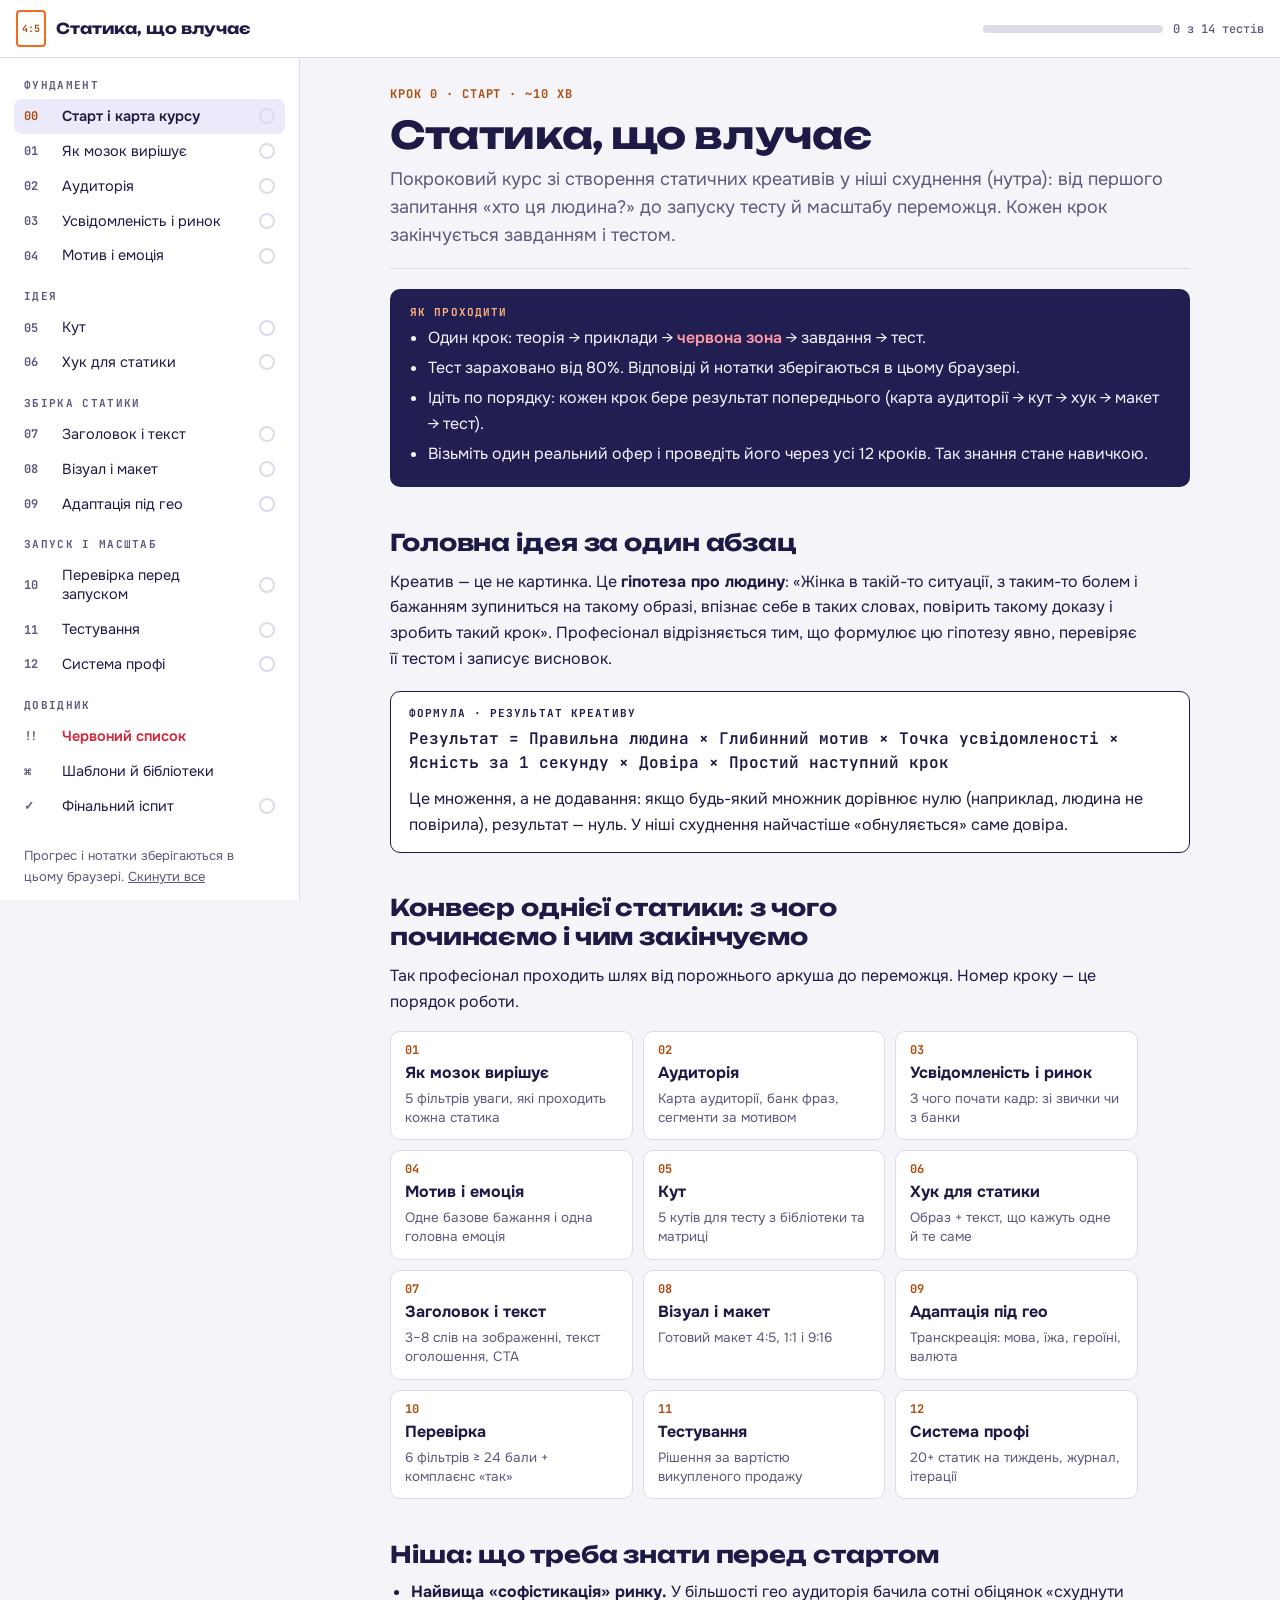
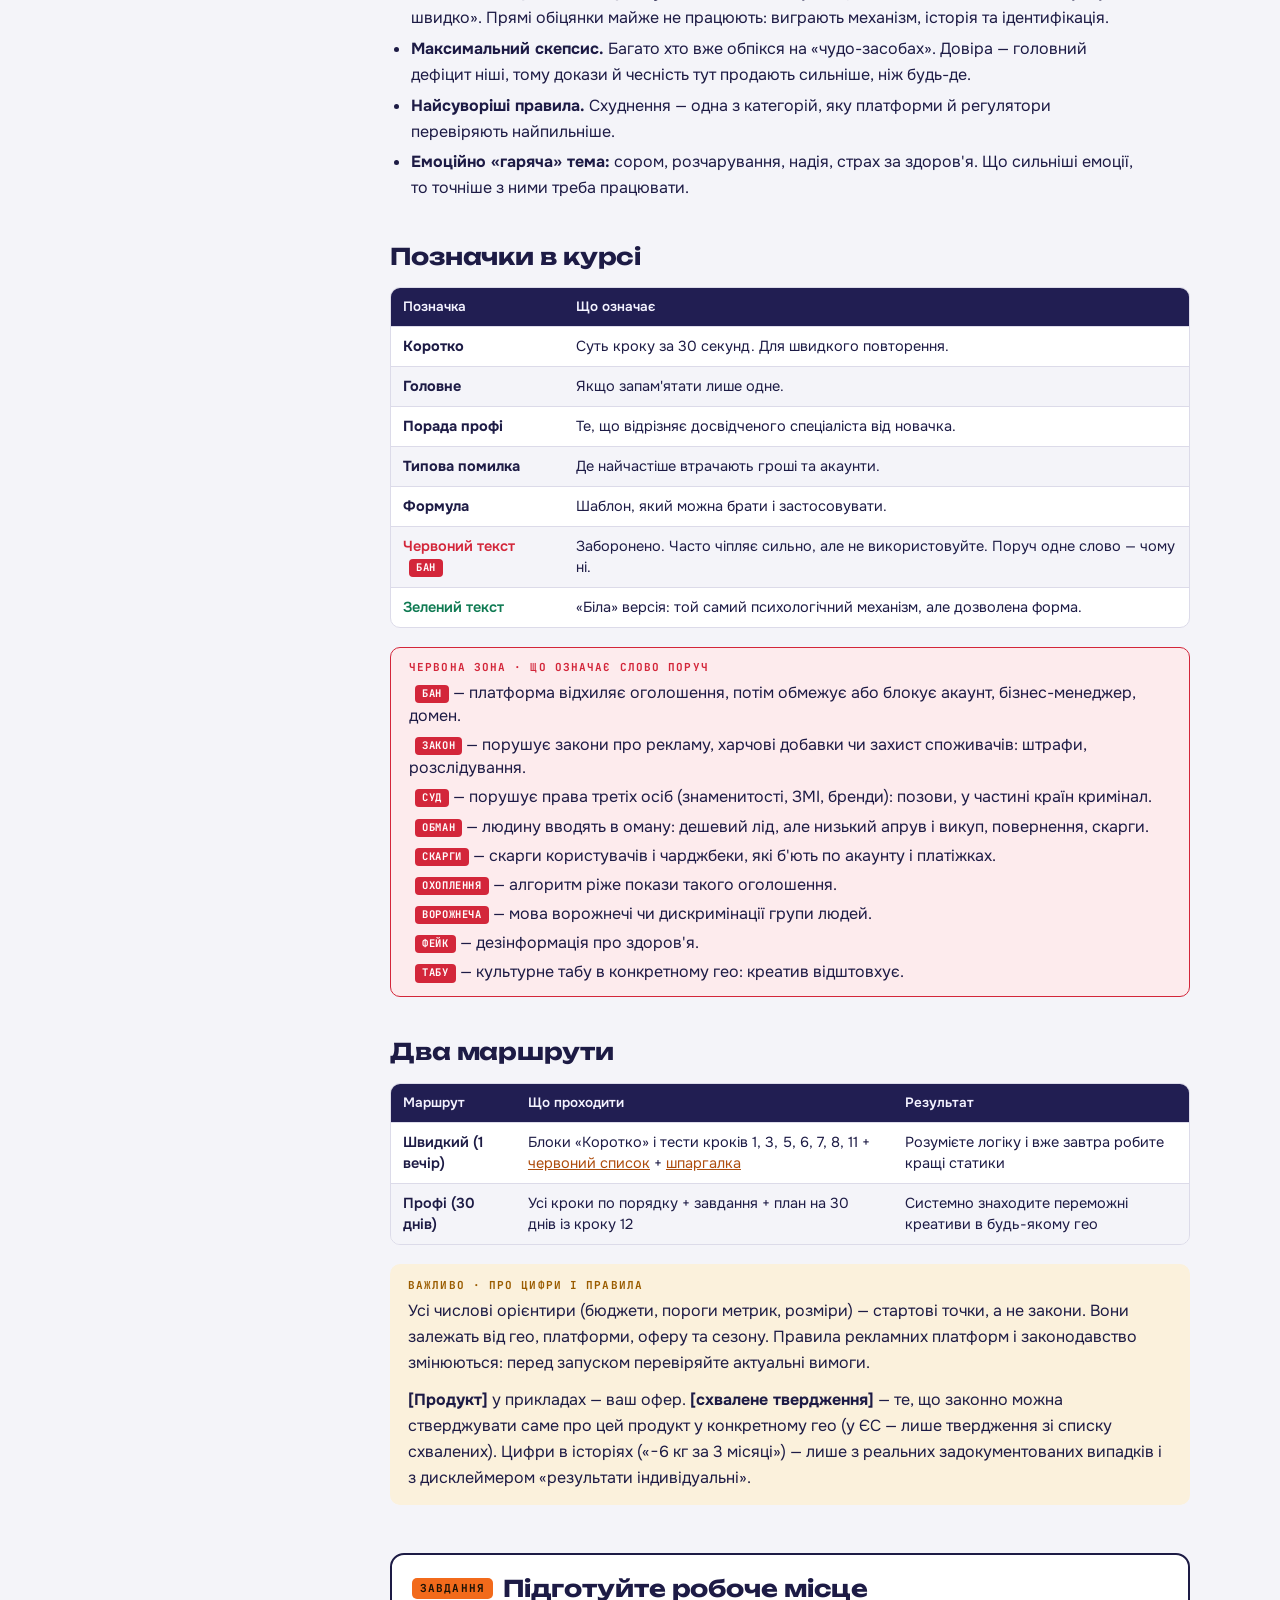
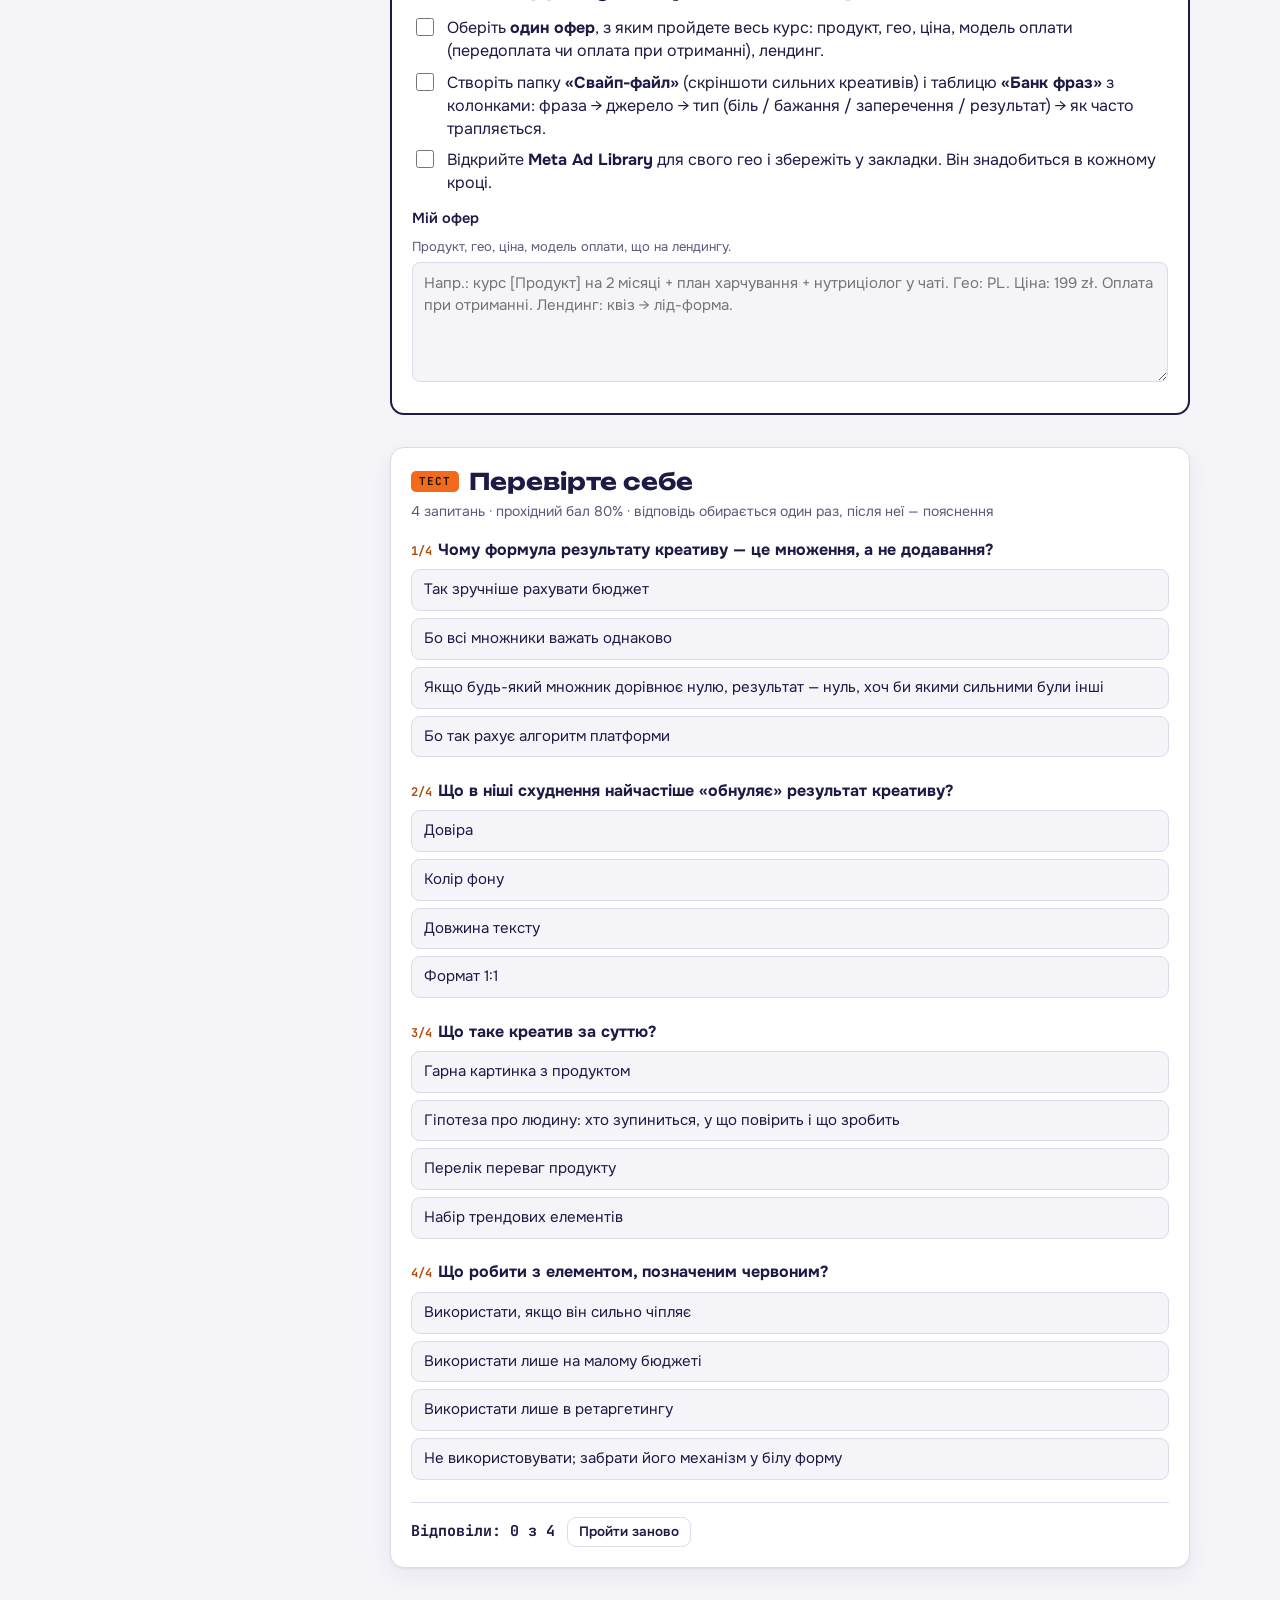
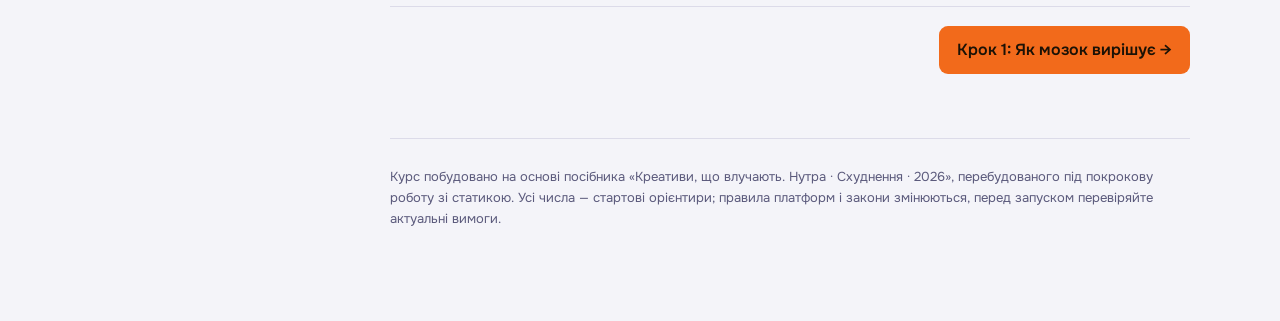
<file: statyka/index.html>
<!doctype html>
<html lang="uk">
<head>
<meta charset="utf-8">
<meta name="viewport" content="width=device-width, initial-scale=1, viewport-fit=cover">
<title>Статика, що влучає</title>
<meta name="claude:viewport-fit-sides" content="cover">
<link rel="preconnect" href="https://fonts.googleapis.com">
<link rel="preconnect" href="https://fonts.gstatic.com" crossorigin>
<link rel="stylesheet" href="https://fonts.googleapis.com/css2?family=Unbounded:wght@500;700&family=Onest:wght@400;500;600;700&family=JetBrains+Mono:wght@500;700&display=swap">
<style>
/* Layout: ліворуч маршрут курсу (конвеєр однієї статики), праворуч колонка уроку.
   Червоний зарезервовано лише для заборон, зелений — для «білих» версій. */
:root{
  --bg:#f4f4f9; --surface:#ffffff; --sunk:#ebebf4; --ink:#1d1b45; --muted:#5b5a7c; --line:#dcdbe9;
  --navy:#211e52; --navy-ink:#f4f3ff;
  --accent:#f26a1b; --accent-ink:#ad4c0c; --accent-soft:#fdeee3;
  --ban:#d3263a; --ban-soft:#fdebed; --ban-ink:#ffffff;
  --ok:#0f7a52; --ok-soft:#e3f4ec;
  --key-soft:#ebeafb; --warn:#9a5c00; --warn-soft:#fbf1dc;
  --shadow:0 1px 2px rgba(29,27,69,.06),0 8px 24px rgba(29,27,69,.06);
  --font-display:"Unbounded","Onest",system-ui,sans-serif;
  --font-body:"Onest",system-ui,-apple-system,"Segoe UI",Roboto,Arial,sans-serif;
  --font-mono:"JetBrains Mono",ui-monospace,SFMono-Regular,Menlo,Consolas,monospace;
  --r:10px;
}
@media (prefers-color-scheme: dark){
  :root:not([data-theme="light"]){
    --bg:#11102a; --surface:#1a1938; --sunk:#151431; --ink:#ebeaf8; --muted:#a6a4c8; --line:#2e2c57;
    --navy:#2b2868; --navy-ink:#f4f3ff;
    --accent:#ff8b42; --accent-ink:#ffa772; --accent-soft:#3a2315;
    --ban:#ff5c6d; --ban-soft:#3a1520; --ban-ink:#2a0008;
    --ok:#45d39b; --ok-soft:#0f2f24;
    --key-soft:#24225a; --warn:#f2b955; --warn-soft:#33270f;
    --shadow:0 1px 2px rgba(0,0,0,.3),0 8px 24px rgba(0,0,0,.25);
    color-scheme:dark;
  }
}
:root[data-theme="dark"]{
  --bg:#11102a; --surface:#1a1938; --sunk:#151431; --ink:#ebeaf8; --muted:#a6a4c8; --line:#2e2c57;
  --navy:#2b2868; --navy-ink:#f4f3ff;
  --accent:#ff8b42; --accent-ink:#ffa772; --accent-soft:#3a2315;
  --ban:#ff5c6d; --ban-soft:#3a1520; --ban-ink:#2a0008;
  --ok:#45d39b; --ok-soft:#0f2f24;
  --key-soft:#24225a; --warn:#f2b955; --warn-soft:#33270f;
  --shadow:0 1px 2px rgba(0,0,0,.3),0 8px 24px rgba(0,0,0,.25);
  color-scheme:dark;
}
[hidden]{display:none!important}
*{box-sizing:border-box}
html{scroll-padding-top:72px}
body{margin:0;background:var(--bg);color:var(--ink);font:400 16px/1.62 var(--font-body);-webkit-font-smoothing:antialiased}
a{color:var(--accent-ink)}
a:focus-visible,button:focus-visible,input:focus-visible,textarea:focus-visible,select:focus-visible,summary:focus-visible{outline:2px solid var(--accent);outline-offset:2px}
h1,h2,h3{text-wrap:balance;line-height:1.2;margin:0}
h1{font:700 clamp(26px,4.2vw,38px)/1.15 var(--font-display);letter-spacing:-.01em}
h2{font:700 clamp(19px,2.6vw,23px)/1.25 var(--font-display);margin-top:2.6rem;letter-spacing:-.005em}
h3{font:700 18px/1.3 var(--font-body);margin-top:1.8rem}
p{margin:.7rem 0}
ul,ol{padding-left:1.3rem;margin:.6rem 0}
li{margin:.3rem 0}
strong{font-weight:700}
code,.mono{font-family:var(--font-mono);font-size:.88em}

/* ---------- top bar ---------- */
.topbar{position:sticky;top:env(safe-area-inset-top,0px);z-index:30;display:flex;align-items:center;gap:14px;
  background:var(--surface);border-bottom:1px solid var(--line);
  padding-block:10px;padding-left:max(16px,env(safe-area-inset-left,0px));padding-right:max(16px,env(safe-area-inset-right,0px))}
.brand{display:flex;align-items:center;gap:10px;color:var(--ink);text-decoration:none;font:700 15px/1.2 var(--font-display);min-width:0;white-space:nowrap;overflow:hidden;text-overflow:ellipsis}
.brand-mark{flex:none;display:inline-grid;place-items:center;width:30px;height:37px;border:2px solid var(--accent);border-radius:4px;font:700 10px/1 var(--font-mono);color:var(--accent-ink)}
.prog{margin-left:auto;display:flex;align-items:center;gap:10px;flex:none}
.prog-track{width:clamp(70px,16vw,180px);height:8px;border-radius:99px;background:var(--line);overflow:hidden}
.prog-fill{height:100%;width:0;background:var(--accent);border-radius:99px;transition:width .4s ease}
.prog-txt{font:500 12px/1 var(--font-mono);color:var(--muted);font-variant-numeric:tabular-nums;white-space:nowrap}
.menu-btn{display:none;flex:none;border:1px solid var(--line);background:var(--sunk);color:var(--ink);border-radius:8px;padding:7px 12px;font:600 14px/1 var(--font-body);cursor:pointer}

/* ---------- layout ---------- */
.layout{display:grid;grid-template-columns:300px minmax(0,1fr);align-items:start}
.sidebar{position:sticky;top:calc(58px + env(safe-area-inset-top,0px));height:calc(100vh - 58px - env(safe-area-inset-top,0px));overflow-y:auto;
  border-right:1px solid var(--line);background:var(--surface);
  padding-block:18px 40px;padding-left:max(14px,env(safe-area-inset-left,0px));padding-right:14px}
.nav-h{font:700 11px/1 var(--font-mono);letter-spacing:.12em;text-transform:uppercase;color:var(--muted);margin:18px 10px 8px}
.nav-group:first-child .nav-h{margin-top:4px}
.sidebar a{display:grid;grid-template-columns:30px minmax(0,1fr) 18px;align-items:center;gap:8px;padding:8px 10px;border-radius:8px;color:var(--ink);text-decoration:none;font-size:14.5px;line-height:1.3}
.sidebar a:hover{background:var(--sunk)}
.sidebar a.active{background:var(--key-soft);font-weight:600}
.sidebar .n{font:700 12px/1 var(--font-mono);color:var(--muted);font-variant-numeric:tabular-nums}
.sidebar a.active .n{color:var(--accent-ink)}
.sidebar .st{width:16px;height:16px;border-radius:50%;border:2px solid var(--line);justify-self:end}
.sidebar a.part .st{border-color:var(--accent);background:linear-gradient(90deg,var(--accent) 50%,transparent 50%)}
.sidebar a.done .st{border-color:var(--ok);background:var(--ok);position:relative}
.sidebar a.done .st::after{content:"";position:absolute;left:4px;top:1px;width:4px;height:8px;border:solid var(--surface);border-width:0 2px 2px 0;transform:rotate(45deg)}
.sidebar a.red .t{color:var(--ban);font-weight:600}
.reset-all{margin:22px 10px 0;font-size:13px;color:var(--muted)}
.reset-all button{background:none;border:0;padding:0;color:var(--muted);text-decoration:underline;cursor:pointer;font:inherit}

.main{min-width:0;padding-block:28px 80px;padding-left:max(16px,env(safe-area-inset-left,0px));padding-right:max(16px,env(safe-area-inset-right,0px))}
.lesson{max-width:800px;margin:0 auto}
.l-head{display:grid;gap:10px;padding-bottom:18px;border-bottom:1px solid var(--line);margin-bottom:20px}
.eyebrow{margin:0;font:700 12px/1.4 var(--font-mono);letter-spacing:.08em;text-transform:uppercase;color:var(--accent-ink)}
.lead{font-size:18px;line-height:1.55;color:var(--muted);margin:0;max-width:65ch}
.passed-badge{justify-self:start;font:700 12px/1 var(--font-mono);padding:6px 10px;border-radius:99px;background:var(--ok-soft);color:var(--ok)}
.lesson > p,.lesson > ul,.lesson > ol{max-width:68ch}

/* ---------- boxes ---------- */
.lbl{margin:0 0 6px;font:700 11px/1.3 var(--font-mono);letter-spacing:.1em;text-transform:uppercase}
.box{border-radius:var(--r);padding:14px 18px;margin:1.2rem 0}
.box > :last-child{margin-bottom:0}
.box > p.lbl + p{margin-top:0}
.box.key{background:var(--key-soft)} .box.key .lbl{color:var(--ink)}
.box.pro{background:var(--ok-soft)} .box.pro .lbl{color:var(--ok)}
.box.err{background:var(--warn-soft)} .box.err .lbl{color:var(--warn)}
.box.ex{background:var(--surface);border:1px solid var(--line)} .box.ex .lbl{color:var(--muted)}
.box.f{background:var(--surface);border:1.5px solid var(--ink)} .box.f .lbl{color:var(--ink)}
.formula{font:600 16px/1.5 var(--font-mono);margin:.2rem 0 .5rem}
.tldr{background:var(--navy);color:var(--navy-ink);border-radius:var(--r);padding:16px 20px;margin:0 0 1.4rem}
.tldr .lbl{color:#ffb27f}
.tldr ul{margin:0;padding-left:1.1rem}
.tldr li{margin:.25rem 0}
.tldr .ban{color:#ff9aa5}

/* ---------- bans ---------- */
.ban{color:var(--ban);font-weight:600}
.why{display:inline-block;vertical-align:1px;margin-left:6px;padding:2px 7px 3px;border-radius:4px;background:var(--ban);color:var(--ban-ink);font:700 10.5px/1.25 var(--font-mono);letter-spacing:.06em;text-transform:uppercase;white-space:nowrap}
.white{color:var(--ok);font-weight:600}
.banbox{border:1.5px solid var(--ban);background:var(--ban-soft);border-radius:var(--r);padding:12px 18px;margin:1.2rem 0}
.banbox .lbl{color:var(--ban)}
.bans{list-style:none;padding:0;margin:0;display:grid;gap:6px}
.bans li{margin:0;line-height:1.45}
.bans .hint{display:block;color:var(--muted);font-size:13.5px;font-weight:400}

/* ---------- tables ---------- */
.tbl{overflow-x:auto;margin:1rem 0 1.2rem;border:1px solid var(--line);border-radius:var(--r);background:var(--surface)}
table{border-collapse:collapse;width:100%;font-size:14.5px;line-height:1.45}
th,td{padding:9px 12px;text-align:left;vertical-align:top;border-bottom:1px solid var(--line)}
th{background:var(--navy);color:var(--navy-ink);font-weight:600;font-size:13.5px}
tr:last-child td{border-bottom:0}
tbody tr:nth-child(even) td{background:color-mix(in srgb,var(--sunk) 55%,transparent)}
td:first-child{font-weight:600}
.tbl.wide table{min-width:640px}
.tbl.plain td:first-child{font-weight:400}
td.ban-cell{color:var(--ban);font-weight:600}
td.ok-cell{color:var(--ok);font-weight:600}
.num{font-variant-numeric:tabular-nums;font-family:var(--font-mono);font-size:13px}

/* ---------- pipeline ---------- */
.pipe{list-style:none;padding:0;margin:1rem 0;display:grid;grid-template-columns:repeat(auto-fill,minmax(220px,1fr));gap:10px;counter-reset:p}
.pipe li{margin:0;background:var(--surface);border:1px solid var(--line);border-radius:var(--r);padding:12px 14px;display:grid;gap:4px;align-content:start}
.pipe a{color:var(--ink);text-decoration:none;font-weight:700}
.pipe a:hover{color:var(--accent-ink)}
.pipe .pn{font:700 12px/1 var(--font-mono);color:var(--accent-ink)}
.pipe .po{font-size:13.5px;color:var(--muted);line-height:1.4}

/* ---------- hierarchy bars ---------- */
.bars{display:grid;gap:7px;margin:1rem 0}
.bar{display:flex;align-items:center;gap:12px;font-size:14px}
.bar span:first-child{flex:none;padding:7px 12px;border-radius:6px;background:var(--navy);color:var(--navy-ink);font:700 12px/1 var(--font-mono);letter-spacing:.06em}
.bar span:last-child{color:var(--muted)}

/* ---------- task ---------- */
.task{margin-top:3rem;border:2px solid var(--ink);border-radius:14px;padding:4px 20px 18px;background:var(--surface)}
.task h2{margin-top:1rem;display:flex;align-items:center;gap:10px;flex-wrap:wrap}
.task h2 .tag,.quiz-h .tag{font:700 11px/1 var(--font-mono);letter-spacing:.1em;text-transform:uppercase;padding:5px 8px;border-radius:5px;background:var(--accent);color:#1b1206}
.checks{list-style:none;padding:0;margin:.8rem 0;display:grid;gap:8px}
.checks li{margin:0}
.checks label{display:flex;gap:10px;align-items:flex-start;cursor:pointer;line-height:1.45}
.checks input{flex:none;width:18px;height:18px;margin-top:2px;accent-color:var(--ok)}
.checks input:checked + span{color:var(--muted);text-decoration:line-through;text-decoration-color:var(--ok)}
textarea,input[type=text],input[type=number],select{font:400 15px/1.5 var(--font-body);color:var(--ink);background:var(--bg);border:1px solid var(--line);border-radius:8px;padding:9px 11px;width:100%}
textarea{min-height:120px;resize:vertical}
.field{display:grid;gap:5px;margin:.8rem 0}
.field > span{font-weight:600;font-size:14.5px}
.field small{color:var(--muted);font-size:13px}
.saved-note{font:500 12px/1 var(--font-mono);color:var(--muted)}
details{border:1px solid var(--line);border-radius:var(--r);padding:10px 14px;margin:1rem 0;background:var(--bg)}
details > summary{cursor:pointer;font-weight:700;color:var(--accent-ink)}
details[open] > summary{margin-bottom:8px}
details > :last-child{margin-bottom:0}

/* ---------- quiz ---------- */
.quiz{margin-top:2rem;border-radius:14px;background:var(--surface);border:1px solid var(--line);padding:6px 20px 20px;box-shadow:var(--shadow)}
.quiz-h{display:flex;align-items:center;gap:10px;flex-wrap:wrap;margin:14px 0 4px}
.quiz-h h2{margin:0}
.quiz-sub{color:var(--muted);font-size:14px;margin:.2rem 0 1rem}
.q{border:0;padding:0;margin:0 0 1.4rem}
.q legend{font-weight:700;padding:0;margin-bottom:8px;line-height:1.4}
.q legend .qn{font:700 12px/1 var(--font-mono);color:var(--accent-ink);margin-right:6px}
.opts{display:grid;gap:7px}
.opt{display:block;width:100%;text-align:left;font:400 15px/1.45 var(--font-body);color:var(--ink);background:var(--bg);border:1.5px solid var(--line);border-radius:9px;padding:9px 12px;cursor:pointer}
.opt:hover:not([disabled]){border-color:var(--ink)}
.opt[disabled]{cursor:default}
.opt.right{border-color:var(--ok);background:var(--ok-soft);color:var(--ink);font-weight:600}
.opt.wrong{border-color:var(--ban);background:var(--ban-soft);color:var(--ink)}
.expl{margin:8px 0 0;font-size:14.5px;padding:9px 12px;border-radius:8px;background:var(--sunk)}
.expl b{font-weight:700}
.quiz-foot{display:flex;align-items:center;gap:12px;flex-wrap:wrap;border-top:1px solid var(--line);padding-top:14px}
.score{font:700 15px/1.3 var(--font-mono)}
.score.pass{color:var(--ok)} .score.fail{color:var(--ban)}
.btn{display:inline-flex;align-items:center;gap:6px;border:0;border-radius:9px;padding:10px 16px;font:600 15px/1 var(--font-body);cursor:pointer;text-decoration:none;background:var(--ink);color:var(--bg)}
.btn.ghost{background:transparent;color:var(--ink);border:1.5px solid var(--line)}
.btn.small{padding:7px 11px;font-size:13.5px}
.btn.acc{background:var(--accent);color:#1b1206}

/* ---------- pager ---------- */
.pager{display:flex;justify-content:space-between;gap:12px;flex-wrap:wrap;margin-top:2.4rem;padding-top:1.2rem;border-top:1px solid var(--line)}
.pager a{text-decoration:none;font-weight:600;color:var(--muted);padding:10px 0}
.pager a.next{margin-left:auto;background:var(--accent);color:#1b1206;padding:11px 18px;border-radius:9px}

/* ---------- tools (calculators) ---------- */
.tool{border:1px solid var(--line);background:var(--surface);border-radius:14px;padding:16px 18px;margin:1.4rem 0}
.tool h3{margin-top:0}
.tool .grid{display:grid;grid-template-columns:repeat(auto-fit,minmax(150px,1fr));gap:10px;align-items:end}
.tool label{display:grid;gap:4px;font-size:13.5px;font-weight:600;color:var(--muted)}
.out{margin-top:12px;padding:12px 14px;border-radius:9px;background:var(--sunk);font-size:15px}
.out .big{font:700 22px/1.2 var(--font-mono);font-variant-numeric:tabular-nums}
.verdict-ok{color:var(--ok);font-weight:700} .verdict-mid{color:var(--warn);font-weight:700} .verdict-bad{color:var(--ban);font-weight:700}
.scorer-row{display:grid;grid-template-columns:minmax(0,1fr) 150px;gap:10px;align-items:center;padding:7px 0;border-bottom:1px solid var(--line)}
.scorer-row:last-child{border-bottom:0}
.scorer-row b{display:block;font-size:14.5px}
.scorer-row small{color:var(--muted);font-size:13px}
.chips{display:flex;flex-wrap:wrap;gap:6px;margin:.6rem 0}
.chip{border:1.5px solid var(--line);background:var(--surface);color:var(--ink);border-radius:99px;padding:5px 11px;font:500 13.5px/1.2 var(--font-body);cursor:pointer}
.chip[aria-pressed="true"]{background:var(--ink);color:var(--bg);border-color:var(--ink)}
.search{max-width:360px}
.copy-fallback{margin-top:8px;font-family:var(--font-mono);font-size:12.5px;min-height:90px}
.jr td{padding:4px}
.jr input{padding:6px 7px;font-size:13.5px;min-width:90px}
.jr td:first-child{font-weight:400}
.jr .ex-row input{color:var(--muted);font-style:italic}

/* ---------- static mockups ---------- */
.gallery{display:grid;grid-template-columns:repeat(auto-fill,minmax(210px,1fr));gap:18px;margin:1.2rem 0}
.gallery figure{margin:0;display:grid;gap:8px;align-content:start}
.gallery figcaption{font-size:13.5px;line-height:1.45;color:var(--muted)}
.gallery figcaption b{color:var(--ink);display:block;font-size:14.5px}
.mock{position:relative;width:100%;max-width:100%;aspect-ratio:4/5;border-radius:8px;overflow:hidden;box-shadow:var(--shadow);font-family:var(--font-body);line-height:1.25;color:#1d1b45;background:#fff;isolation:isolate}
.mock .tag-ad{position:absolute;right:6px;bottom:6px;font:700 9px/1 var(--font-mono);letter-spacing:.06em;background:rgba(0,0,0,.55);color:#fff;padding:3px 5px;border-radius:3px}
.m-note{background:#fffbea;padding:12% 9% 0}
.m-note .bar1{position:absolute;left:0;right:0;top:0;height:9%;display:flex;align-items:center;padding:0 7%;font:600 11px/1 var(--font-body);color:#c58f00;background:#fff6d1}
.m-note h4{margin:6% 0 4%;font:700 clamp(18px,5.4vw,26px)/1.1 var(--font-body);color:#1f1d1a}
.m-note ul{list-style:none;padding:0;margin:0;display:grid;gap:7px;font-size:13px;color:#2b2925}
.m-note li{margin:0;display:flex;gap:7px}
.m-note li::before{content:"";flex:none;width:12px;height:12px;border:1.5px solid #c58f00;border-radius:3px;margin-top:1px}
.m-note .foot{position:absolute;left:9%;right:9%;bottom:8%;font:700 15px/1.2 var(--font-body);color:#1f1d1a;background:#ffd84d;padding:8px 10px;border-radius:4px}
.m-split{display:grid;grid-template-columns:1fr 1fr;background:#f3efe8}
.m-split .half{position:relative;display:grid;place-items:center;padding-top:22%}
.m-split .half:first-child{background:#e9e2d6}
.m-split .cap{position:absolute;top:8%;left:0;right:0;text-align:center;font:700 12px/1.2 var(--font-body);color:#3a3328}
.plate{width:78%;aspect-ratio:1;border-radius:50%;border:7px solid #fff;box-shadow:0 4px 10px rgba(0,0,0,.18)}
.plate.then{background:conic-gradient(#e7c27d 0 62%,#9c5a26 62% 88%,#7dbb5e 88%)}
.plate.now{background:conic-gradient(#6fb552 0 50%,#e9a14a 50% 75%,#d9c3a0 75%)}
.m-split .band{position:absolute;left:0;right:0;bottom:15%;margin:0 7%;background:#1d1b45;color:#fff;text-align:center;font:700 16px/1.2 var(--font-body);padding:9px 8px;border-radius:5px}
.m-split .proof{position:absolute;left:0;right:0;bottom:6%;text-align:center;font-size:10.5px;color:#3a3328}
.m-comment{background:linear-gradient(160deg,#f6d9b8,#e6b98f 55%,#cf9468)}
.m-comment .bubble{position:absolute;left:7%;right:12%;top:8%;background:#fff;border-radius:12px;padding:9px 11px;font-size:12.5px;box-shadow:0 3px 10px rgba(0,0,0,.15);display:flex;gap:8px;align-items:flex-start}
.m-comment .ava{flex:none;width:24px;height:24px;border-radius:50%;background:#b98a6e}
.m-comment .bubble b{display:block;font-size:11px;color:#6b6460}
.m-comment .say{position:absolute;left:7%;right:7%;top:28%;font:700 18px/1.15 var(--font-body);color:#2a1b10}
.m-comment .plate{position:absolute;width:44%;left:28%;bottom:8%}
.m-list{background:#1d1b45;color:#fff;padding:11% 9%}
.m-list h4{margin:0 0 9%;font:700 clamp(17px,5vw,23px)/1.15 var(--font-body)}
.m-list ol{list-style:none;padding:0;margin:0;display:grid;gap:10px;counter-reset:m}
.m-list li{margin:0;display:flex;gap:10px;align-items:center;font-size:14px;counter-increment:m}
.m-list li::before{content:counter(m);flex:none;width:26px;height:26px;border-radius:50%;background:#f26a1b;color:#1d1b45;display:grid;place-items:center;font:700 13px/1 var(--font-mono)}
.m-list .foot{position:absolute;left:9%;right:9%;bottom:7%;font-size:11px;color:#c9c7ef}
.m-quiz{background:#e5f3ec;padding:10% 8%}
.m-quiz h4{margin:0 0 7%;font:700 clamp(17px,5vw,22px)/1.15 var(--font-body);color:#123b2b}
.m-quiz .o{background:#fff;border:1.5px solid #9fd0b8;border-radius:7px;padding:7px 9px;font-size:12.5px;margin-bottom:6px;color:#123b2b}
.m-quiz .o b{color:#0f7a52;margin-right:5px}
.m-quiz .foot{position:absolute;left:8%;right:8%;bottom:6%;background:#0f7a52;color:#fff;text-align:center;font:700 13px/1.2 var(--font-body);padding:8px;border-radius:6px}
.m-quote{background:#fff;padding:11% 9%}
.m-quote .qm{font:700 64px/0.7 Georgia,serif;color:#f26a1b}
.m-quote p{margin:4% 0 0;font:600 clamp(16px,4.6vw,20px)/1.3 var(--font-body);color:#1d1b45}
.m-quote .who{position:absolute;left:9%;right:9%;bottom:8%;display:flex;gap:9px;align-items:center;font-size:11.5px;color:#4b4a6a}
.m-quote .who i{flex:none;width:34px;height:34px;border-radius:50%;background:#d7d4ee}
.m-bad{background:#fff200;outline:3px solid var(--ban);outline-offset:-3px}
.m-bad .shout{position:absolute;left:5%;right:5%;top:5%;font:800 clamp(18px,5.4vw,26px)/1 Impact,Arial Black,sans-serif;color:#e00000;text-align:center;text-transform:uppercase}
.m-bad .jar{position:absolute;left:8%;top:28%;width:28%;height:38%;border-radius:10px 10px 6px 6px;background:linear-gradient(#2a8c3a 0 22%,#f5f5f5 22%)}
.m-bad .doc{position:absolute;right:8%;top:28%;width:36%;height:38%;border-radius:50% 50% 8px 8px;background:#eaf2fb;border:2px solid #9ab}
.m-bad .doc::after{content:"«ЛІКАР»";position:absolute;left:0;right:0;bottom:8px;text-align:center;font:700 9px/1 var(--font-mono);color:#456}
.m-bad .play{position:absolute;left:50%;top:44%;width:44px;height:44px;margin-left:-22px;border-radius:50%;background:rgba(0,0,0,.6)}
.m-bad .play::after{content:"";position:absolute;left:17px;top:12px;border-left:14px solid #fff;border-top:10px solid transparent;border-bottom:10px solid transparent}
.m-bad .left{position:absolute;left:5%;right:5%;bottom:6%;background:#e00000;color:#fff;font:700 12px/1.2 var(--font-body);text-align:center;padding:6px;border-radius:4px}
.bad-cap b{color:var(--ban)!important}

/* anatomy */
.anat{display:grid;grid-template-columns:minmax(0,320px) minmax(0,1fr);gap:22px;align-items:start;margin:1.2rem 0}
.anat-ctrl{display:flex;flex-wrap:wrap;gap:6px;margin-bottom:10px}
.anat-stage{display:grid;place-items:center;background:var(--sunk);border-radius:12px;padding:16px;min-height:200px}
.am{position:relative;width:100%;max-width:260px;aspect-ratio:4/5;background:#f3efe8;border-radius:6px;overflow:hidden;box-shadow:var(--shadow);transition:transform .35s ease;transform-origin:center}
.am.r11{aspect-ratio:1/1}
.am.r916{aspect-ratio:9/16;max-width:200px}
.am.thumb{transform:scale(.2)}
.am .z-hook{position:absolute;left:7%;right:7%;top:8%;font:700 18px/1.15 var(--font-body);color:#1d1b45;background:#fff;padding:7px 9px;border-radius:5px;text-align:center}
.am .z-vis{position:absolute;left:50%;top:54%;width:56%;transform:translate(-50%,-50%)}
.am .z-vis .plate{width:100%}
.am .z-proof{position:absolute;left:7%;right:7%;bottom:7%;font-size:10.5px;line-height:1.25;color:#3a3328;text-align:center;background:rgba(255,255,255,.8);padding:4px;border-radius:4px}
.am .z-logo{position:absolute;right:5%;bottom:2.2%;font:700 9px/1 var(--font-mono);color:#1d1b45;background:#fff;border-radius:3px;padding:3px 5px}
.am.r11 .z-hook{top:6%;font-size:16px}
.am.r11 .z-vis{width:44%}
.am.r11 .z-proof{bottom:8%}
.am.r916 .z-hook{top:16.5%;font-size:13px;padding:5px 7px}
.am.r916 .z-vis{top:44%;width:40%}
.am.r916 .z-proof{bottom:34.5%;font-size:9.5px}
.am.r916 .z-logo{display:none}
.am .safe{position:absolute;left:0;right:0;background:repeating-linear-gradient(45deg,rgba(211,38,58,.28) 0 6px,rgba(211,38,58,.12) 6px 12px);display:none;align-items:center;justify-content:center;font:700 9px/1.2 var(--font-mono);color:#7a0010;text-align:center}
.am.r916 .safe{display:flex}
.am .safe.top{top:0;height:15%}
.am .safe.bot{bottom:0;height:33%}
.am.zones .z-hook,.am.zones .z-vis,.am.zones .z-proof,.am.zones .z-logo{outline:2px dashed #f26a1b;outline-offset:2px}
.zone-key{list-style:none;padding:0;margin:0;display:grid;gap:10px}
.zone-key li{margin:0;display:grid;grid-template-columns:auto 1fr;gap:10px;align-items:start}
.zone-key .k{font:700 11px/1 var(--font-mono);padding:5px 7px;border-radius:4px;background:var(--accent-soft);color:var(--accent-ink);white-space:nowrap}

.footer{max-width:800px;margin:4rem auto 0;color:var(--muted);font-size:13px;border-top:1px solid var(--line);padding-top:16px}

/* ---------- responsive ---------- */
@media (max-width: 960px){
  .layout{grid-template-columns:minmax(0,1fr)}
  .menu-btn{display:inline-block}
  .sidebar{position:fixed;z-index:40;left:0;top:calc(57px + env(safe-area-inset-top,0px));bottom:0;height:auto;width:min(340px,88vw);transform:translateX(-102%);transition:transform .25s ease;box-shadow:var(--shadow)}
  body.nav-open .sidebar{transform:none}
  body.nav-open .scrim{display:block}
  .anat{grid-template-columns:minmax(0,1fr)}
}
.scrim{display:none;position:fixed;inset:0;z-index:35;background:rgba(10,8,30,.45)}
@media (max-width: 520px){
  .brand{font-size:13px}
  .prog-track{display:none}
  .lead{font-size:16.5px}
  .task,.quiz{padding-left:14px;padding-right:14px}
  .scorer-row{grid-template-columns:minmax(0,1fr)}
}
@media (prefers-reduced-motion: reduce){
  *{transition:none!important;animation:none!important}
}
</style>
</head>
<body>

<header class="topbar">
  <button class="menu-btn" id="menuBtn" type="button" aria-controls="sidebar" aria-expanded="false">Зміст</button>
  <a class="brand" href="#start"><span class="brand-mark" aria-hidden="true">4:5</span><span>Статика, що влучає</span></a>
  <div class="prog" title="Пройдені тести">
    <div class="prog-track"><div class="prog-fill" id="progFill"></div></div>
    <span class="prog-txt" id="progTxt">0 з 14 тестів</span>
  </div>
</header>
<div class="scrim" id="scrim"></div>
<div class="layout">
<nav class="sidebar" id="sidebar" aria-label="Кроки курсу">
  <div class="nav-group">
    <p class="nav-h">Фундамент</p>
    <a href="#start" data-step="start"><span class="n">00</span><span class="t">Старт і карта курсу</span><span class="st"></span></a>
    <a href="#k1" data-step="k1"><span class="n">01</span><span class="t">Як мозок вирішує</span><span class="st"></span></a>
    <a href="#k2" data-step="k2"><span class="n">02</span><span class="t">Аудиторія</span><span class="st"></span></a>
    <a href="#k3" data-step="k3"><span class="n">03</span><span class="t">Усвідомленість і ринок</span><span class="st"></span></a>
    <a href="#k4" data-step="k4"><span class="n">04</span><span class="t">Мотив і емоція</span><span class="st"></span></a>
  </div>
  <div class="nav-group">
    <p class="nav-h">Ідея</p>
    <a href="#k5" data-step="k5"><span class="n">05</span><span class="t">Кут</span><span class="st"></span></a>
    <a href="#k6" data-step="k6"><span class="n">06</span><span class="t">Хук для статики</span><span class="st"></span></a>
  </div>
  <div class="nav-group">
    <p class="nav-h">Збірка статики</p>
    <a href="#k7" data-step="k7"><span class="n">07</span><span class="t">Заголовок і текст</span><span class="st"></span></a>
    <a href="#k8" data-step="k8"><span class="n">08</span><span class="t">Візуал і макет</span><span class="st"></span></a>
    <a href="#k9" data-step="k9"><span class="n">09</span><span class="t">Адаптація під гео</span><span class="st"></span></a>
  </div>
  <div class="nav-group">
    <p class="nav-h">Запуск і масштаб</p>
    <a href="#k10" data-step="k10"><span class="n">10</span><span class="t">Перевірка перед запуском</span><span class="st"></span></a>
    <a href="#k11" data-step="k11"><span class="n">11</span><span class="t">Тестування</span><span class="st"></span></a>
    <a href="#k12" data-step="k12"><span class="n">12</span><span class="t">Система профі</span><span class="st"></span></a>
  </div>
  <div class="nav-group">
    <p class="nav-h">Довідник</p>
    <a href="#red" data-step="red" class="red"><span class="n">!!</span><span class="t">Червоний список</span><span class="st" style="visibility:hidden"></span></a>
    <a href="#tools" data-step="tools"><span class="n">⌘</span><span class="t">Шаблони й бібліотеки</span><span class="st" style="visibility:hidden"></span></a>
    <a href="#exam" data-step="exam"><span class="n">✓</span><span class="t">Фінальний іспит</span><span class="st"></span></a>
  </div>
  <p class="reset-all">Прогрес і нотатки зберігаються в цьому браузері. <button type="button" id="resetAll">Скинути все</button></p>
  <p class="reset-all" id="resetConfirm" hidden>Точно стерти всі відповіді й нотатки? <button type="button" id="resetYes">Так, стерти</button> · <button type="button" id="resetNo">Ні</button></p>
</nav>
<main class="main" id="main">

<!-- ================= СТАРТ ================= -->
<section class="lesson" id="start">
  <header class="l-head">
    <p class="eyebrow">Крок 0 · Старт · ~10 хв</p>
    <h1>Статика, що влучає</h1>
    <p class="lead">Покроковий курс зі створення статичних креативів у ніші схуднення (нутра): від першого запитання «хто ця людина?» до запуску тесту й масштабу переможця. Кожен крок закінчується завданням і тестом.</p>
    <span class="passed-badge" data-badge="start" hidden>Тест пройдено</span>
  </header>

  <div class="tldr">
    <p class="lbl">Як проходити</p>
    <ul>
      <li>Один крок: теорія → приклади → <span class="ban">червона зона</span> → завдання → тест.</li>
      <li>Тест зараховано від 80%. Відповіді й нотатки зберігаються в цьому браузері.</li>
      <li>Ідіть по порядку: кожен крок бере результат попереднього (карта аудиторії → кут → хук → макет → тест).</li>
      <li>Візьміть один реальний офер і проведіть його через усі 12 кроків. Так знання стане навичкою.</li>
    </ul>
  </div>

  <h2>Головна ідея за один абзац</h2>
  <p>Креатив — це не картинка. Це <strong>гіпотеза про людину</strong>: «Жінка в такій-то ситуації, з таким-то болем і бажанням зупиниться на такому образі, впізнає себе в таких словах, повірить такому доказу і зробить такий крок». Професіонал відрізняється тим, що формулює цю гіпотезу явно, перевіряє її тестом і записує висновок.</p>

  <div class="box f">
    <p class="lbl">Формула · результат креативу</p>
    <p class="formula">Результат = Правильна людина × Глибинний мотив × Точка усвідомленості × Ясність за 1 секунду × Довіра × Простий наступний крок</p>
    <p>Це множення, а не додавання: якщо будь-який множник дорівнює нулю (наприклад, людина не повірила), результат — нуль. У ніші схуднення найчастіше «обнуляється» саме довіра.</p>
  </div>

  <h2>Конвеєр однієї статики: з чого починаємо і чим закінчуємо</h2>
  <p>Так професіонал проходить шлях від порожнього аркуша до переможця. Номер кроку — це порядок роботи.</p>
  <ol class="pipe">
    <li><span class="pn">01</span><a href="#k1">Як мозок вирішує</a><span class="po">5 фільтрів уваги, які проходить кожна статика</span></li>
    <li><span class="pn">02</span><a href="#k2">Аудиторія</a><span class="po">Карта аудиторії, банк фраз, сегменти за мотивом</span></li>
    <li><span class="pn">03</span><a href="#k3">Усвідомленість і ринок</a><span class="po">З чого почати кадр: зі звички чи з банки</span></li>
    <li><span class="pn">04</span><a href="#k4">Мотив і емоція</a><span class="po">Одне базове бажання і одна головна емоція</span></li>
    <li><span class="pn">05</span><a href="#k5">Кут</a><span class="po">5 кутів для тесту з бібліотеки та матриці</span></li>
    <li><span class="pn">06</span><a href="#k6">Хук для статики</a><span class="po">Образ + текст, що кажуть одне й те саме</span></li>
    <li><span class="pn">07</span><a href="#k7">Заголовок і текст</a><span class="po">3–8 слів на зображенні, текст оголошення, CTA</span></li>
    <li><span class="pn">08</span><a href="#k8">Візуал і макет</a><span class="po">Готовий макет 4:5, 1:1 і 9:16</span></li>
    <li><span class="pn">09</span><a href="#k9">Адаптація під гео</a><span class="po">Транскреація: мова, їжа, героїні, валюта</span></li>
    <li><span class="pn">10</span><a href="#k10">Перевірка</a><span class="po">6 фільтрів ≥ 24 бали + комплаєнс «так»</span></li>
    <li><span class="pn">11</span><a href="#k11">Тестування</a><span class="po">Рішення за вартістю викупленого продажу</span></li>
    <li><span class="pn">12</span><a href="#k12">Система профі</a><span class="po">20+ статик на тиждень, журнал, ітерації</span></li>
  </ol>

  <h2>Ніша: що треба знати перед стартом</h2>
  <ul>
    <li><strong>Найвища «софістикація» ринку.</strong> У більшості гео аудиторія бачила сотні обіцянок «схуднути швидко». Прямі обіцянки майже не працюють: виграють механізм, історія та ідентифікація.</li>
    <li><strong>Максимальний скепсис.</strong> Багато хто вже обпікся на «чудо-засобах». Довіра — головний дефіцит ніші, тому докази й чесність тут продають сильніше, ніж будь-де.</li>
    <li><strong>Найсуворіші правила.</strong> Схуднення — одна з категорій, яку платформи й регулятори перевіряють найпильніше.</li>
    <li><strong>Емоційно «гаряча» тема:</strong> сором, розчарування, надія, страх за здоров'я. Що сильніші емоції, то точніше з ними треба працювати.</li>
  </ul>

  <h2>Позначки в курсі</h2>
  <div class="tbl plain"><table>
    <thead><tr><th>Позначка</th><th>Що означає</th></tr></thead>
    <tbody>
      <tr><td><b>Коротко</b></td><td>Суть кроку за 30 секунд. Для швидкого повторення.</td></tr>
      <tr><td><b>Головне</b></td><td>Якщо запам'ятати лише одне.</td></tr>
      <tr><td><b>Порада профі</b></td><td>Те, що відрізняє досвідченого спеціаліста від новачка.</td></tr>
      <tr><td><b>Типова помилка</b></td><td>Де найчастіше втрачають гроші та акаунти.</td></tr>
      <tr><td><b>Формула</b></td><td>Шаблон, який можна брати і застосовувати.</td></tr>
      <tr><td><span class="ban">Червоний текст</span><b class="why">Бан</b></td><td>Заборонено. Часто чіпляє сильно, але не використовуйте. Поруч одне слово — чому ні.</td></tr>
      <tr><td><span class="white">Зелений текст</span></td><td>«Біла» версія: той самий психологічний механізм, але дозволена форма.</td></tr>
    </tbody>
  </table></div>

  <div class="banbox">
    <p class="lbl">Червона зона · що означає слово поруч</p>
    <ul class="bans">
      <li><b class="why">Бан</b> — платформа відхиляє оголошення, потім обмежує або блокує акаунт, бізнес-менеджер, домен.</li>
      <li><b class="why">Закон</b> — порушує закони про рекламу, харчові добавки чи захист споживачів: штрафи, розслідування.</li>
      <li><b class="why">Суд</b> — порушує права третіх осіб (знаменитості, ЗМІ, бренди): позови, у частині країн кримінал.</li>
      <li><b class="why">Обман</b> — людину вводять в оману: дешевий лід, але низький апрув і викуп, повернення, скарги.</li>
      <li><b class="why">Скарги</b> — скарги користувачів і чарджбеки, які б'ють по акаунту і платіжках.</li>
      <li><b class="why">Охоплення</b> — алгоритм ріже покази такого оголошення.</li>
      <li><b class="why">Ворожнеча</b> — мова ворожнечі чи дискримінації групи людей.</li>
      <li><b class="why">Фейк</b> — дезінформація про здоров'я.</li>
      <li><b class="why">Табу</b> — культурне табу в конкретному гео: креатив відштовхує.</li>
    </ul>
  </div>

  <h2>Два маршрути</h2>
  <div class="tbl"><table>
    <thead><tr><th>Маршрут</th><th>Що проходити</th><th>Результат</th></tr></thead>
    <tbody>
      <tr><td>Швидкий (1 вечір)</td><td>Блоки «Коротко» і тести кроків 1, 3, 5, 6, 7, 8, 11 + <a href="#red">червоний список</a> + <a href="#tools">шпаргалка</a></td><td>Розумієте логіку і вже завтра робите кращі статики</td></tr>
      <tr><td>Профі (30 днів)</td><td>Усі кроки по порядку + завдання + план на 30 днів із кроку 12</td><td>Системно знаходите переможні креативи в будь-якому гео</td></tr>
    </tbody>
  </table></div>

  <div class="box err">
    <p class="lbl">Важливо · про цифри і правила</p>
    <p>Усі числові орієнтири (бюджети, пороги метрик, розміри) — стартові точки, а не закони. Вони залежать від гео, платформи, оферу та сезону. Правила рекламних платформ і законодавство змінюються: перед запуском перевіряйте актуальні вимоги.</p>
    <p><strong>[Продукт]</strong> у прикладах — ваш офер. <strong>[схвалене твердження]</strong> — те, що законно можна стверджувати саме про цей продукт у конкретному гео (у ЄС — лише твердження зі списку схвалених). Цифри в історіях («−6 кг за 3 місяці») — лише з реальних задокументованих випадків і з дисклеймером «результати індивідуальні».</p>
  </div>

  <section class="task" aria-labelledby="t-start">
    <h2 id="t-start"><span class="tag">Завдання</span> Підготуйте робоче місце</h2>
    <ul class="checks">
      <li><label><input type="checkbox" data-chk="start-1"><span>Оберіть <strong>один офер</strong>, з яким пройдете весь курс: продукт, гео, ціна, модель оплати (передоплата чи оплата при отриманні), лендинг.</span></label></li>
      <li><label><input type="checkbox" data-chk="start-2"><span>Створіть папку <strong>«Свайп-файл»</strong> (скріншоти сильних креативів) і таблицю <strong>«Банк фраз»</strong> з колонками: фраза → джерело → тип (біль / бажання / заперечення / результат) → як часто трапляється.</span></label></li>
      <li><label><input type="checkbox" data-chk="start-3"><span>Відкрийте <strong>Meta Ad Library</strong> для свого гео і збережіть у закладки. Він знадобиться в кожному кроці.</span></label></li>
    </ul>
    <label class="field"><span>Мій офер</span><small>Продукт, гео, ціна, модель оплати, що на лендингу.</small>
      <textarea data-note="start-offer" placeholder="Напр.: курс [Продукт] на 2 місяці + план харчування + нутриціолог у чаті. Гео: PL. Ціна: 199 zł. Оплата при отриманні. Лендинг: квіз → лід-форма."></textarea></label>
  </section>

  <section class="quiz" data-quiz="start" aria-label="Тест до кроку 0"></section>

  <nav class="pager"><a href="#k1" class="next">Крок 1: Як мозок вирішує →</a></nav>
</section>

<!-- ================= КРОК 1 ================= -->
<section class="lesson" id="k1" hidden>
  <header class="l-head">
    <p class="eyebrow">Крок 1 з 12 · Фундамент · ~25 хв</p>
    <h1>Як мозок вирішує: дивитися чи гортати</h1>
    <p class="lead">Психологічний фундамент. Без нього всі шаблони — лотерея.</p>
    <span class="passed-badge" data-badge="k1" hidden>Тест пройдено</span>
  </header>

  <div class="tldr">
    <p class="lbl">Коротко</p>
    <ul>
      <li>Людина дивиться не на рекламу, а на себе. Статика — дзеркало її ситуації.</li>
      <li>Спершу відчуття «це про мене», потім аргументи «чому це працює». Ніколи навпаки.</li>
      <li>Статика проходить 5 фільтрів: зупинка → зачеплення → утримання → довіра → дія. Перші два — за одну секунду і в одному кадрі.</li>
    </ul>
  </div>

  <h2>1.1 Сім законів сильного креативу</h2>
  <ol>
    <li><strong>Людина дивиться не рекламу — вона дивиться на себе.</strong> Креатив має бути дзеркалом її ситуації, болю чи мрії. Продукт — лише міст.</li>
    <li><strong>Зупиняє не краса, а відповідність і контраст.</strong> «Це про мене» + «це не схоже на всі ці "мінус 10 кг"».</li>
    <li><strong>Одна ідея на креатив.</strong> Три вигоди в одному кадрі = нуль вигод у голові глядача.</li>
    <li><strong>Конкретика перемагає красномовність.</strong> «Перестала їсти після 20:00» сильніше за «змінила харчування».</li>
    <li><strong>Говоріть словами клієнтки, а не бренду.</strong> «Зриваюся ввечері» сильніше за «емоційне переїдання».</li>
    <li><strong>Обіцянка має бути сильною, правдоподібною і правдивою.</strong> У схудненні перебільшення вбиває довіру, конверсію, апрув і рекламні акаунти.</li>
    <li><strong>Переможця визначає тест, а не смак.</strong> Ваша думка — це гіпотеза; рішення ухвалює ринок.</li>
  </ol>

  <h2>1.2 Дві системи мислення</h2>
  <p>Деніел Канеман описав дві «системи» мислення. <strong>Система 1</strong> — швидка, автоматична, емоційна: працює на образах, асоціаціях і впізнаванні. <strong>Система 2</strong> — повільна, логічна, потребує зусиль. Коли людина гортає стрічку, вона майже завжди в Системі 1: мозок за частки секунди вирішує, чи варте щось уваги.</p>
  <p>Звідси три вимоги до статики:</p>
  <ul>
    <li><strong>Зчитуватися без зусиль.</strong> Ефект «легкості обробки»: те, що легко сприймається, здається приємнішим і навіть правдивішим. Великий шрифт, простий кадр, знайомі слова.</li>
    <li><strong>Запускати емоцію або впізнавання раніше, ніж логіку.</strong> Спершу «о, це ж я ввечері біля холодильника», потім «чому це працює».</li>
    <li><strong>Давати аргументи Системі 2 вже після того, як увага захоплена</strong> — у тексті оголошення і на лендингу: склад, механізм, гарантія. Скептична аудиторія схуднення обов'язково їх шукатиме.</li>
  </ul>
  <div class="box key"><p class="lbl">Головне</p><p>Спершу — відчуття «це про мене». Потім — аргументи «чому це працює». Ніколи навпаки.</p></div>

  <h2>1.3 Ланцюжок уваги: 5 фільтрів для статики</h2>
  <p>Кожен креатив проходить п'ять послідовних фільтрів у голові глядача. Якщо він провалює перший, решта не має значення. Модель також підказує, яку метрику дивитися, щоб зрозуміти, де саме креатив «ламається» (детально — у <a href="#k11">кроці 11</a>).</p>
  <div class="tbl wide"><table>
    <thead><tr><th>Фільтр</th><th>Час</th><th>Що робить статика</th><th>Метрика-індикатор</th></tr></thead>
    <tbody>
      <tr><td>1. Зупинка</td><td class="num">0–1 с</td><td>Контраст із фідом, обличчя з емоцією, незвичний предмет (тарілка, холодильник, джинси на вішалці), великий текст-хук</td><td>CTR, CPM (дешевий показ = алгоритм бачить реакцію)</td></tr>
      <tr><td>2. Зачеплення</td><td class="num">≈1 с</td><td>Заголовок на зображенні називає ситуацію, біль чи бажання точніше, ніж людина сама б сказала: «зриваюся ввечері»</td><td>CTR</td></tr>
      <tr><td>3. Утримання</td><td class="num">3–15 с</td><td>У статиці «утримання» — це прочитання тексту оголошення: перший рядок до «Ще…» відкриває інтригу, показує механізм, історію</td><td>CTR за посиланням, кліки на «Ще»</td></tr>
      <tr><td>4. Довіра</td><td class="num">весь час</td><td>Один рядок доказу, схожа героїня, реальний фахівець, гарантія, дисклеймер</td><td>Конверсія лендингу, апрув</td></tr>
      <tr><td>5. Дія</td><td class="num">фінал</td><td>Один зрозумілий крок (тест, план, курс), низький поріг, зняття ризику</td><td>CTR, CVR, CPA, викуп</td></tr>
    </tbody>
  </table></div>
  <div class="box key"><p class="lbl">Головне для статики</p><p>У відео є три секунди на хук. У статиці їх немає: <strong>зупинка і зачеплення відбуваються одночасно, в одному кадрі</strong>. Тому образ і текст на зображенні мусять говорити одне й те саме і бути зрозумілими за секунду.</p></div>

  <h2>1.4 Когнітивні упередження: 22 важелі</h2>
  <p>Упередження — передбачувані закономірності, за якими мозок спрощує рішення. Вони <strong>підсилюють правду</strong> і роблять її помітною. Використані для обману, вони руйнують довіру, апрув, викуп і акаунти.</p>
  <div class="tbl wide"><table>
    <thead><tr><th>Ефект</th><th>Суть</th><th>Як використати в статиці</th></tr></thead>
    <tbody>
      <tr><td>Неприйняття втрат</td><td>Втрата відчувається приблизно вдвічі сильніше за рівноцінну вигоду</td><td>«Ще одне літо "потім"?» — втрата часу і подій, а не «ваше тіло погане»</td></tr>
      <tr><td>Соціальний доказ</td><td>Коли не впевнені, копіюємо інших</td><td>Реальна кількість учасниць тесту, рейтинг, справжні відгуки, UGC</td></tr>
      <tr><td>Авторитет</td><td>Довіряємо експертам</td><td>Реальна нутриціологиня за договором пояснює механізм і обмеження</td></tr>
      <tr><td>Дефіцит</td><td>Рідкісне здається ціннішим</td><td>Знижка на курс до неділі — лише якщо це правда</td></tr>
      <tr><td>Прогалина в знаннях</td><td>Цікавість — бажання закрити розрив між «знаю» і «хочу знати»</td><td>«Третя звичка здивувала навіть мене…»</td></tr>
      <tr><td>Якір</td><td>Перше число задає шкалу</td><td>«Консультація дієтолога — 1 500 грн. План за тестом — безкоштовно» (якщо так)</td></tr>
      <tr><td>Фреймінг</td><td>Та сама інформація в іншій рамці сприймається інакше</td><td>«12 грн на день» замість «720 грн за курс»</td></tr>
      <tr><td>Ефект ізоляції</td><td>Виділений елемент запам'ятовується</td><td>Один контрастний об'єкт у кадрі: тарілка, джинси</td></tr>
      <tr><td>Перевага зображень</td><td>Образи запам'ятовуються краще за слова</td><td>Тарілка «до і після» звичок замість опису дієти</td></tr>
      <tr><td>Обличчя і напрям погляду</td><td>Мозок пріоритетно обробляє обличчя; дивимося туди, куди дивиться людина в кадрі</td><td>Обличчя з полегшенням чи радістю; погляд героїні на тарілку чи заголовок</td></tr>
      <tr><td>Ефект Зейгарнік</td><td>Незавершене тримає увагу</td><td>«День 12 з 60»: серія статик з тією самою героїнею</td></tr>
      <tr><td>Конкретність</td><td>Точні цифри й деталі здаються правдивішими</td><td>«−4,2 кг за 8 тижнів» (реальна історія) замість «швидко схудла»</td></tr>
      <tr><td>Ефект ореолу</td><td>Одна позитивна риса переноситься на все</td><td>Якісне світло, охайна упаковка, чистий макет</td></tr>
      <tr><td>Взаємність</td><td>Отримавши цінність, хочемо віддячити</td><td>Безкоштовний план харчування чи чекліст звичок</td></tr>
      <tr><td>Послідовність</td><td>Після маленького «так» легше сказати велике</td><td>Квіз «60 секунд: що заважає саме вам?»</td></tr>
      <tr><td>Симпатія і схожість</td><td>Віримо тим, хто схожий на нас</td><td>Героїні того ж віку, тіла, побуту — не фітнес-моделі</td></tr>
      <tr><td>Ефект знайомства</td><td>Знайоме подобається більше</td><td>Та сама героїня в ретаргетингу</td></tr>
      <tr><td>Ефект приманки</td><td>Третій, менш вигідний варіант робить цільовий привабливішим</td><td>1 / 2 / 3 упаковки: «оптимальний курс» посередині</td></tr>
      <tr><td>Правило піку і фіналу</td><td>Враження визначають найемоційніший момент і кінець</td><td>Карусель: момент «джинси застебнулися» + сильна остання картка з CTA</td></tr>
      <tr><td>Приналежність</td><td>«Люди, як ми, роблять так»</td><td>«Клуб жінок 40+, які обрали звички замість дієт»</td></tr>
      <tr><td>Розрив шаблону</td><td>Несподіване вмикає увагу</td><td>«Так, це мій десерт. І так, я тримаю вагу» (якщо правда)</td></tr>
      <tr><td>Самореференція</td><td>Найбільше цікавить те, що стосується «мене»</td><td>«Ваш тип харчових звичок: тест»</td></tr>
    </tbody>
  </table></div>

  <div class="banbox">
    <p class="lbl">Червона зона · фальшиві важелі</p>
    <ul class="bans">
      <li><span class="ban">Штучний дефіцит: «залишилося 3 упаковки», що ніколи не змінюється</span><b class="why">Обман</b></li>
      <li><span class="ban">Таймери, які перезапускаються при оновленні сторінки</span><b class="why">Закон</b></li>
      <li><span class="ban">Вигадані відгуки та «учасниці»</span><b class="why">Закон</b></li>
      <li><span class="ban">Неіснуючі «лікарі» в халатах</span><b class="why">Бан</b></li>
      <li><span class="ban">Фейкові фото «до / після»</span><b class="why">Бан</b></li>
    </ul>
  </div>

  <h2>1.5 Карта емоцій: одна головна емоція на креатив</h2>
  <p>Людина спершу відчуває, а вже потім пояснює собі, чому купила. Кожна статика має запускати <strong>одну головну емоцію</strong>. Ось 16 емоцій, що найчастіше рухають рекламою схуднення.</p>
  <div class="tbl wide"><table>
    <thead><tr><th>Емоція</th><th>Як запустити в статиці</th><th>Ризик</th></tr></thead>
    <tbody>
      <tr><td>Цікавість</td><td>Відкрита петля: «звичка, через яку…», «третя заміна здивувала», незвичний кадр</td><td>Клікбейт без відповіді → низька конверсія й апрув</td></tr>
      <tr><td>Страх</td><td>Наслідки для здоров'я + одразу просте рішення (модель Вітте, <a href="#k4">крок 4</a>)</td><td><span class="ban">Залякування</span><b class="why">Бан</b></td></tr>
      <tr><td>Страх утратити (FOMO)</td><td>«Ще одне літо "потім"?», реальний дедлайн акції</td><td><span class="ban">Фальшивий дефіцит</span><b class="why">Закон</b></td></tr>
      <tr><td>Гнів / несправедливість</td><td>Ворог — жорсткі дієти, «фітоняшки», маркетинг «чудо-засобів»</td><td><span class="ban">Ворог — група людей</span><b class="why">Ворожнеча</b></td></tr>
      <tr><td>Огида</td><td>«Корисний» батончик = цукерка; склад магазинних соусів</td><td><span class="ban">Шок і натуралізм</span><b class="why">Бан</b></td></tr>
      <tr><td>Сором / провина</td><td>Лише через історію від першої особи: «я ховалася на фото»</td><td><span class="ban">Сором за тіло глядача</span><b class="why">Бан</b></td></tr>
      <tr><td>Здивування</td><td>«Я їм хліб — і тримаю вагу», несподіваний факт про звичну їжу</td><td>Мусить бути правдою</td></tr>
      <tr><td>Радість / задоволення</td><td>Смачна «правильна» їжа, легкість, сміх, рух</td><td>Без прив'язки до оферу швидко забувається</td></tr>
      <tr><td>Надія</td><td>Реалістичний шлях жінки «як я»</td><td><span class="ban">Обіцянка-диво</span><b class="why">Закон</b></td></tr>
      <tr><td>Гордість</td><td>«Я змогла», «перший місяць без зривів»</td><td>Пиха відштовхує в Скандинавії та Нідерландах</td></tr>
      <tr><td>Заздрість</td><td>Подруга, схожа на глядачку, вже змінила звички</td><td>Не перетворювати на приниження глядачки</td></tr>
      <tr><td>Любов і турбота</td><td>Сили на дітей та онуків, приклад для доньки</td><td>Тиснути на дітей — відторгнення</td></tr>
      <tr><td>Ностальгія</td><td>«Пам'ятаєте, як у 25 могли з'їсти що завгодно?»</td><td>Перевірте, що це досвід вашої ЦА в гео</td></tr>
      <tr><td>Приналежність</td><td>«Клуб жінок 40+», «нас уже [N]» (реальне)</td><td><span class="ban">Фейкові спільноти</span><b class="why">Обман</b></td></tr>
      <tr><td>Полегшення</td><td>«Нарешті не треба голодувати», «не треба рахувати калорії»</td><td><span class="ban">Обіцяти лікування</span><b class="why">Закон</b></td></tr>
      <tr><td>Сміх</td><td>«Я в понеділок vs я в понеділок о 21:00 біля холодильника»</td><td>Гумор погано перекладається між культурами</td></tr>
    </tbody>
  </table></div>

  <section class="task" aria-labelledby="t-k1">
    <h2 id="t-k1"><span class="tag">Завдання</span> Розбір 10 оголошень ніші</h2>
    <p>Відкрийте Meta Ad Library у своєму гео, введіть ключові слова ніші (схуднення, вага, дієта, назви конкурентів). Оберіть 10 <strong>статичних</strong> оголошень, що крутяться найдовше.</p>
    <ul class="checks">
      <li><label><input type="checkbox" data-chk="k1-1"><span>Для кожного запишіть: на якому з 5 фільтрів він найсильніший і де «ламається».</span></label></li>
      <li><label><input type="checkbox" data-chk="k1-2"><span>Назвіть головну емоцію (одну) і 2 когнітивні упередження, які використано.</span></label></li>
      <li><label><input type="checkbox" data-chk="k1-3"><span>Позначте: упередження <strong>підсилює правду</strong> чи <strong>маскує її</strong> (червона зона)?</span></label></li>
      <li><label><input type="checkbox" data-chk="k1-4"><span>Бонус: знайдіть приклади всіх 22 ефектів (це завдання дня 5–7 з плану на 30 днів).</span></label></li>
    </ul>
    <label class="field"><span>Мої розбори</span><small>Формат: № · що в кадрі · фільтр · емоція · упередження · правда чи маска</small>
      <textarea data-note="k1-ads" placeholder="1. Тарілка зверху + «Не дієта. Тарілка» · сильна зупинка, слабка довіра (немає доказу) · здивування · ізоляція, перевага зображень · правда"></textarea></label>
    <details><summary>Приклад виконання</summary>
      <p><strong>Оголошення:</strong> нотатка в телефоні «День 1» зі списком 3 звичок, жовтий фон, підпис «Почала з 3 звичок. Не з дієти».</p>
      <p><strong>Фільтри:</strong> зупинка — сильна (нативний формат, не схожий на рекламу); зачеплення — сильне для рівня 1–2; довіра — середня (немає доказу, але немає й перебільшень).</p>
      <p><strong>Емоція:</strong> надія. <strong>Упередження:</strong> самореференція, ефект Зейгарнік («День 1» — хочеться знати, що далі). <strong>Висновок:</strong> підсилює правду.</p>
    </details>
  </section>

  <section class="quiz" data-quiz="k1" aria-label="Тест до кроку 1"></section>
  <nav class="pager"><a href="#start">← Старт</a><a href="#k2" class="next">Крок 2: Аудиторія →</a></nav>
</section>

<!-- ================= КРОК 2 ================= -->
<section class="lesson" id="k2" hidden>
  <header class="l-head">
    <p class="eyebrow">Крок 2 з 12 · Фундамент · ~40 хв + 60–90 хв практики</p>
    <h1>Аудиторія: як залізти в голову людині</h1>
    <p class="lead">Статика сильна рівно настільки, наскільки глибоко ви розумієте людину по той бік екрана.</p>
    <span class="passed-badge" data-badge="k2" hidden>Тест пройдено</span>
  </header>

  <div class="tldr">
    <p class="lbl">Коротко</p>
    <ul>
      <li>«Жінки 35–55» — це діапазон, а не портрет. Описуйте людину через ситуацію і стан.</li>
      <li>Креатив сам стає таргетингом: що точніше він говорить до стану людини, то точніше алгоритм знайде таких людей.</li>
      <li>Дослівні фрази клієнток — найцінніша сировина. Копірайтер вигадує, профі знаходить.</li>
      <li>Один сегмент = один кут = окремий креатив.</li>
    </ul>
  </div>

  <h2>2.1 Демографія — не портрет</h2>
  <p>«Жінки 35–55» — це не аудиторія, а діапазон. У ньому — мама після других пологів, жінка, якій лікар порадив схуднути, і та, що хоче влізти в сукню на весілля доньки. У них різні болі, різні слова і різні причини купити той самий курс.</p>
  <p>Сучасні алгоритми (Meta, Google) дедалі краще самі знаходять людей. Вони аналізують, хто реагує на креатив, і показують його схожим людям. Тобто <strong>креатив сам стає таргетингом</strong>. Тому портрет описуємо через <strong>ситуацію і стан</strong>, а не через вік.</p>

  <h2>2.2 Карта аудиторії: 10 запитань</h2>
  <div class="tbl wide"><table>
    <thead><tr><th>Запитання</th><th>Що шукаємо</th><th>Приклад</th></tr></thead>
    <tbody>
      <tr><td>1. Хто вона одним реченням?</td><td>Роль + ситуація</td><td>«Оксана, 47, бухгалтерка, двоє дорослих дітей; за 5 років +12 кг»</td></tr>
      <tr><td>2. Яка подія запускає потребу?</td><td>Тригер</td><td>«Весілля доньки через 3 місяці», «лікар сказав про тиск», «не застебнулася сукня»</td></tr>
      <tr><td>3. Що болить зовні?</td><td>Факти, проблема</td><td>«Задишка на сходах, одяг тисне, вага не рушить»</td></tr>
      <tr><td>4. Що болить усередині?</td><td>Почуття</td><td>«Сором на фото, "я вже не та", злість на себе»</td></tr>
      <tr><td>5. Чого хоче насправді?</td><td>Бажаний стан</td><td>«Знову подобатися собі, легкість, впевнено почуватися на весіллі»</td></tr>
      <tr><td>6. Що вже пробувала і чому не вийшло?</td><td>Розчарування</td><td>«Гречана дієта, голодування, "жироспалювачі" — вага поверталася»</td></tr>
      <tr><td>7. Які заперечення?</td><td>Бар'єри</td><td>«Нічого не допомагає», «це обман», «шкідливо для серця», «немає сили волі»</td></tr>
      <tr><td>8. Якими словами говорить?</td><td>Дослівні фрази</td><td>«Вага стоїть», «зриваюся ввечері», «їм як пташка, а толку нема»</td></tr>
      <tr><td>9. Кому довіряє?</td><td>Джерела довіри</td><td>Подругам, своїй лікарці, реальним історіям жінок свого віку</td></tr>
      <tr><td>10. Що дратує в рекламі ніші?</td><td>Антитригери</td><td>«Фітоняшки», «−10 кг за тиждень», «лікарі в шоці»</td></tr>
    </tbody>
  </table></div>
  <div class="box pro"><p class="lbl">Порада профі · найцінніший рядок — №8</p><p>Фраза клієнтки, вставлена в заголовок дослівно, часто перемагає будь-який «креативний» копірайтинг, бо людина впізнає власну думку. «Їм як пташка, а вага стоїть» — це готовий хук. Копірайтер вигадує — профі <strong>знаходить</strong>.</p></div>

  <h2>2.3 Jobs To Be Done: яку «роботу» наймає продукт</h2>
  <p>Люди не купують банку з капсулами — вони «наймають» продукт, щоб зробити певну роботу в житті.</p>
  <div class="box f">
    <p class="lbl">Формула · JTBD</p>
    <p class="formula">Коли [ситуація], я хочу [мотивація], щоб [очікуваний результат]</p>
    <ul>
      <li>«Коли я бачу себе на фото зі свята, я хочу нарешті щось змінити, щоб на наступному святі не ховатися за інших».</li>
      <li>«Коли лікар каже, що вага тисне на суглоби, я хочу безпечний план, щоб не боятися за своє здоров'я».</li>
      <li>«Коли я вкотре зриваюся ввечері, я хочу простий спосіб тримати режим, щоб перестати злитися на себе».</li>
      <li>«Коли до відпустки 2 місяці, я хочу реалістичний план, щоб почуватися впевнено на пляжі».</li>
    </ul>
    <p>Кожна «робота» — окремий кут для креативу. Один курс схуднення виконує щонайменше 4–6 різних робіт.</p>
  </div>

  <h2>2.4 Де видобувати інсайти (голос клієнта)</h2>
  <div class="tbl"><table>
    <thead><tr><th>Джерело</th><th>Що шукати</th></tr></thead>
    <tbody>
      <tr><td>Відгуки на добавки, курси й застосунки (маркетплейси, Trustpilot, App Store / Google Play)</td><td>Особливо відгуки на 3 зірки: у них одночасно бажання і розчарування. Що хвалять, на що скаржаться, якими словами</td></tr>
      <tr><td>Жіночі форуми, групи у Facebook, Telegram-чати, Reddit</td><td>Пости «допоможіть», «вага стоїть», «зірвалася» — чисті болі та заперечення</td></tr>
      <tr><td>Коментарі під рекламою конкурентів і під відео блогерок-нутриціологів</td><td>Скепсис, питання, жарти, заперечення — готові хуки та відповіді</td></tr>
      <tr><td>Meta Ad Library</td><td>Оголошення ніші, що крутяться місяцями (найімовірніше, прибуткові): кути, формати, хуки</td></tr>
      <tr><td>Пошукові підказки, «Люди також шукають», Google Trends</td><td>Як люди формулюють проблему; сезонність (пік перед літом і після свят)</td></tr>
      <tr><td>Кол-центр і служба підтримки</td><td>Топ-10 запитань = топ-10 заперечень; причини відмов на підтвердженні</td></tr>
      <tr><td>Інтерв'ю з 5–10 покупницями</td><td>«Що відбувалося у вашому житті, коли ви вирішили купити?»</td></tr>
      <tr><td>Опитування після покупки</td><td>«Що майже зупинило вас від покупки?» — найцінніше запитання</td></tr>
    </tbody>
  </table></div>
  <h3>Банк фраз</h3>
  <p>Записуйте фрази дослівно в таблицю: <strong>фраза → джерело → тип (біль / бажання / заперечення / результат) → як часто трапляється</strong>. 30–50 фраз на нішу — це сировина для понад 100 хуків і заголовків.</p>

  <h2>2.5 Сегментація за мотивом, а не за віком</h2>
  <p>Одна ніша — щонайменше шість різних мотивів. Кожен сегмент — окремий кут і окремий креатив.</p>
  <div class="tbl wide"><table>
    <thead><tr><th>Сегмент</th><th>Внутрішній біль</th><th>Глибинний мотив (LF8)</th><th>Що хоче почути</th></tr></thead>
    <tbody>
      <tr><td>Жінки 40–60 («вага стала йти важче»)</td><td>«Раніше працювало, тепер — ні»; втома, одяг тисне</td><td>Здоров'я, самоповага, привабливість (1, 4, 8)</td><td>Що це не її провина, а зміни в організмі; що є реальний шлях</td></tr>
      <tr><td>Мами після пологів</td><td>Не впізнає себе, немає часу на себе</td><td>Повернути себе, впевненість (4, 8)</td><td>Рішення, яке вписується в день із дитиною</td></tr>
      <tr><td>«Перепробувала все»</td><td>Розчарування, зневіра, самозвинувачення</td><td>Надія без чергового провалу</td><td>Чому раніше не вийшло і чим цей шлях інший</td></tr>
      <tr><td>Подія попереду (весілля, відпустка, літо)</td><td>Дедлайн і страх фото</td><td>Соціальне схвалення (8)</td><td>Реалістичний план до конкретної дати</td></tr>
      <tr><td>Чоловіки 35+</td><td>Задишка, ремінь, здоров'я</td><td>Здоров'я, сила, статус (1, 6)</td><td>Просто, без «дієт», прямо</td></tr>
      <tr><td>Здоров'я на першому місці</td><td>Тиск, суглоби, порада лікаря схуднути</td><td>Виживання, турбота про близьких (1, 7)</td><td>Безпечно, поступово, науково</td></tr>
    </tbody>
  </table></div>
  <div class="box key"><p class="lbl">Головне</p><p>Не намагайтеся зачепити всіх одним креативом — він не зачепить нікого. <strong>Один сегмент = один кут = окремий креатив зі своїм хуком.</strong></p></div>

  <h2>2.6 Заперечення ніші і як їх знімати чесно</h2>
  <div class="tbl"><table>
    <thead><tr><th>Заперечення</th><th>Як знімати чесно</th></tr></thead>
    <tbody>
      <tr><td>«Нічого не допомагає»</td><td>Пояснити, чому попередні спроби не спрацьовували (механізм), і показати реалістичний шлях</td></tr>
      <tr><td>«Це розлучення / шахрайство»</td><td>Прозорий склад, справжні відгуки, повернення коштів, юридична адреса, знайомі платіжні системи</td></tr>
      <tr><td>«Це шкідливо»</td><td>Склад, сертифікати якості (реальні), рекомендація проконсультуватися з лікарем</td></tr>
      <tr><td>«Вага повернеться»</td><td>Акцент на звичках і харчуванні, а не на «таблетці»; підтримка після покупки</td></tr>
      <tr><td>«Не вистачить сили волі»</td><td>«Справа не в силі волі»: прості кроки, план, підтримка, без голодування</td></tr>
      <tr><td>«Дорого»</td><td>Ціна за день, порівняння з альтернативами (спортзал, дієтолог), курсові пакети</td></tr>
    </tbody>
  </table></div>

  <div class="banbox">
    <p class="lbl">Червона зона · аудиторія</p>
    <ul class="bans">
      <li><span class="ban">Таргетинг молодше 18 років на схуднення</span><b class="why">Бан</b></li>
      <li><span class="ban">Цілити у вразливих: підлітків, людей з розладами харчової поведінки</span><b class="why">Закон</b></li>
      <li><span class="ban">Перетворювати портрет на звертання: «Ви маєте зайву вагу?», «Самотня після 40?»</span><b class="why">Бан</b><span class="hint">Портрет — для вас. У креатив іде ситуація від першої особи, а не діагноз глядачці.</span></li>
    </ul>
  </div>

  <section class="task" aria-labelledby="t-k2">
    <h2 id="t-k2"><span class="tag">Завдання</span> Карта аудиторії для вашого оферу</h2>
    <p>60–90 хвилин. Найкраща інвестиція часу в усьому курсі.</p>
    <ul class="checks">
      <li><label><input type="checkbox" data-chk="k2-1"><span>Заповніть карту аудиторії (10 запитань) нижче. Повна форма є і в <a href="#tools">шаблонах</a>.</span></label></li>
      <li><label><input type="checkbox" data-chk="k2-2"><span>Сформулюйте 3–5 JTBD за формулою «Коли…, я хочу…, щоб…».</span></label></li>
      <li><label><input type="checkbox" data-chk="k2-3"><span>Зберіть 30 дослівних фраз із форумів і відгуків у банк фраз.</span></label></li>
      <li><label><input type="checkbox" data-chk="k2-4"><span>Розбийте аудиторію на 3–4 сегменти за мотивом.</span></label></li>
    </ul>
    <label class="field"><span>Хто вона одним реченням + подія-тригер</span><textarea data-note="map-1" placeholder="Оксана, 47, бухгалтерка… Тригер: весілля доньки через 3 місяці"></textarea></label>
    <label class="field"><span>JTBD (3–5)</span><textarea data-note="k2-jtbd" placeholder="Коли я вкотре зриваюся ввечері, я хочу простий спосіб тримати режим, щоб перестати злитися на себе"></textarea></label>
    <label class="field"><span>Банк фраз (дослівно)</span><small>фраза · джерело · тип · частота</small><textarea data-note="k2-phrases" placeholder="«їм як пташка, а вага стоїть» · група FB · біль · часто"></textarea></label>
    <label class="field"><span>Мої сегменти (3–4)</span><textarea data-note="k2-segments" placeholder="1. «Перепробувала все» — розчарування — надія без провалу — хоче почути, чому цей шлях інший"></textarea></label>
    <details><summary>Приклад: як виглядає хороший банк фраз</summary>
      <ul>
        <li>«Вага стоїть уже третій тиждень» · коментар під рекламою · біль · дуже часто</li>
        <li>«Вдень тримаюся, ввечері з'їдаю все» · форум · біль · дуже часто</li>
        <li>«Хочу просто влізти у свої джинси» · відгук 3★ · бажання · часто</li>
        <li>«Знову якась таблетка-чудо?» · коментар · заперечення · часто</li>
        <li>«Нарешті не думаю про їжу цілий день» · відгук 5★ · результат · рідше</li>
      </ul>
      <p>Зверніть увагу: жодна з фраз не звучить як реклама. Саме тому вони й працюють.</p>
    </details>
  </section>

  <section class="quiz" data-quiz="k2" aria-label="Тест до кроку 2"></section>
  <nav class="pager"><a href="#k1">← Крок 1</a><a href="#k3" class="next">Крок 3: Усвідомленість і ринок →</a></nav>
</section>

<!-- ================= КРОК 3 ================= -->
<section class="lesson" id="k3" hidden>
  <header class="l-head">
    <p class="eyebrow">Крок 3 з 12 · Фундамент · ~25 хв</p>
    <h1>Усвідомленість і ринок: з чого почати кадр</h1>
    <p class="lead">Те, з чого починається статика, залежить від того, що людина вже знає. І від того, скільки схожих обіцянок вона вже чула.</p>
    <span class="passed-badge" data-badge="k3" hidden>Тест пройдено</span>
  </header>

  <div class="tldr">
    <p class="lbl">Коротко</p>
    <ul>
      <li>5 рівнів усвідомленості (Шварц): чим холодніша аудиторія, тим далі від продукту має починатися креатив.</li>
      <li>Холодний трафік — звички, ситуації, механізм. Ретаргетинг і теплі — склад, відгуки, офер, дедлайн.</li>
      <li>Схуднення майже всюди на 5-й стадії ринку: «більше і швидше» не працює і незаконне. Працюють механізм та ідентифікація.</li>
    </ul>
  </div>

  <h2>3.1 Рівні усвідомленості аудиторії</h2>
  <p>Юджин Шварц у книзі «Breakthrough Advertising» (1966) показав: <strong>те, з чого починається реклама, залежить від того, що людина вже знає</strong>. Більшість провальних креативів — це правильне повідомлення не тій стадії усвідомленості.</p>
  <div class="tbl wide"><table>
    <thead><tr><th>Рівень</th><th>Що людина знає</th><th>З чого почати</th><th>Що домінує в кадрі статики</th><th>Приклад хука</th></tr></thead>
    <tbody>
      <tr><td>1. Не знає про проблему</td><td>Не пов'язує звички (перекуси, сон) з вагою</td><td>Цікавість, впізнавана ситуація, звичка. Продукт — не на старті</td><td>Ситуація: холодильник о 21:00, «корисний» перекус, тарілка</td><td>«Звичка, через яку я з'їдала зайві 500 калорій щовечора і не помічала»</td></tr>
      <tr><td>2. Знає проблему</td><td>Хоче схуднути, не знає, як саме</td><td>Назвати біль точніше, ніж людина; показати, що вихід існує</td><td>Біль словами клієнтки + натяк на вихід</td><td>«Я "майже не їла", а вага стояла. Ось що було не так»</td></tr>
      <tr><td>3. Знає рішення</td><td>Пробувала дієти, добавки, спорт</td><td>Механізм: чому попереднє не спрацювало і чим цей шлях інший</td><td>Схема механізму: метод тарілки, «не дієта, а…»</td><td>«Чому дієти "на гречці" не працюють довго — і що я робила натомість»</td></tr>
      <tr><td>4. Знає продукт</td><td>Бачила ваш офер, вагається</td><td>Склад, відгуки, фахівець, гарантія, зняття заперечень</td><td>Упаковка, склад, відгук, гарантія</td><td>«Що всередині [Продукт] і чого від нього чекати чесно»</td></tr>
      <tr><td>5. Готова купити</td><td>Хоче, чекає на умови</td><td>Офер: курс, ціна, бонус, реальний дедлайн, доставка</td><td>Упаковка великим планом + ціна + дедлайн</td><td>«Курс на 2 місяці −40% до неділі + план харчування в подарунок»</td></tr>
    </tbody>
  </table></div>
  <div class="box err"><p class="lbl">Типова помилка · банка і ціна для холодної аудиторії</p><p>Новачки показують банку, «−50%» і «хіт продажів» людям рівня 1–2, які ще навіть не визнали проблему чи не вірять, що добавки працюють. Ці люди гортають далі. <strong>Чим холодніша аудиторія, тим далі від продукту має починатися креатив</strong>: зі звички, ситуації, історії.</p></div>
  <div class="box pro"><p class="lbl">Порада профі · один офер — п'ять креативів</p><p>Для кожного оферу майте статики під різні рівні усвідомленості. Холодний трафік — рівні 1–3 (звички, історії, механізм). Ретаргетинг і теплі аудиторії — рівні 4–5 (склад, відгуки, офер, дедлайн).</p></div>

  <h2>3.2 Насиченість ринку: «софістикація»</h2>
  <p>Друга ідея Шварца: <strong>скільки схожих обіцянок аудиторія вже чула</strong>. Що більше реклами бачив ринок, то менше працюють прямі обіцянки.</p>
  <div class="tbl wide"><table>
    <thead><tr><th>Стадія ринку</th><th>Що відбувається</th><th>Стратегія креативу</th><th>Приклад у схудненні</th></tr></thead>
    <tbody>
      <tr><td>1. Перші</td><td>Обіцянку ще ніхто не робив</td><td>Проста пряма обіцянка</td><td>«Схудніть з [Продукт]»</td></tr>
      <tr><td>2. Конкуренти копіюють</td><td>Усі обіцяють те саме</td><td>Збільшити обіцянку: швидше, більше</td><td><span class="ban">«Мінус 5 кг за місяць»</span><b class="why">Закон</b><span class="hint">у ніші це швидко стає незаконним</span></td></tr>
      <tr><td>3. Обіцянкам не вірять</td><td>Цифри вже не вражають</td><td>Новий <strong>механізм</strong>: «завдяки чому»</td><td>«Метод тарілки: схудла, не рахуючи калорій»</td></tr>
      <tr><td>4. Механізми копіюють</td><td>У всіх «унікальний метод»</td><td>Покращений механізм: простіший, персональний</td><td>«Персональний план за 60-секундним тестом»</td></tr>
      <tr><td>5. Втома і скепсис</td><td>Аудиторія не вірить рекламі взагалі</td><td><strong>Ідентифікація</strong>: історія, спільнота, цінності, «ми такі самі»</td><td>«Для жінок після 40, яким набридли дієти»</td></tr>
    </tbody>
  </table></div>
  <div class="box key"><p class="lbl">Головне · схуднення — стадія 5 майже всюди</p><p>Стадії 1–2 у ніші фактично закриті: «більше і швидше» стає незаконним твердженням. Ваші головні інструменти — <strong>механізм (стадії 3–4) та ідентифікація (стадія 5)</strong>: історія жінки, схожої на глядачку, зняття провини, спільнота, чесність.</p></div>
  <div class="box pro"><p class="lbl">Порада профі · як визначити стадію за 20 хвилин</p><p>Відкрийте Meta Ad Library у потрібній країні та введіть ключові слова ніші. Перегляньте 30–50 активних оголошень. Якщо 10+ конкурентів обіцяють той самий результат — переходьте на механізм або ідентифікацію.</p></div>

  <div class="banbox">
    <p class="lbl">Червона зона · «більше і швидше»</p>
    <ul class="bans">
      <li><span class="ban">«−10 кг за тиждень», «−5 кг за місяць» як обіцянка</span><b class="why">Закон</b></li>
      <li><span class="ban">«Найкращий засіб для схуднення» без доказу</span><b class="why">Обман</b></li>
      <li><span class="ban">«Схуднете гарантовано, 100% результат»</span><b class="why">Обман</b></li>
    </ul>
  </div>

  <section class="task" aria-labelledby="t-k3">
    <h2 id="t-k3"><span class="tag">Завдання</span> Діагностика ринку + 5 концептів</h2>
    <ul class="checks">
      <li><label><input type="checkbox" data-chk="k3-1"><span>Перегляньте 30–50 активних оголошень ніші у своєму гео. Визначте стадію ринку (1–5) і запишіть, яку обіцянку повторюють 10+ конкурентів.</span></label></li>
      <li><label><input type="checkbox" data-chk="k3-2"><span>Для свого оферу напишіть по одному концепту статики на <strong>кожен</strong> з 5 рівнів усвідомленості: що в кадрі + текст на зображенні.</span></label></li>
      <li><label><input type="checkbox" data-chk="k3-3"><span>Позначте, які 2 концепти підуть на холодний трафік, а які — на ретаргетинг.</span></label></li>
    </ul>
    <label class="field"><span>Стадія ринку в моєму гео і чому</span><textarea data-note="k3-stage"></textarea></label>
    <label class="field"><span>5 концептів (рівень → кадр → текст)</span><textarea data-note="k3-concepts" placeholder="Рівень 1 → рука відкриває холодильник о 21:00 → «Звичка, яка коштувала мені 500 калорій щовечора»"></textarea></label>
    <details><summary>Приклад виконання</summary>
      <ul>
        <li><strong>Рівень 1:</strong> «корисний» батончик на долоні → «Я не знала, що мій "корисний" перекус — майже цукерка»</li>
        <li><strong>Рівень 2:</strong> нотатка «вага: 78,4 / 78,4 / 78,5» → «Я "майже не їла", а вага стояла. Ось що було не так»</li>
        <li><strong>Рівень 3:</strong> дві тарілки «тоді / зараз» → «Не дієта. Тарілка»</li>
        <li><strong>Рівень 4:</strong> упаковка + склад макрозйомкою → «Що всередині [Продукт] — чесно»</li>
        <li><strong>Рівень 5:</strong> упаковка + план харчування → «Курс на 2 місяці −40% до неділі + план у подарунок»</li>
      </ul>
      <p>Холодний трафік: рівні 1–3. Ретаргетинг: рівні 4–5.</p>
    </details>
  </section>

  <section class="quiz" data-quiz="k3" aria-label="Тест до кроку 3"></section>
  <nav class="pager"><a href="#k2">← Крок 2</a><a href="#k4" class="next">Крок 4: Мотив і емоція →</a></nav>
</section>

<!-- ================= КРОК 4 ================= -->
<section class="lesson" id="k4" hidden>
  <header class="l-head">
    <p class="eyebrow">Крок 4 з 12 · Фундамент · ~25 хв</p>
    <h1>Мотив і емоція: що насправді змушує діяти</h1>
    <p class="lead">Сильна статика «заземлює» продукт до одного з базових бажань людини і запускає одну головну емоцію.</p>
    <span class="passed-badge" data-badge="k4" hidden>Тест пройдено</span>
  </header>

  <div class="tldr">
    <p class="lbl">Коротко</p>
    <ul>
      <li>8 базових бажань (LF8) сильніші за будь-які «набуті». Прив'язуйте вигоду до одного з них.</li>
      <li>Техніка «І що з того?» тричі: характеристика → вигода → емоційна вигода → глибинний мотив.</li>
      <li>«Від болю» запускає дію швидше, але його найчастіше банять. Біль — лише через історію від першої особи.</li>
      <li>Страх працює, тільки якщо поруч просте рішення і відчуття «я впораюся».</li>
    </ul>
  </div>

  <h2>4.1 Глибинні мотиви: Life Force 8</h2>
  <p>Дрю Ерік Вітмен у книзі «Cashvertising» описав 8 базових біологічних бажань — <strong>Life Force 8 (LF8)</strong>. Вони сильніші за будь-які «набуті» бажання. Ось як кожне звучить у схудненні:</p>
  <div class="tbl wide"><table>
    <thead><tr><th>#</th><th>Базове бажання</th><th>Як звучить у схудненні</th></tr></thead>
    <tbody>
      <tr><td class="num">1</td><td>Виживання, здоров'я, довше життя</td><td>Тиск, цукор, суглоби, порада лікаря; «хочу бачити, як ростуть онуки»</td></tr>
      <tr><td class="num">2</td><td>Задоволення від їжі та напоїв</td><td>«Худнути, не відмовляючись від улюбленої їжі» — головний бар'єр і головна мрія</td></tr>
      <tr><td class="num">3</td><td>Свобода від страху, болю й небезпеки</td><td>Задишка на сходах, біль у колінах, страх за серце</td></tr>
      <tr><td class="num">4</td><td>Романтика, привабливість</td><td>Впевненість поруч із партнером, бажання подобатися</td></tr>
      <tr><td class="num">5</td><td>Комфортні умови життя</td><td>Одяг сидить, легко рухатися, не задихатися в спеку</td></tr>
      <tr><td class="num">6</td><td>Перевага над іншими, «не відставати»</td><td>«У формі в 50, як подруги», зустріч випускників</td></tr>
      <tr><td class="num">7</td><td>Турбота про близьких</td><td>Сили гратися з дітьми чи онуками, приклад для дітей</td></tr>
      <tr><td class="num">8</td><td>Соціальне схвалення</td><td>Фото, весілля, відпустка, компліменти, «що ти змінила?»</td></tr>
    </tbody>
  </table></div>
  <p><strong>Набуті (вторинні) бажання</strong> — бути поінформованою, порядок, ефективність, зручність, економія, вигідні угоди — слабші. Сильна статика «заземлює» продукт до одного з LF8.</p>

  <h2>4.2 Драбина мотиву: техніка «І що з того?»</h2>
  <p>Візьміть характеристику оферу і тричі запитайте «і що з того?». Кожен щабель — сильніший кандидат для креативу, ніж попередній.</p>
  <div class="tbl wide"><table>
    <thead><tr><th>Характеристика</th><th>Вигода</th><th>Емоційна вигода</th><th>Глибинний мотив (LF8)</th></tr></thead>
    <tbody>
      <tr><td>Курс на 60 днів з планом харчування</td><td>Зрозуміло, що їсти щодня</td><td>Не треба думати й зриватися</td><td>Контроль і самоповага (8)</td></tr>
      <tr><td>1 капсула на день</td><td>Легко не забути</td><td>Одна проста дія замість складної дієти</td><td>Відчуття, що я дбаю про себе (1, 8)</td></tr>
      <tr><td>Склад без цукру й кофеїну (якщо це так)</td><td>Можна приймати ввечері</td><td>Не заважає сну</td><td>Здоров'я і безпека (1, 3)</td></tr>
      <tr><td>Нутриціолог у чаті</td><td>Є кого спитати</td><td>«Я не сама в цьому»</td><td>Безпека і приналежність (3, 8)</td></tr>
    </tbody>
  </table></div>

  <h2>4.3 Два полюси мотивації</h2>
  <div class="tbl"><table>
    <thead><tr><th>Полюс</th><th>Приклади</th><th>Сила і ризик</th></tr></thead>
    <tbody>
      <tr><td>«Від болю»</td><td>Задишка, одяг тисне, сором на фото</td><td>Запускає дію швидше (неприйняття втрат). Але саме цей полюс найчастіше банять. Подавайте біль <strong>лише через історію від першої особи</strong></td></tr>
      <tr><td>«До мрії»</td><td>Легкість, впевненість, сукня на весілля доньки</td><td>Безпечніший, довше утримує і краще будує довіру</td></tr>
    </tbody>
  </table></div>
  <p>Тестуйте обидва як окремі кути.</p>

  <h2>4.4 Страх, що продає: модель Вітте</h2>
  <p>Кім Вітте описала, коли страх у рекламі працює, а коли шкодить (Extended Parallel Process Model). Людина оцінює дві речі: <strong>наскільки серйозна загроза</strong> і <strong>чи можу я з нею впоратися</strong>.</p>
  <div class="tbl"><table>
    <thead><tr><th></th><th>Вірить, що впорається</th><th>Не вірить, що впорається</th></tr></thead>
    <tbody>
      <tr><td>Висока загроза</td><td><strong>Діє:</strong> купує рішення, виконує пораду</td><td><strong>Захищається:</strong> заперечує, ігнорує, злиться на рекламу</td></tr>
      <tr><td>Низька загроза</td><td>Нічого не робить: «мене це не стосується»</td><td>Нічого не робить</td></tr>
    </tbody>
  </table></div>
  <div class="box f"><p class="lbl">Формула · безпечний і дієвий страх</p><p class="formula">Конкретна правдива загроза + просте рішення + «ви точно впораєтеся»</p><p>(«за 10 хвилин», «без інструментів», «з гарантією»). Що сильніший страх, то простішим має бути рішення поруч із ним.</p></div>

  <h2>4.5 Одна емоція на статику</h2>
  <p>Оберіть головну емоцію з <a href="#k1">карти емоцій (крок 1.5)</a> до того, як шукати образ. У статиці немає часу на дві емоції: обличчя, колір, слова й предмет у кадрі мають працювати на одну.</p>
  <div class="tbl"><table>
    <thead><tr><th>Сегмент</th><th>LF8</th><th>Полюс</th><th>Головна емоція</th></tr></thead>
    <tbody>
      <tr><td>«Перепробувала все»</td><td>8 (самоповага)</td><td>до мрії</td><td>Надія + полегшення («справа не в силі волі»)</td></tr>
      <tr><td>Подія попереду</td><td>8 (схвалення)</td><td>до мрії</td><td>FOMO (реальний дедлайн) + радість</td></tr>
      <tr><td>Здоров'я на першому місці</td><td>1 (здоров'я)</td><td>від болю</td><td>Помірний страх + просте рішення</td></tr>
    </tbody>
  </table></div>

  <div class="banbox">
    <p class="lbl">Червона зона · мотиви</p>
    <ul class="bans">
      <li><span class="ban">Сором за тіло глядачки: «Соромно за свій живіт?»</span><b class="why">Бан</b></li>
      <li><span class="ban">Залякування смертю, хворобою, «інфаркт через рік»</span><b class="why">Бан</b></li>
      <li><span class="ban">Сексуалізація: фокус на частинах тіла, провокаційні пози</span><b class="why">Бан</b></li>
      <li><span class="ban">Обіцянка вилікувати діабет, тиск, ожиріння</span><b class="why">Закон</b></li>
    </ul>
  </div>

  <section class="task" aria-labelledby="t-k4">
    <h2 id="t-k4"><span class="tag">Завдання</span> Драбина мотиву і вибір емоції</h2>
    <ul class="checks">
      <li><label><input type="checkbox" data-chk="k4-1"><span>Випишіть 4 характеристики свого оферу і для кожної пройдіть драбину «І що з того?» до LF8.</span></label></li>
      <li><label><input type="checkbox" data-chk="k4-2"><span>Для кожного сегмента з кроку 2 оберіть: LF8, полюс (від болю / до мрії), одну головну емоцію.</span></label></li>
      <li><label><input type="checkbox" data-chk="k4-3"><span>Для одного «страхового» кута напишіть фразу за формулою Вітте: загроза + просте рішення + «ви впораєтеся».</span></label></li>
    </ul>
    <label class="field"><span>Драбина мотиву (4 характеристики)</span><textarea data-note="k4-ladder" placeholder="Нутриціолог у чаті → є кого спитати → «я не сама» → безпека і приналежність (3, 8)"></textarea></label>
    <label class="field"><span>Сегмент → LF8 → полюс → емоція</span><textarea data-note="k4-emo"></textarea></label>
    <details><summary>Приклад фрази за моделлю Вітте</summary>
      <p>«Лікарка сказала: ще 5 кг — і коліна почнуть боліти щодня. Я почала з 10 хвилин увечері на план харчування — і через 2 місяці сходи вже не проблема». <em>(Реальна історія, результати індивідуальні.)</em></p>
      <p>Загроза конкретна і правдива, рішення просте («10 хвилин»), є відчуття «я теж впораюся». Звертання до глядачки немає — лише історія від першої особи.</p>
    </details>
  </section>

  <section class="quiz" data-quiz="k4" aria-label="Тест до кроку 4"></section>
  <nav class="pager"><a href="#k3">← Крок 3</a><a href="#k5" class="next">Крок 5: Кут →</a></nav>
</section>

<!-- ================= КРОК 5 ================= -->
<section class="lesson" id="k5" hidden>
  <header class="l-head">
    <p class="eyebrow">Крок 5 з 12 · Ідея · ~30 хв</p>
    <h1>Кут: через який мотив заходимо до людини</h1>
    <p class="lead">Звідки беруться ідеї, які стабільно дають переможців. Кут впливає на результат сильніше, ніж колір кнопки чи шрифт.</p>
    <span class="passed-badge" data-badge="k5" hidden>Тест пройдено</span>
  </header>

  <div class="tldr">
    <p class="lbl">Коротко</p>
    <ul>
      <li>Ієрархія впливу: офер → кут → концепція → хук → виконання → варіації. Тестуйте згори вниз.</li>
      <li>25 перевірених кутів ніші — бібліотека нижче. Свої кути знаходите матрицею «сегмент × мотив × рівень».</li>
      <li>Кожен кут — щонайменше 2–3 різними креативами. Один слабкий креатив може «вбити» хорошу ідею.</li>
    </ul>
  </div>

  <h2>5.1 Ієрархія креативу: що тестувати першим</h2>
  <p><strong>Офер</strong> — що продаємо і на яких умовах (курс, ціна, гарантія). <strong>Кут</strong> — через який мотив заходимо до людини. <strong>Концепція</strong> — як подаємо ідею (сюжет, формат). <strong>Хук</strong> — головний образ і перший рядок. <strong>Виконання</strong> — героїня, кольори, шрифти. <strong>Варіації</strong> — дрібні зміни.</p>
  <p class="lbl" style="color:var(--muted);margin-top:1rem">Вплив на результат: від найбільшого до найменшого</p>
  <div class="bars">
    <div class="bar"><span style="width:100%;max-width:440px">ОФЕР</span><span>що і на яких умовах</span></div>
    <div class="bar"><span style="width:88%;max-width:390px">КУТ</span><span>через який мотив заходимо</span></div>
    <div class="bar"><span style="width:76%;max-width:340px">КОНЦЕПЦІЯ</span><span>сюжет / формат подачі</span></div>
    <div class="bar"><span style="width:64%;max-width:290px">ХУК</span><span>головний образ і текст</span></div>
    <div class="bar"><span style="width:52%;max-width:240px">ВИКОНАННЯ</span><span>героїня, кольори, шрифт</span></div>
    <div class="bar"><span style="width:40%;max-width:190px">ВАРІАЦІЇ</span><span>дрібні зміни</span></div>
  </div>
  <p>Що вищий рівень, то більший вплив. Зміна кута може змінити вартість конверсії в рази, зміна кольору кнопки — на кілька відсотків. Тому <strong>тестуйте згори вниз</strong>: спершу кути, потім хуки, потім формати і лише потім дрібниці.</p>

  <h2>5.2 Бібліотека кутів: 25 заходів у ніші схуднення</h2>
  <p>Усі приклади написані так, щоб не стверджувати нічого про тіло глядачки: історія від першої особи, ситуація, звичка, механізм. Цифри — лише з реальних історій.</p>
  <label class="field" style="max-width:360px"><span>Пошук по кутах</span><input type="text" id="angleSearch" placeholder="Напр.: квіз, холодний, механізм"></label>
  <div class="tbl wide"><table>
    <thead><tr><th>Кут</th><th>Психологія</th><th>Коли працює</th><th>Приклад хука</th></tr></thead>
    <tbody id="anglesBody"></tbody>
  </table></div>

  <h2>5.3 Як кут виглядає в статиці</h2>
  <div class="tbl wide"><table>
    <thead><tr><th>Кут</th><th>Що в кадрі</th><th>Текст на зображенні</th></tr></thead>
    <tbody>
      <tr><td>Проблема → рішення</td><td>Рука відкриває холодильник о 21:00 (фото від першої особи)</td><td>«Зривалася щовечора. Ось що допомогло»</td></tr>
      <tr><td>До / після без тіла</td><td>Розділений екран: дві тарілки або холодильник «тоді / зараз»</td><td>«Мій холодильник до і після 8 тижнів»</td></tr>
      <tr><td>Новий механізм</td><td>Тарілка зверху зі схемою «½ овочі, ¼ білок, ¼ гарнір»</td><td>«Не дієта, а метод тарілки»</td></tr>
      <tr><td>UGC-історія</td><td>Селфі-фото звичайної жінки на кухні, підпис як у сторіс</td><td>«Я перепробувала 6 дієт. Сьома спроба була іншою»</td></tr>
      <tr><td>Лайфхак / лістікл</td><td>Нотатка в телефоні або нумерований список на однотонному фоні</td><td>«3 прості заміни на кухні, які я зробила першими»</td></tr>
      <tr><td>Квіз</td><td>Запитання з варіантами A–D</td><td>«Тест на 60 секунд: що заважає саме вам?»</td></tr>
      <tr><td>Ціна / вигода</td><td>Чашка кави поруч з упаковкою</td><td>«12 грн на день — дешевше за каву»</td></tr>
      <tr><td>Ідентичність</td><td>Жінка 40+ у звичайному одязі, впевнений погляд</td><td>«Для жінок після 40, яким набридли дієти»</td></tr>
    </tbody>
  </table></div>

  <h2>5.4 Як знайти власні кути: матриця за 30 хвилин</h2>
  <p>Візьміть 3–4 сегменти з кроку 2 і перехрестіть їх із мотивами LF8 та рівнями усвідомленості. Кожна осмислена клітинка — кандидат у кути. Пропустіть кожного кандидата через бібліотеку з 25 кутів: «Як сегмент "мами після пологів" виглядав би в куті "Ворог"? У куті "Демонстрація"?». За пів години виходить 10–15 кутів.</p>
  <div class="box pro"><p class="lbl">Порада профі · правило трьох креативів</p><p>Тестуйте кожен кут <strong>щонайменше 2–3 різними креативами</strong>. Один слабкий креатив може «вбити» хороший кут, і ви назавжди викреслите ідею, яка могла стати переможцем.</p></div>

  <div class="banbox">
    <p class="lbl">Червона зона · кути</p>
    <ul class="bans">
      <li><span class="ban">Ворог — група людей: «товстуни», етнічна, релігійна, політична група</span><b class="why">Ворожнеча</b><span class="hint">Ворогом можна зробити проблему, жорсткі дієти, старий метод, переплату.</span></li>
      <li><span class="ban">Конспірологія: «лікарі приховують», «фарма не хоче, щоб ви знали»</span><b class="why">Фейк</b></li>
      <li><span class="ban">«Секрет зірки», «зірка схудла завдяки…» без договору</span><b class="why">Суд</b></li>
      <li><span class="ban">Фейкові новини, стилізація під ЗМІ, «лікарі в шоці»</span><b class="why">Закон</b></li>
    </ul>
  </div>

  <section class="task" aria-labelledby="t-k5">
    <h2 id="t-k5"><span class="tag">Завдання</span> Матриця кутів → 5 кутів на тест</h2>
    <ul class="checks">
      <li><label><input type="checkbox" data-chk="k5-1"><span>Складіть матрицю: 3–4 сегменти × мотиви LF8 × рівні усвідомленості. Отримайте 10–15 кандидатів.</span></label></li>
      <li><label><input type="checkbox" data-chk="k5-2"><span>Пропустіть кожного кандидата через бібліотеку 25 кутів: який кут найкраще передає цей мотив?</span></label></li>
      <li><label><input type="checkbox" data-chk="k5-3"><span>Оберіть 5 кутів для першого тесту. Для кожного — сегмент, LF8, рівень і чому ви вірите в нього.</span></label></li>
    </ul>
    <label class="field"><span>Мої 5 кутів для тесту</span><textarea data-note="k5-angles" placeholder="1. «Справа не в силі волі» (Спільний ворог) · «перепробувала все» · LF8: 8 · рівень 3 · бо в банку фраз 9 разів «немає сили волі»"></textarea></label>
    <details><summary>Приклад матриці для одного сегмента</summary>
      <p><strong>Сегмент:</strong> мами після пологів.</p>
      <ul>
        <li>LF8-4 (привабливість) × рівень 2 → кут <strong>Трансформація</strong>: «Від "ненавиджу свої фото" до першого фото з донькою на пляжі» (реальна)</li>
        <li>LF8-7 (турбота) × рівень 3 → кут <strong>Демонстрація</strong>: «Що я їм за день, коли немає й хвилини на себе»</li>
        <li>LF8-5 (комфорт) × рівень 1 → кут <strong>Лайфхак</strong>: «3 перекуси, які можна їсти однією рукою»</li>
        <li>LF8-8 (схвалення) × рівень 5 → кут <strong>Соціальний FOMO</strong>: «Мами з нашого чату вже місяць на цьому плані»</li>
      </ul>
    </details>
  </section>

  <section class="quiz" data-quiz="k5" aria-label="Тест до кроку 5"></section>
  <nav class="pager"><a href="#k4">← Крок 4</a><a href="#k6" class="next">Крок 6: Хук для статики →</a></nav>
</section>

<!-- ================= КРОК 6 ================= -->
<section class="lesson" id="k6" hidden>
  <header class="l-head">
    <p class="eyebrow">Крок 6 з 12 · Ідея · ~35 хв</p>
    <h1>Хук для статики: одна секунда вирішує все</h1>
    <p class="lead">Хук — те, що людина бачить першим. У статиці це головний образ і текст на зображенні, які мають сказати одне й те саме.</p>
    <span class="passed-badge" data-badge="k6" hidden>Тест пройдено</span>
  </header>

  <div class="tldr">
    <p class="lbl">Коротко</p>
    <ul>
      <li>Хук статики = візуальний фокус + текст на зображенні (3–8 слів) + перший рядок тексту оголошення.</li>
      <li>Найсильніший хук — коли образ і текст говорять одне й те саме і зрозумілі за секунду.</li>
      <li>Виграє не найгучніша обіцянка, а найточніше впізнавання: «це ж про мене».</li>
      <li>Фабрика: 10 хуків на кут → 3 найкращі → однакове «тіло» → переможець отримує нові варіації.</li>
    </ul>
  </div>

  <h2>6.1 Три частини хука в статиці</h2>
  <div class="tbl"><table>
    <thead><tr><th>Частина</th><th>Що це</th><th>Правило</th></tr></thead>
    <tbody>
      <tr><td>Візуальний фокус</td><td>Один об'єкт: тарілка, холодильник, джинси на вішалці, обличчя з емоцією, нотатка</td><td>40–60% площі, контраст із фідом, без колажу</td></tr>
      <tr><td>Текст на зображенні</td><td>Вербальний хук: запитання, твердження, цифра, заперечення</td><td>3–8 слів, великий кегль, підкладка під текстом</td></tr>
      <tr><td>Перший рядок тексту оголошення</td><td>Продовження хука до кнопки «Ще…»</td><td>Не привітання і не назва бренду; продовжує думку з картинки</td></tr>
    </tbody>
  </table></div>
  <div class="box key"><p class="lbl">Головне</p><p>Найсильніший хук — коли <strong>візуал і текст говорять одне й те саме</strong> в першу секунду. Ніколи не витрачайте головне місце на логотип, банку на білому фоні чи «Привіт, мене звати…».</p></div>

  <h2>6.2 12 візуальних хуків для статики</h2>
  <ul>
    <li><strong>Результат без тіла:</strong> тарілка, холодильник, джинси на вішалці, ремінь на іншій дірочці — і підпис «як я до цього дійшла».</li>
    <li><strong>Макрозйомка їжі:</strong> хрусткий салат, соковитий шматок, «шкідливий» соус крупно.</li>
    <li><strong>Несподівана дія в кадрі:</strong> «корисний» батончик розрізано навпіл; «дієтичний» продукт перевернуто складом догори.</li>
    <li><strong>Обличчя з сильною емоцією:</strong> полегшення, радість, сміх; погляд у камеру або на заголовок.</li>
    <li><strong>Рука відкриває холодильник</strong> о 21:00 — найвпізнаваніший кадр ніші (з годинником у кадрі).</li>
    <li><strong>Нотатка в телефоні</strong> «День 1» або список звичок.</li>
    <li><strong>Розділений екран тарілок:</strong> «мій обід тоді / мій обід зараз».</li>
    <li><strong>Скріншот коментаря + відповідь:</strong> «а що ти їси ввечері?» → «Відповідаю».</li>
    <li><strong>Переписка з подругою:</strong> «що ти змінила?» — нативний формат месенджера.</li>
    <li><strong>POV від першої особи:</strong> супермаркет, полиця з «корисними» продуктами.</li>
    <li><strong>Незвичний ракурс:</strong> тарілка суворо згори, кадр зсередини холодильника.</li>
    <li><strong>Квіз на картинці:</strong> запитання з варіантами A–D, на яке хочеться відповісти подумки.</li>
  </ul>
  <p>Як вони виглядають у макеті — дивіться <a href="#gallery">галерею форматів у кроці 8</a>.</p>

  <h2>6.3 30 шаблонів вербальних хуків</h2>
  <div class="tbl wide"><table>
    <thead><tr><th>Шаблон</th><th>Приклад у схудненні</th></tr></thead>
    <tbody>
      <tr><td>«Якщо ви теж [поведінка] — це для вас»</td><td>«Якщо ви теж починали дієту з понеділка 100 разів — це для вас»</td></tr>
      <tr><td>«Ніхто не каже вам, що…»</td><td>«Ніхто не каже, що "легкі" йогурти часто містять більше цукру, ніж здається»</td></tr>
      <tr><td>«Я [зробила Х] за [час] — ось як»</td><td>«Я змінила 3 звички за 8 тижнів — ось як»</td></tr>
      <tr><td>«Перестаньте [звична дія]»</td><td>«Перестаньте пропускати сніданок "заради фігури"»</td></tr>
      <tr><td>«3 ознаки, що…»</td><td>«3 ознаки, що ваша дієта закінчиться зривом»</td></tr>
      <tr><td>«Чому [неочевидне явище]?»</td><td>«Чому після дієти вага повертається з "бонусом"?»</td></tr>
      <tr><td>«POV: [ситуація аудиторії]»</td><td>«POV: ти купила джинси без примірки і вони сіли»</td></tr>
      <tr><td>«Не [очікуване], а [несподіване]»</td><td>«Не дієта. Не спортзал. Сон і тарілка»</td></tr>
      <tr><td>«Ось що сталося, коли я…»</td><td>«Ось що сталося, коли я 30 днів не їла після 20:00» (реальна історія)</td></tr>
      <tr><td>«Я тестую [Х], щоб вам не довелося»</td><td>«Я тестую популярні "фітнес-снеки", щоб ви не переплачували»</td></tr>
      <tr><td>«[Реальне число] людей уже…»</td><td>«[N] жінок уже пройшли цей тест»</td></tr>
      <tr><td>«Це швидше, ніж…»</td><td>«План на день складається швидше, ніж ви доп'єте каву»</td></tr>
      <tr><td>«Найбільша помилка [аудиторії]»</td><td>«Найбільша помилка тих, хто худне до літа»</td></tr>
      <tr><td>«Ви не повірите, але це…» + показ</td><td>«Ви не повірите, але це — мій вечірній десерт»</td></tr>
      <tr><td>«Мій [фахівець] показав…»</td><td>«Моя нутриціологиня показала, як скласти тарілку за 1 хвилину»</td></tr>
      <tr><td>«Скажіть "так", якщо…»</td><td>«Скажіть "так", якщо ви теж зривалися на третій день дієти»</td></tr>
      <tr><td>«[Результат] без [болю] — це можливо?»</td><td>«Худнути без голоду — це взагалі можливо?»</td></tr>
      <tr><td>«Ось чому [поширена порада] не працює»</td><td>«Ось чому "просто менше їж" не працює»</td></tr>
      <tr><td>«Якби я знала це раніше…»</td><td>«Якби я знала це до своєї першої дієти…»</td></tr>
      <tr><td>«[А] vs [В]: подивіться різницю»</td><td>«Звичайний сніданок vs сніданок, що тримає до обіду»</td></tr>
      <tr><td>«Ось як виглядає [Х] через [час]»</td><td>«Ось як виглядає мій холодильник через 2 місяці нових звичок»</td></tr>
      <tr><td>«Вгадайте, скільки…»</td><td>«Вгадайте, скільки калорій у цьому "корисному" салаті»</td></tr>
      <tr><td>«[Аудиторія], це для вас»</td><td>«Мами, у яких немає й хвилини на себе, — це для вас»</td></tr>
      <tr><td>«Зупиніть скрол, якщо…»</td><td>«Зупиніть скрол, якщо вдома лежить невикористаний абонемент у спортзал»</td></tr>
      <tr><td>«Що буде, якщо [незвична дія]?»</td><td>«Що буде, якщо 2 тижні пити воду замість соків?»</td></tr>
      <tr><td>«Я була скептиком, поки…»</td><td>«Я не вірила в добавки, поки нутриціологиня не пояснила, що це лише частина плану»</td></tr>
      <tr><td>«Чому [експерти] ніколи не…»</td><td>«Чому нутриціологи не радять клієнткам жорсткі дієти»</td></tr>
      <tr><td>«Ви робите [дію] неправильно»</td><td>«Ви неправильно рахуєте "корисні" перекуси»</td></tr>
      <tr><td>«Подивіться, що я…»</td><td>«Подивіться, що я їм увечері замість солодкого»</td></tr>
      <tr><td>«Моя чесна думка про…»</td><td>«Моя чесна думка про "жироспалювачі" з реклами»</td></tr>
    </tbody>
  </table></div>
  <p>Ще 60 формул заголовків з пошуком — у <a href="#headlines">бібліотеці</a>.</p>

  <h2>6.4 Фабрика хуків: процес</h2>
  <ol>
    <li>Для кожного кута напишіть <strong>10 хуків</strong> за шаблонами вище, використовуючи фрази з банку фраз.</li>
    <li>Відберіть <strong>3 найкращі</strong> за п'ятьма критеріями (нижче).</li>
    <li>Зробіть по одній статиці на хук з <strong>однаковим «тілом»</strong> (той самий текст оголошення, той самий лендинг, той самий стиль макета). Так ви тестуєте саме хук, а не все разом.</li>
    <li>Хук-переможець отримує нові візуали, формати й героїнь (ітерації, <a href="#k11">крок 11</a>).</li>
  </ol>
  <div class="tool">
    <h3>Перевірка хука: 5 критеріїв</h3>
    <p style="margin-top:0;color:var(--muted);font-size:14px">Проганяйте кожен хук. Пройшов усі 5 — у тест.</p>
    <ul class="checks" id="hookCheck">
      <li><label><input type="checkbox" data-hc><span>Зрозуміло за 1 секунду (перевірте на людині, яка не в темі)</span></label></li>
      <li><label><input type="checkbox" data-hc><span>Аудиторія впізнає себе: ситуацію, слова, біль чи бажання</span></label></li>
      <li><label><input type="checkbox" data-hc><span>Викликає емоцію або запитання «а як?»</span></label></li>
      <li><label><input type="checkbox" data-hc><span>Це правда (є реальна історія, факт, доказ)</span></label></li>
      <li><label><input type="checkbox" data-hc><span>Не стверджує нічого про тіло чи характеристики глядачки</span></label></li>
    </ul>
    <div class="out" id="hookOut">Позначте критерії, щоб побачити вердикт.</div>
  </div>
  <div class="box pro"><p class="lbl">Порада профі · де живе сила в цій ніші</p><p>У схудненні виграє не найгучніша обіцянка, а <strong>найточніше впізнавання</strong>: «це ж про мене» + «у неї вийшло, вона така сама, як я» + «це реалістично». Аудиторія сама дає вам найсильніші хуки — збирайте їх у банк фраз.</p></div>

  <div class="banbox">
    <p class="lbl">Червона зона · хуки</p>
    <ul class="bans">
      <li><span class="ban">«Ви маєте зайву вагу?», «Ти в боргах?» — звертання до особистих характеристик</span><b class="why">Бан</b></li>
      <li><span class="ban">Зум на живіт, стегна, складки «до»</span><b class="why">Бан</b></li>
      <li><span class="ban">Фальшива кнопка Play на статиці</span><b class="why">Бан</b></li>
      <li><span class="ban">Фальшивий інтерфейс: «1 нове повідомлення», хрестик «Закрити»</span><b class="why">Бан</b></li>
      <li><span class="ban">«Лайкни, якщо…», «Відміть подругу»</span><b class="why">Охоплення</b></li>
      <li><span class="ban">Клікбейт, на який ні креатив, ні лендинг не відповідають</span><b class="why">Обман</b></li>
    </ul>
    <p style="margin:.6rem 0 0;font-size:14px">Як забрати механізм цих хуків у білу форму — у <a href="#red">червоному списку</a>.</p>
  </div>

  <section class="task" aria-labelledby="t-k6">
    <h2 id="t-k6"><span class="tag">Завдання</span> Фабрика хуків для 2 кутів</h2>
    <ul class="checks">
      <li><label><input type="checkbox" data-chk="k6-1"><span>Для 2 кутів з кроку 5 напишіть по 10 вербальних хуків (разом 20), беручи слова з банку фраз.</span></label></li>
      <li><label><input type="checkbox" data-chk="k6-2"><span>Проженіть кожен через 5 критеріїв. Залиште по 3 найкращі на кут.</span></label></li>
      <li><label><input type="checkbox" data-chk="k6-3"><span>Для кожного з 6 фінальних хуків опишіть візуальний фокус (що на 40–60% площі).</span></label></li>
      <li><label><input type="checkbox" data-chk="k6-4"><span>Покажіть 6 хуків людині з ЦА на 1 секунду кожен. Запишіть, що вона зрозуміла.</span></label></li>
    </ul>
    <label class="field"><span>Кут 1: 10 хуків</span><textarea data-note="k6-a1"></textarea></label>
    <label class="field"><span>Кут 2: 10 хуків</span><textarea data-note="k6-a2"></textarea></label>
    <label class="field"><span>Фінальні 6: хук → візуальний фокус</span><textarea data-note="k6-final" placeholder="«Не дієта. Тарілка» → дві тарілки «тоді / зараз», розділений екран"></textarea></label>
    <details><summary>Приклад: кут «Справа не в силі волі», 10 хуків</summary>
      <ol>
        <li>«Справа не в силі волі. Винні дієти, які неможливо витримати»</li>
        <li>«Я думала, що в мене немає сили волі. Виявилося — немає сніданку»</li>
        <li>«Скажіть "так", якщо зривалися на третій день дієти»</li>
        <li>«Ось чому "просто тримайся" не працює»</li>
        <li>«Вдень тримаюся, ввечері з'їдаю все. Знайомо?»</li>
        <li>«Голод удень = зрив увечері. Мені це пояснили лише на 6-й дієті»</li>
        <li>«Перестаньте звинувачувати себе за вечірні зриви»</li>
        <li>«Якби я знала це до своєї першої дієти…»</li>
        <li>«Не сила волі. Тарілка»</li>
        <li>«3 ознаки, що ваша дієта закінчиться зривом»</li>
      </ol>
      <p>Відібрані: №6 (конкретика + механізм), №5 (дослівна фраза з форумів), №9 (коротко, ідеально для тексту на зображенні).</p>
    </details>
  </section>

  <section class="quiz" data-quiz="k6" aria-label="Тест до кроку 6"></section>
  <nav class="pager"><a href="#k5">← Крок 5</a><a href="#k7" class="next">Крок 7: Заголовок і текст →</a></nav>
</section>

<!-- ================= КРОК 7 ================= -->
<section class="lesson" id="k7" hidden>
  <header class="l-head">
    <p class="eyebrow">Крок 7 з 12 · Збірка статики · ~40 хв</p>
    <h1>Заголовок і текст, що продають</h1>
    <p class="lead">Формули, правила і перевірки, з якими кожен заголовок стає сильнішим. Окремо — як три тексти статики працюють разом.</p>
    <span class="passed-badge" data-badge="k7" hidden>Тест пройдено</span>
  </header>

  <div class="tldr">
    <p class="lbl">Коротко</p>
    <ul>
      <li>У статиці три тексти: на зображенні (3–8 слів), основний текст оголошення і заголовок під картинкою. Вони підсилюють, а не повторюють одне одного.</li>
      <li>Перевірка 4U: корисний, терміновий, унікальний, ультраконкретний. Сильний — 3–4 бали щонайменше за трьома.</li>
      <li>Найсильніша формула ніші — «Історія»: героїня → проблема → поворот → результат → запрошення.</li>
      <li>Обіцянка ≤ доказ. CTA — під рівень усвідомленості.</li>
    </ul>
  </div>

  <h2>7.1 Чому заголовок — це 80% успіху</h2>
  <div class="box ex"><p class="lbl">Цитата</p><p><em>«У середньому заголовок читають уп'ятеро більше людей, ніж основний текст. Написавши заголовок, ви витратили вісімдесят центів зі свого долара»</em> — Девід Огілві, «Сповідь рекламіста» (1963).</p></div>
  <p>У статичному оголошенні «заголовок» живе в кількох місцях одночасно. Вони мають працювати як одне ціле:</p>
  <div class="tbl wide"><table>
    <thead><tr><th>Місце</th><th>Роль</th><th>Орієнтир</th></tr></thead>
    <tbody>
      <tr><td>Текст на зображенні</td><td>Хук: зупинити і зачепити за секунду</td><td>3–8 слів, великим кеглем</td></tr>
      <tr><td>Основний текст (primary text)</td><td>Утримати: продовжити думку, дати механізм, доказ, CTA</td><td>Перший рядок — найважливіший: до кнопки «Ще…» видно лише близько 125 символів</td></tr>
      <tr><td>Заголовок під зображенням</td><td>Вигода або офер поруч із кнопкою</td><td>Коротко, близько 30–40 символів</td></tr>
      <tr><td>Кнопка CTA</td><td>Наступний крок</td><td>Обирається з варіантів платформи: «Докладніше», «Пройти тест»…</td></tr>
    </tbody>
  </table></div>
  <div class="box err"><p class="lbl">Типова помилка</p><p>Той самий текст на картинці, в першому рядку і в заголовку під зображенням. Людина читає одне й те саме тричі й гортає далі. Картинка — <em>хук</em>, перший рядок — <em>продовження</em>, заголовок під зображенням — <em>вигода чи офер</em>.</p></div>

  <h2>7.2 Перевірка 4U</h2>
  <p>Оцініть заголовок від 1 до 4 за кожним критерієм. Сильний заголовок має 3–4 бали щонайменше за трьома з чотирьох.</p>
  <div class="tool" id="fouru">
    <h3>Калькулятор 4U</h3>
    <label class="field" style="margin-top:0"><span>Ваш заголовок</span><input type="text" id="fuText" value="Для жінок після 40: план на 8 тижнів без голодування і підрахунку калорій"></label>
    <div class="scorer-row"><div><b>Useful — корисний</b><small>Чи зрозуміло, яку вигоду отримає людина?</small></div><select id="fu1"><option>1</option><option>2</option><option>3</option><option selected>4</option></select></div>
    <div class="scorer-row"><div><b>Urgent — терміновий</b><small>Чи є причина звернути увагу зараз, а не колись?</small></div><select id="fu2"><option>1</option><option selected>2</option><option>3</option><option>4</option></select></div>
    <div class="scorer-row"><div><b>Unique — унікальний</b><small>Чи відрізняється від того, що кажуть конкуренти?</small></div><select id="fu3"><option>1</option><option>2</option><option selected>3</option><option>4</option></select></div>
    <div class="scorer-row"><div><b>Ultra-specific — ультраконкретний</b><small>Чи є цифри, терміни, деталі, конкретна аудиторія?</small></div><select id="fu4"><option>1</option><option>2</option><option>3</option><option selected>4</option></select></div>
    <div class="out" id="fuOut"></div>
  </div>
  <div class="tbl"><table>
    <thead><tr><th>Слабкий</th><th>Сильний</th></tr></thead>
    <tbody>
      <tr><td>«Схудніть легко з [Продукт]»</td><td>«Для жінок після 40: план на 8 тижнів без голодування і підрахунку калорій»</td></tr>
      <tr><td>«Найкращий засіб для схуднення»</td><td>«Я перепробувала 6 дієт. Ось чому сьома спроба була іншою»</td></tr>
      <tr><td>«Знижки на курс»</td><td>«Курс на 2 місяці −40% до неділі + план харчування в подарунок»</td></tr>
      <tr><td>«Здорове харчування — це просто»</td><td>«3 заміни на кухні, які я зробила першими — і перестала зриватися ввечері»</td></tr>
    </tbody>
  </table></div>

  <h2>7.3 Сім інгредієнтів сильного заголовка</h2>
  <ol>
    <li><strong>Аудиторія</strong> — до кого звертаємося: «Для жінок після 40…», «Мамам…».</li>
    <li><strong>Результат</strong> — що отримає людина (реалістично).</li>
    <li><strong>Термін</strong> — коли: «за 8 тижнів», «до літа».</li>
    <li><strong>Без болю</strong> — без чого: «без голодування», «без підрахунку калорій» (лише якщо це правда).</li>
    <li><strong>Механізм</strong> — як або завдяки чому.</li>
    <li><strong>Конкретика</strong> — цифри, назви, деталі.</li>
    <li><strong>Емоція або інтрига</strong> — слово, що чіпляє.</li>
  </ol>
  <p>Не потрібні всі сім: 2–4 інгредієнти вже дають сильний заголовок.</p>
  <div class="box ex"><p class="lbl">Приклад · як заголовок «наростає»</p>
    <ol>
      <li>«Схуднення»</li>
      <li>«Схуднення для жінок після 40» (+ аудиторія)</li>
      <li>«План для жінок після 40 на 8 тижнів» (+ термін, конкретика)</li>
      <li>«План для жінок після 40 на 8 тижнів — без голодування» (+ без болю)</li>
      <li>«…— метод тарілки і 3 звички на день» (+ механізм)</li>
    </ol>
    <p>Для тексту на зображенні беріть найкоротшу сильну версію (3–8 слів), а повну — в перший рядок або заголовок під картинкою.</p>
  </div>

  <h2>7.4 Формули тексту оголошення</h2>
  <div class="box ex"><p class="lbl">PAS · Проблема → Підсилення → Рішення</p>
    <p><strong>Проблема:</strong> Весь день «тримаєтеся», а ввечері — холодильник?</p>
    <p><strong>Підсилення:</strong> Вранці — злість на себе і новий «понеділок». Сила волі тут ні до чого: жорсткі обмеження вдень майже гарантують зрив увечері.</p>
    <p><strong>Рішення:</strong> [Продукт] — план харчування на 8 тижнів під ваш графік і [схвалене твердження]. Без голодування і заборонених продуктів. Пройдіть тест за 60 секунд і отримайте свій план.</p>
  </div>
  <div class="box ex"><p class="lbl">BAB · До → Після → Міст</p>
    <p><strong>До:</strong> Щопонеділка нова дієта, щоп'ятниці — зрив.</p>
    <p><strong>Після:</strong> Уявіть: ви їсте звичну їжу, не рахуєте калорій, а улюблені джинси знову сідають.</p>
    <p><strong>Міст:</strong> [Продукт] — прості звички на кожен день і підтримка нутриціолога. Результати індивідуальні; найкраще працює разом зі збалансованим харчуванням і рухом.</p>
  </div>
  <div class="box ex"><p class="lbl">AIDA · Увага → Інтерес → Бажання → Дія · реальна історія</p>
    <p><strong>Увага:</strong> Мінус 6 кг за 3 місяці — і жодного дня голодування (історія Ірини, 44; результати індивідуальні).</p>
    <p><strong>Інтерес:</strong> Секрет не в «чарівній таблетці», а в трьох звичках, які вона виконувала щодня.</p>
    <p><strong>Бажання:</strong> План на 8 тижнів, нутриціолог у чаті і [Продукт] як частина раціону. Склад — без цукру.</p>
    <p><strong>Дія:</strong> Пройдіть тест і отримайте свій план безкоштовно.</p>
  </div>
  <div class="box ex"><p class="lbl">4P · Картина → Обіцянка → Доказ → Поштовх</p>
    <p><strong>Картина:</strong> Субота. Ви одягаєте сукню, яка рік висіла в шафі, — і вона сидить.</p>
    <p><strong>Обіцянка:</strong> Реалістичний план на 8 тижнів: звички, харчування і [Продукт].</p>
    <p><strong>Доказ:</strong> Справжні відгуки, прозорий склад, сертифікати якості (лише реальні).</p>
    <p><strong>Поштовх:</strong> Курс на 2 місяці зі знижкою до неділі. Не підійде — повернемо гроші.</p>
  </div>
  <div class="box ex"><p class="lbl">FAB · Характеристика → Перевага → Вигода</p>
    <p><strong>Характеристика:</strong> 1 капсула на день, без цукру і кофеїну (якщо це так).</p>
    <p><strong>Перевага:</strong> Легко не забути, можна приймати в будь-який час.</p>
    <p><strong>Вигода:</strong> Одна проста дія щодня замість чергової складної дієти.</p>
  </div>
  <div class="box key"><p class="lbl">«Історія» · Героїня → Проблема → Поворот → Результат → Запрошення</p><p>Найсильніша формула для ніші схуднення. Людина вірить історії «такої самої жінки», бо не вмикає захист від реклами. <strong>Поворот</strong> — момент, коли героїня зрозуміла, що справа не в силі волі; <strong>результат</strong> — конкретний і правдоподібний; <strong>запрошення</strong> — м'яке: «Залишу посилання на тест, раптом комусь допоможе».</p></div>

  <h2>7.5 Десять правил сильного тексту</h2>
  <ol>
    <li>Пишіть <strong>одній людині</strong>, але не стверджуйте нічого про її тіло: говоріть про ситуацію, звички, досвід.</li>
    <li>Перше речення — продовження хука, а не привітання.</li>
    <li>Вигоди важливіші за склад; склад — лише доказ вигоди.</li>
    <li>Конкретика: цифри, назви, деталі, образи їжі.</li>
    <li>Короткі речення. Один абзац — одна думка, 1–2 рядки для мобільного.</li>
    <li>Слова клієнток із банку фраз.</li>
    <li>Знімайте 1–3 головні заперечення прямо в тексті.</li>
    <li>Після кожної великої обіцянки — доказ і дисклеймер.</li>
    <li>Один CTA: конкретний, з низьким порогом входу (тест, план).</li>
    <li>Прочитайте вголос. Де спіткнулися — там переписуйте.</li>
  </ol>
  <h3>Довгий чи короткий текст?</h3>
  <div class="tbl"><table>
    <thead><tr><th>Короткий текст</th><th>Довгий текст</th></tr></thead>
    <tbody>
      <tr><td>Ретаргетинг, рівні усвідомленості 4–5</td><td>Холодний трафік, рівні 1–3</td></tr>
      <tr><td>Акція, дедлайн, нагадування</td><td>Треба пояснити механізм і зняти скепсис</td></tr>
      <tr><td>Впізнаваний офер</td><td>Скептичні гео (США, DACH, Скандинавія)</td></tr>
      <tr><td>Візуал усе пояснює сам</td><td>Історія героїні</td></tr>
    </tbody>
  </table></div>
  <p>Тестуйте обидва варіанти: у схудненні довгий текст часто відсіює нецільових людей і підвищує апрув.</p>

  <h2>7.6 CTA під рівень усвідомленості</h2>
  <div class="tbl"><table>
    <thead><tr><th>Аудиторія</th><th>Тип CTA</th><th>Приклади</th></tr></thead>
    <tbody>
      <tr><td>Холодна (рівні 1–2)</td><td>М'який, низький поріг</td><td>«Пройти тест за 60 секунд», «Дізнатися свій тип звичок», «Подивитися план»</td></tr>
      <tr><td>Тепла (рівні 3–4)</td><td>Спробувати</td><td>«Отримати план безкоштовно», «Подивитися склад і відгуки»</td></tr>
      <tr><td>Гаряча (рівень 5)</td><td>Купити з причиною</td><td>«Замовити курс −40% до неділі», «Оплата при отриманні»</td></tr>
    </tbody>
  </table></div>
  <p>Поруч із CTA знімайте ризик: гарантія повернення, оплата при отриманні, безкоштовна доставка — <strong>лише якщо це правда</strong>.</p>

  <h2>7.7 Розрив віри: сильна, але правдоподібна обіцянка</h2>
  <p>Обіцянка має бути сильною, але в межах того, у що аудиторія здатна повірити. «Мінус 10 кг за тиждень» — неправда, яка не продає скептикам, обвалює апрув і викуп та веде до бану. Сильніше працює конкретний реалістичний результат + механізм + доказ.</p>
  <div class="box f"><p class="lbl">Формула · правило довіри</p><p class="formula">Обіцянка ≤ Доказ</p><p>Що сильніша обіцянка, то сильнішим має бути доказ поруч із нею.</p></div>
  <h3>Емодзі та форматування</h3>
  <p>1–3 емодзі як маркери списку чи акценти — нормально. У DACH і Скандинавії краще менше, у Латинській Америці та Південно-Східній Азії — можна більше. Як завжди, тестуйте.</p>

  <div class="banbox">
    <p class="lbl">Червона зона · твердження в тексті</p>
    <ul class="bans">
      <li><span class="ban">«−10 кг за тиждень», «−1 кг на день»</span><b class="why">Закон</b></li>
      <li><span class="ban">«Спалює жир уві сні», «блокує калорії», «блокує засвоєння жирів»</span><b class="why">Закон</b></li>
      <li><span class="ban">«Схуднете без дієт і спорту», «без зміни способу життя»</span><b class="why">Закон</b></li>
      <li><span class="ban">«Лікує ожиріння», «вилікує діабет»</span><b class="why">Закон</b></li>
      <li><span class="ban">«100% результат», «гарантовано схуднете кожна»</span><b class="why">Обман</b></li>
      <li><span class="ban">«Ви маєте зайву вагу?», «Ваш живіт заважає вам жити?»</span><b class="why">Бан</b></li>
      <li><span class="ban">«Безкоштовно», яке непомітно стає платною підпискою</span><b class="why">Скарги</b></li>
      <li><span class="ban">«Залишилося 2 банки» (неправда)</span><b class="why">Обман</b></li>
    </ul>
    <p style="margin:.6rem 0 0;font-size:14px">Повний перелік тверджень, які регулятор США вважає майже напевно неправдивими («Gut Check» FTC), — у <a href="#red">червоному списку</a>.</p>
  </div>

  <section class="task" aria-labelledby="t-k7">
    <h2 id="t-k7"><span class="tag">Завдання</span> 20 заголовків і 3 тексти</h2>
    <ul class="checks">
      <li><label><input type="checkbox" data-chk="k7-1"><span>Напишіть 20 заголовків для свого оферу (беріть формули з <a href="#headlines">бібліотеки</a>). Проженіть кожен через калькулятор 4U.</span></label></li>
      <li><label><input type="checkbox" data-chk="k7-2"><span>Для 5 найкращих зробіть коротку версію на зображення (3–8 слів).</span></label></li>
      <li><label><input type="checkbox" data-chk="k7-3"><span>Напишіть основний текст для найкращого кута трьома формулами: PAS, BAB та «Історія».</span></label></li>
      <li><label><input type="checkbox" data-chk="k7-4"><span>Напишіть CTA для холодної і для гарячої аудиторії. Перевірте: обіцянка ≤ доказ, є дисклеймер.</span></label></li>
    </ul>
    <label class="field"><span>20 заголовків (з балами 4U)</span><textarea data-note="k7-heads" placeholder="«Не дієта. Тарілка» — 3/2/3/2"></textarea></label>
    <label class="field"><span>Тексти: PAS / BAB / Історія</span><textarea data-note="k7-texts" style="min-height:180px"></textarea></label>
    <details><summary>Приклад: як три тексти однієї статики доповнюють одне одного</summary>
      <p><strong>На зображенні:</strong> «Не дієта. Тарілка» + дві тарілки «тоді / зараз».</p>
      <p><strong>Перший рядок:</strong> «6 дієт за 3 роки, і щоразу зрив на третій день. Сьома спроба почалася не з заборон, а з тарілки 👇»</p>
      <p><strong>Далі:</strong> механізм (½ овочі, ¼ білок, ¼ гарнір), історія, доказ, дисклеймер, CTA «Пройдіть тест — отримайте свій план».</p>
      <p><strong>Заголовок під зображенням:</strong> «План харчування за 60-секундним тестом».</p>
    </details>
  </section>

  <section class="quiz" data-quiz="k7" aria-label="Тест до кроку 7"></section>
  <nav class="pager"><a href="#k6">← Крок 6</a><a href="#k8" class="next">Крок 8: Візуал і макет →</a></nav>
</section>

<!-- ================= КРОК 8 ================= -->
<section class="lesson" id="k8" hidden>
  <header class="l-head">
    <p class="eyebrow">Крок 8 з 12 · Збірка статики · ~50 хв</p>
    <h1>Візуал і макет: анатомія статики, що зупиняє скрол</h1>
    <p class="lead">Як побудувати кадр, який мозок помічає за пів секунди, розуміє за одну — і який пропускає модерація.</p>
    <span class="passed-badge" data-badge="k8" hidden>Тест пройдено</span>
  </header>

  <div class="tldr">
    <p class="lbl">Коротко</p>
    <ul>
      <li>Один фокус на 40–60% площі. 3–8 слів великим кеглем на підкладці. Один рядок доказу. Лого дрібно в кутку.</li>
      <li>Дві перевірки перед експортом: тест однієї секунди (на людині) і тест мініатюри (20% розміру).</li>
      <li>Нативність перемагає «глянець»: нотатки, переписки, UGC-фото, тарілки.</li>
      <li>Тіло — головна червона зона. Контраст «до / після» переносьте на предмети: тарілку, холодильник, джинси.</li>
    </ul>
  </div>

  <h2>8.1 Шість принципів візуалу</h2>
  <ol>
    <li><strong>Тест однієї секунди.</strong> Покажіть креатив людині на 1 секунду. Якщо вона не може сказати, про що він, — переробляйте.</li>
    <li><strong>Одна думка — один кадр.</strong> Статика відповідає на одне запитання.</li>
    <li><strong>Тест мініатюри.</strong> Зменште креатив до 20%. Головний об'єкт і хук мають читатися.</li>
    <li><strong>Контраст із фідом, а не «гарні кольори».</strong> Погортайте стрічку в гео: якщо всі конкуренти — яскраві банки на білому, живе фото кухні виділиться.</li>
    <li><strong>Нативність.</strong> Креативи, схожі на звичайний контент (UGC, сторіс, нотатки), у схудненні майже завжди виграють у «глянцю»: аудиторія втомилася від реклами «чудо-засобів».</li>
    <li><strong>Ієрархія уваги:</strong> фокус (що бачимо першим) → хук-текст → доказ → CTA або бренд.</li>
  </ol>

  <h2>8.2 Анатомія статичного креативу</h2>
  <div class="anat">
    <div>
      <div class="anat-ctrl" role="group" aria-label="Формат">
        <button type="button" class="chip" data-ratio="r45" aria-pressed="true">4:5</button>
        <button type="button" class="chip" data-ratio="r11" aria-pressed="false">1:1</button>
        <button type="button" class="chip" data-ratio="r916" aria-pressed="false">9:16</button>
        <button type="button" class="chip" id="zonesBtn" aria-pressed="true">Зони</button>
        <button type="button" class="chip" id="thumbBtn" aria-pressed="false">Мініатюра 20%</button>
      </div>
      <div class="anat-stage">
        <div class="am zones" id="am">
          <div class="safe top">інтерфейс · без тексту</div>
          <div class="z-hook">Не дієта. Не спортзал. Сон і тарілка</div>
          <div class="z-vis"><div class="plate now"></div></div>
          <div class="z-proof">Історія Ірини, 44 · результати індивідуальні</div>
          <div class="z-logo">[Продукт]</div>
          <div class="safe bot">інтерфейс · кнопки, підпис</div>
        </div>
      </div>
    </div>
    <ul class="zone-key">
      <li><span class="k">ФОКУС</span><span><strong>Головний візуал — 40–60% площі.</strong> Один об'єкт: обличчя, тарілка, холодильник, одяг. Помилка: колаж із банкою, тілом і лікарем.</span></li>
      <li><span class="k">ХУК</span><span><strong>Заголовок на зображенні — 3–8 слів.</strong> Великий кегль, висока контрастність, підкладка під текстом. Помилка: абзац дрібним шрифтом.</span></li>
      <li><span class="k">ДОКАЗ</span><span><strong>Один рядок:</strong> рейтинг, кількість учасниць, «склад без цукру», дисклеймер. Помилка: список із семи «переваг».</span></li>
      <li><span class="k">ЛОГО</span><span><strong>Упаковка / логотип — дрібно в кутку</strong> або взагалі лише на лендингу. Помилка: банка на пів кадру для холодної аудиторії.</span></li>
      <li><span class="k">CTA</span><span><strong>Опційно:</strong> кнопка платформи вже є. <span class="ban">Фальшиві кнопки «Play» чи «Закрити»</span><b class="why">Бан</b></span></li>
      <li><span class="k">9:16</span><span>Увімкніть 9:16: заштриховані зони (≈15% зверху і ≈25–35% знизу) перекриває інтерфейс. Текст і доказ — лише в чистій зоні; не ставте важливе біля правого краю (кнопки реакцій). Лого у 9:16 часто прибирають: назва акаунта вже є в інтерфейсі.</span></li>
    </ul>
  </div>
  <p>Колись Meta мала правило «не більше 20% тексту на зображенні». Його скасували, але логіка лишилася: що менше тексту, то легше зчитувати креатив і тим частіше він дешевше показується.</p>

  <h2>8.3 Формати й розміри статики</h2>
  <div class="tbl wide"><table>
    <thead><tr><th>Формат</th><th>Розмір, px</th><th>Де</th><th>Порада</th></tr></thead>
    <tbody>
      <tr><td>4:5 вертикальний</td><td class="num">1080 × 1350</td><td>Стрічка Facebook / Instagram (мобільна)</td><td>Займає найбільше місця у стрічці. Базовий формат для тесту</td></tr>
      <tr><td>1:1 квадрат</td><td class="num">1080 × 1080</td><td>Стрічки, праві колонки, частина мереж</td><td>Універсальний; адаптуйте переможця з 4:5</td></tr>
      <tr><td>9:16 вертикальний</td><td class="num">1080 × 1920</td><td>Stories, Reels</td><td>Безпечні зони: ≈15% (≈290 px) зверху і ≈25–35% (≈480–670 px) знизу без тексту</td></tr>
      <tr><td>Карусель</td><td class="num">1080 × 1080 або 1080 × 1350</td><td>Стрічка</td><td>Перша картка — хук; історія «тиждень 1 → 8»; остання — CTA (правило піку і фіналу)</td></tr>
    </tbody>
  </table></div>
  <p>Експорт: JPG або PNG, колірний простір sRGB. Перевіряйте актуальні шаблони й вимоги платформи — розміри інтерфейсу змінюються.</p>

  <h2>8.4 Обличчя, колір, шрифт, героїні</h2>
  <ul>
    <li><strong>Обличчя:</strong> емоція має відповідати повідомленню. Погляд у камеру — контакт; погляд на тарілку чи заголовок — спрямовує увагу глядачки.</li>
    <li><strong>Колір:</strong> обирайте за контрастом із фідом і за культурними асоціаціями гео (<a href="#k9">крок 9</a>). «Зелений = здоров'я» працює, але всі конкуренти теж зелені: шукайте контраст.</li>
    <li><strong>Шрифт:</strong> жирний гротеск, 1–2 шрифти на креатив, контрастна підкладка під текстом.</li>
    <li><strong>Героїні:</strong> мають бути схожі на аудиторію віком, тілом, одягом, кухнею. Фітнес-модель у ніші схуднення майже завжди програє «звичайній» жінці.</li>
  </ul>

  <h2 id="gallery">8.5 Формати статики, що найчастіше дають переможців</h2>
  <p>Нижче — схематичні макети 4:5. Це шаблони композиції, а не готова реклама: підставте свій офер, реальну героїню і реальні цифри.</p>
  <div class="gallery">
    <figure>
      <div class="mock m-note" role="img" aria-label="Макет: нотатка в телефоні">
        <div class="bar1">‹ Нотатки</div>
        <h4>День 1</h4>
        <ul><li>Сніданок з білком до 9:00</li><li>Тарілка: ½ — овочі</li><li>Після 20:00 — чай, не холодильник</li></ul>
        <div class="foot">Почала з 3 звичок. Не з дієти.</div>
        <span class="tag-ad">AD</span>
      </div>
      <figcaption><b>Нотатка в телефоні</b>Нативність, легкість, ефект Зейгарнік («День 1»). Кути: лайфхак, UGC. Рівні 1–2.</figcaption>
    </figure>
    <figure>
      <div class="mock m-split" role="img" aria-label="Макет: розділений екран тарілок">
        <div class="half"><span class="cap">Мій обід тоді</span><div class="plate then"></div></div>
        <div class="half"><span class="cap">Мій обід зараз</span><div class="plate now"></div></div>
        <div class="band">Не дієта. Тарілка.</div>
        <div class="proof">Історія Ірини, 44 · результати індивідуальні</div>
        <span class="tag-ad">AD</span>
      </div>
      <figcaption><b>Розділений екран «тоді / зараз»</b>Контраст «до / після» без тіла. Кути: механізм, до / після. Рівні 2–3.</figcaption>
    </figure>
    <figure>
      <div class="mock m-comment" role="img" aria-label="Макет: відповідь на коментар">
        <div class="bubble"><span class="ava"></span><span><b>olena.k</b>а що ти їси ввечері??</span></div>
        <div class="say">Відповідаю: ось моя вечеря о 19:00 ↓</div>
        <div class="plate now"></div>
        <span class="tag-ad">AD</span>
      </div>
      <figcaption><b>Відповідь на коментар</b>Соціальний доказ і цікавість у нативній формі. Кути: демонстрація, «що я їм за день». Рівні 2–3.</figcaption>
    </figure>
    <figure>
      <div class="mock m-list" role="img" aria-label="Макет: лістікл">
        <h4>3 помилки, через які дієта закінчується зривом</h4>
        <ol><li>Пропускати сніданок</li><li>«Корисні» перекуси</li><li>Голод удень</li></ol>
        <div class="foot">[Продукт] · план харчування за тестом</div>
        <span class="tag-ad">AD</span>
      </div>
      <figcaption><b>Лістікл «3 помилки / 3 звички»</b>Структура і цікавість. Кути: «це роблять неправильно», лайфхак. Рівні 1–3.</figcaption>
    </figure>
    <figure>
      <div class="mock m-quiz" role="img" aria-label="Макет: квіз-креатив">
        <h4>Що заважає саме вам?</h4>
        <div class="o"><b>A</b>Зриви ввечері</div>
        <div class="o"><b>B</b>Немає часу готувати</div>
        <div class="o"><b>C</b>Вага стоїть</div>
        <div class="o"><b>D</b>Не знаю, з чого почати</div>
        <div class="foot">Тест 60 секунд → ваш план</div>
        <span class="tag-ad">AD</span>
      </div>
      <figcaption><b>Квіз-креатив</b>Самореференція і послідовність. Веде в квіз-воронку. Холодний трафік.</figcaption>
    </figure>
    <figure>
      <div class="mock m-quote" role="img" aria-label="Макет: цитата фахівця">
        <div class="qm">“</div>
        <p>Голод удень — головна причина зривів увечері. Почніть зі сніданку, а не з заборон.</p>
        <div class="who"><i></i><span>[Ім'я], нутриціологиня<br>реальна, за договором</span></div>
        <span class="tag-ad">AD</span>
      </div>
      <figcaption><b>Цитата реального фахівця</b>Авторитет. Кути: експерт, механізм. Скептичні гео (DACH, США).</figcaption>
    </figure>
    <figure>
      <div class="mock m-bad" role="img" aria-label="Приклад, як не треба">
        <div class="shout">−10 кг за тиждень!</div>
        <div class="jar"></div><div class="doc"></div><div class="play"></div>
        <div class="left">Залишилось 3 упаковки!</div>
      </div>
      <figcaption class="bad-cap"><b>Як НЕ треба</b><span class="ban">«−10 кг за тиждень»</span><b class="why">Закон</b> <span class="ban">фейковий «лікар»</span><b class="why">Бан</b> <span class="ban">кнопка Play</span><b class="why">Бан</b> <span class="ban">фальшивий дефіцит</span><b class="why">Обман</b> + колаж без фокусу, банка для холодної аудиторії.</figcaption>
    </figure>
  </div>
  <p>Інші сильні формати: <strong>UGC-фото з підписом</strong> як у сторіс (звичайна жінка на кухні), <strong>переписка з подругою</strong> («що ти змінила?»), <strong>розпакування / склад</strong> пласкою викладкою (рівень 4), <strong>мем</strong> («я в понеділок vs я в понеділок о 21:00»), <strong>карусель-історія</strong> «тиждень 1 → 8: звички, а не тіло», <strong>стоп-кадр із відео-відгуку</strong> з найсильнішою фразою.</p>

  <h2>8.6 Візуал у ніші схуднення: що можна, а що ні</h2>
  <p>Найпоширеніша причина відхилених креативів у ніші — візуал, а не текст. Тіло — головна червона зона.</p>
  <div class="tbl wide"><table>
    <thead><tr><th>Зазвичай можна</th><th>Заборонено на Meta (і ризиковано всюди)</th></tr></thead>
    <tbody>
      <tr><td class="ok-cell">Їжа, тарілки, холодильник, кухня, процес приготування</td><td><span class="ban">Тіло «до / після», навіть «чесне»</span><b class="why">Бан</b></td></tr>
      <tr><td class="ok-cell">Обличчя з емоцією: полегшення, радість, впевненість</td><td><span class="ban">Зум на живіт, стегна, складки; людина щипає жир</span><b class="why">Бан</b></td></tr>
      <tr><td class="ok-cell">Одяг на вішалці, ремінь, розмір на бирці (без тіла)</td><td><span class="ban">Сантиметр на талії, ваги з цифрою як «вирок»</span><b class="why">Бан</b></td></tr>
      <tr><td class="ok-cell">Прогулянка, сходи, ігри з дітьми, активний день</td><td><span class="ban">Тіла в білизні, «ідеальні» фітнес-фігури як еталон</span><b class="why">Бан</b></td></tr>
      <tr><td class="ok-cell">Упаковка, капсули, інгредієнти макрозйомкою</td><td><span class="ban">«Лікарі» в халатах без реального фахівця за договором</span><b class="why">Обман</b></td></tr>
      <tr><td class="ok-cell">Нотатки, план харчування, щоденник звичок</td><td><span class="ban">Логотипи ЗМІ, стилізація під новини</span><b class="why">Закон</b></td></tr>
      <tr><td class="ok-cell">Реальна людина, схожа на аудиторію, розповідає свою історію</td><td><span class="ban">Знаменитості без договору, дипфейки, «зірка схудла завдяки…»</span><b class="why">Суд</b></td></tr>
      <tr><td class="ok-cell">Метафори: «брудний / чистий» фільтр, губка, контраст предметів</td><td><span class="ban">Шок і натуралізм: паразити, жир крупним планом, рани</span><b class="why">Бан</b></td></tr>
    </tbody>
  </table></div>
  <div class="box pro"><p class="lbl">Порада профі · контраст без тіла</p><p>Механізм «до / після» (контраст + доказ) можна зберегти без тіла: <strong>тарілка до і після</strong> нових звичок, <strong>холодильник</strong>, <strong>джинси на вішалці</strong>, <strong>сходи без задишки</strong>, <strong>обличчя</strong> до і після прогулянки. Мозок зчитує той самий контраст.</p></div>

  <h2>8.7 Покроково: збираємо макет у Figma або Canva</h2>
  <ol>
    <li><strong>Полотно 1080 × 1350</strong> (4:5). Додайте напрямні: поля 60 px з усіх боків.</li>
    <li><strong>Фон</strong> — контрастний до фіду гео (подивіться 20 оголошень конкурентів, оберіть те, чого там немає).</li>
    <li><strong>Головний візуал</strong> на 40–60% площі: тарілка, холодильник, обличчя. Один об'єкт, ніякого колажу.</li>
    <li><strong>Хук-текст</strong> 3–8 слів: жирний гротеск, великий кегль (орієнтовно 70–110 px на полотні 1080), контрастна підкладка.</li>
    <li><strong>Рядок доказу</strong> дрібніше (орієнтовно 30–40 px): «Історія Ірини, 44 · результати індивідуальні».</li>
    <li><strong>Лого / упаковка</strong> дрібно в кутку або взагалі без них (для холодної аудиторії).</li>
    <li><strong>Тест мініатюри:</strong> зменште до 20%. Читаються фокус і хук? Ні — збільшуйте, прибирайте зайве.</li>
    <li><strong>Тест однієї секунди</strong> на людині, яка не в темі: «Про що це?»</li>
    <li><strong>Адаптація:</strong> 1:1 (1080 × 1080) і 9:16 (1080 × 1920) з безпечними зонами. Не розтягуйте — перескладайте.</li>
    <li><strong>Експорт</strong> JPG/PNG, sRGB; назва за системою: <code>гео_кут_хук_формат_v1</code> (напр. <code>PL_vorog_hook03_4x5_v1</code>).</li>
  </ol>

  <h2>8.8 Чекліст візуалу</h2>
  <ul class="checks">
    <li><label><input type="checkbox" data-chk="vis-1"><span>Зрозуміло, про що креатив, за 1 секунду.</span></label></li>
    <li><label><input type="checkbox" data-chk="vis-2"><span>Читається в мініатюрі (20% розміру).</span></label></li>
    <li><label><input type="checkbox" data-chk="vis-3"><span>Один фокус, а не кілька рівнозначних об'єктів.</span></label></li>
    <li><label><input type="checkbox" data-chk="vis-4"><span>Хук-текст великий, контрастний, 3–8 слів.</span></label></li>
    <li><label><input type="checkbox" data-chk="vis-5"><span>Героїня схожа на аудиторію, емоція відповідає повідомленню.</span></label></li>
    <li><label><input type="checkbox" data-chk="vis-6"><span>Їжа, побут і деталі відповідають гео.</span></label></li>
    <li><label><input type="checkbox" data-chk="vis-7"><span>Немає тіла «до / після», зуму на частини тіла, сантиметра, ваг-«вироку».</span></label></li>
    <li><label><input type="checkbox" data-chk="vis-8"><span>Доказ і дисклеймер присутні та зрозумілі.</span></label></li>
    <li><label><input type="checkbox" data-chk="vis-9"><span>Текст поза зонами інтерфейсу (особливо в 9:16).</span></label></li>
    <li><label><input type="checkbox" data-chk="vis-10"><span>Немає фальшивих кнопок, «лікарів», логотипів ЗМІ, знаменитостей.</span></label></li>
  </ul>

  <section class="task" aria-labelledby="t-k8">
    <h2 id="t-k8"><span class="tag">Завдання</span> 6 статик + адаптація переможця</h2>
    <ul class="checks">
      <li><label><input type="checkbox" data-chk="k8-1"><span>Візьміть 2 кути і по 1 найкращому хуку з кроку 6. Для кожного зберіть 3 статики 4:5 у різних форматах (напр. розділений екран, нотатка, цитата фахівця). Разом 6.</span></label></li>
      <li><label><input type="checkbox" data-chk="k8-2"><span>Проженіть усі 6 через тест мініатюри і чекліст візуалу.</span></label></li>
      <li><label><input type="checkbox" data-chk="k8-3"><span>Покажіть кожну 2 людям з ЦА на 1 секунду. Запишіть, що вони зрозуміли.</span></label></li>
      <li><label><input type="checkbox" data-chk="k8-4"><span>Найкращу адаптуйте в 1:1 і 9:16 з безпечними зонами.</span></label></li>
    </ul>
    <label class="field"><span>Мої 6 статик: назва файлу → формат → що зрозуміли люди за 1 секунду</span><textarea data-note="k8-statics" placeholder="PL_vorog_hook03_4x5_v1 → розділений екран → «щось про тарілку і дієту» ✓"></textarea></label>
  </section>

  <section class="quiz" data-quiz="k8" aria-label="Тест до кроку 8"></section>
  <nav class="pager"><a href="#k7">← Крок 7</a><a href="#k9" class="next">Крок 9: Адаптація під гео →</a></nav>
</section>

<!-- ================= КРОК 9 ================= -->
<section class="lesson" id="k9" hidden>
  <header class="l-head">
    <p class="eyebrow">Крок 9 з 12 · Збірка статики · ~35 хв</p>
    <h1>Адаптація під будь-яке гео</h1>
    <p class="lead">Чому переклад не працює і як перетворити статику-переможця на переможця в іншій культурі.</p>
    <span class="passed-badge" data-badge="k9" hidden>Тест пройдено</span>
  </header>

  <div class="tldr">
    <p class="lbl">Коротко</p>
    <ul>
      <li>Три рівні: переклад (найгірше) → локалізація → транскреація (найкраще).</li>
      <li>Переносьте кути, переписуйте хуки, міняйте їжу і героїнь у кадрі.</li>
      <li>Вимірювання Гофстеде й контекст культури дають стартові гіпотези; остаточну відповідь дає тест.</li>
      <li>Найсильніше «впізнавання» в схудненні дає місцева їжа.</li>
    </ul>
  </div>

  <h2>9.1 Локалізація ≠ переклад</h2>
  <div class="tbl"><table>
    <thead><tr><th>Рівень</th><th>Що змінюється</th><th>Ефективність</th></tr></thead>
    <tbody>
      <tr><td>1. Переклад</td><td>Лише слова</td><td>Найнижча: хуки, гумор та ідіоми «помирають»</td></tr>
      <tr><td>2. Локалізація</td><td>Слова + валюта, одиниці, формати, імена, реалії</td><td>Середня: працює для простих оферів</td></tr>
      <tr><td>3. Транскреація</td><td>Ідея перестворюється під культуру: інші хуки, герої, мотиви, гумор, докази</td><td>Найвища: так роблять сильні міжнародні бренди</td></tr>
    </tbody>
  </table></div>
  <div class="box key"><p class="lbl">Головне</p><p>Кути (мотиви) часто <strong>переносяться</strong> між країнами. Хуки, гумор і гра слів — майже ніколи. <strong>Переносьте кути, переписуйте хуки.</strong></p></div>

  <h2>9.2 Культурні виміри Гофстеде → правила креативу</h2>
  <p>Нідерландський дослідник Герт Гофстеде описав шість вимірів, якими культури відрізняються одна від одної (порівняти країни можна безкоштовно в Country Comparison Tool від The Culture Factor). Це узагальнення, але воно дає сильні стартові гіпотези.</p>
  <div class="tbl wide"><table>
    <thead><tr><th>Вимір</th><th>Високий → що робити</th><th>Низький → що робити</th></tr></thead>
    <tbody>
      <tr><td>Індивідуалізм</td><td><em>США, Австралія, Велика Британія, Нідерланди.</em> «Ти», особистий результат, самовираження, «будь собою»</td><td><em>Латинська Америка, Китай, Індонезія, Корея, багато країн Африки та Близького Сходу.</em> Сім'я, спільнота, «разом», схвалення оточення</td></tr>
      <tr><td>Дистанція влади</td><td><em>Малайзія, Філіппіни, Мексика, Китай, Індія, арабські країни.</em> Експерти, статус, лідери ринку, преміальність</td><td><em>Данія, Австрія, Ізраїль, Скандинавія, Велика Британія.</em> Рівність, звичайні люди, іронія над «босами», без пафосу</td></tr>
      <tr><td>Уникнення невизначеності</td><td><em>Греція, Португалія, Японія, Бельгія, Франція, Польща, Німеччина.</em> Гарантії, сертифікати, деталі, інструкції, безпека, відомі бренди</td><td><em>Сінгапур, Данія, Швеція, Велика Британія, Ірландія.</em> Новизна, експерименти, «спробуй», легкість</td></tr>
      <tr><td>Орієнтація на досягнення</td><td><em>Японія, Угорщина, Австрія, Італія, Мексика.</em> Успіх, перемога, конкуренція, результат</td><td><em>Швеція, Норвегія, Нідерланди, Данія, Фінляндія.</em> Турбота, баланс, якість життя, скромність, екологія</td></tr>
      <tr><td>Довгострокова орієнтація</td><td><em>Корея, Японія, Китай, Німеччина.</em> Інвестиція в майбутнє, навчання, надійність, «на роки»</td><td><em>США, Австралія, багато країн Латинської Америки та Африки.</em> Швидкий результат, «тут і зараз», традиції</td></tr>
      <tr><td>Індульгенція</td><td><em>Мексика, Колумбія, Швеція, Австралія, Велика Британія, США.</em> Задоволення, веселощі, «ти на це заслуговуєш»</td><td><em>Східна Європа, Єгипет, Пакистан, Китай, Індія.</em> Практичність, раціональна користь, обґрунтування витрати</td></tr>
    </tbody>
  </table></div>

  <h2>9.3 Високо- і низькоконтекстні культури</h2>
  <div class="tbl"><table>
    <thead><tr><th>Низькоконтекстні</th><th>Висококонтекстні</th></tr></thead>
    <tbody>
      <tr><td>Німеччина, Скандинавія, Нідерланди, США, Австралія</td><td>Японія, Китай, Корея, арабські країни; частково Латинська Америка та Індія</td></tr>
      <tr><td>Прямота, факти, характеристики, чіткі обіцянки</td><td>Образи, атмосфера, символи, стосунки, гармонія</td></tr>
      <tr><td>CTA прямо: «Купіть зараз»</td><td>Репутація бренду і спільноти; надмірний тиск відштовхує</td></tr>
      <tr><td>Аргументи в тексті</td><td>Сенс у контексті, візуалі, деталях</td></tr>
    </tbody>
  </table></div>

  <h2>9.4 Чекліст локалізації</h2>
  <h3>Мова</h3>
  <ul class="checks">
    <li><label><input type="checkbox" data-chk="loc-1"><span>Правильний варіант мови: es-ES / es-MX / es-AR; pt-BR / pt-PT; fr-FR / fr-CA; en-US / en-GB / en-AU; для арабської — літературна (MSA) чи діалект.</span></label></li>
    <li><label><input type="checkbox" data-chk="loc-2"><span>Форма звертання: Sie / du (DE), vous / tu (FR), usted / tú (ES), vos (Аргентина).</span></label></li>
    <li><label><input type="checkbox" data-chk="loc-3"><span>Сленг і розмовні слова — від носія, а не з перекладача.</span></label></li>
    <li><label><input type="checkbox" data-chk="loc-4"><span>Місце в макеті: німецькі та фінські тексти часто довші, японські й китайські — коротші.</span></label></li>
    <li><label><input type="checkbox" data-chk="loc-5"><span>Фінальна перевірка носієм мови з вашої цільової аудиторії.</span></label></li>
  </ul>
  <h3>Цифри та формати</h3>
  <ul class="checks">
    <li><label><input type="checkbox" data-chk="loc-6"><span>Валюта і запис: 1.299,00 € (DE) / $1,299.00 (US) / R$ 1.299,00 (BR).</span></label></li>
    <li><label><input type="checkbox" data-chk="loc-7"><span>Психологічні ціни, звичні для країни (.99, .90 або круглі).</span></label></li>
    <li><label><input type="checkbox" data-chk="loc-8"><span>Одиниці: фунти, дюйми, °F у США; майже всюди деінде — метрична система.</span></label></li>
    <li><label><input type="checkbox" data-chk="loc-9"><span>Формат дати, розміри одягу і взуття, формат телефонних номерів.</span></label></li>
  </ul>
  <h3>Візуал</h3>
  <ul class="checks">
    <li><label><input type="checkbox" data-chk="loc-10"><span>Типажі героїнь, одяг, інтер'єри, машини, розетки, гроші в кадрі.</span></label></li>
    <li><label><input type="checkbox" data-chk="loc-11"><span>Лівосторонній рух (Велика Британія, Ірландія, Австралія, Японія, Індія, ПАР та ін.) — кермо праворуч.</span></label></li>
    <li><label><input type="checkbox" data-chk="loc-12"><span>Клімат і сезон: у Південній півкулі (Австралія, Бразилія, ПАР, Аргентина) грудень — це літо.</span></label></li>
    <li><label><input type="checkbox" data-chk="loc-13"><span><strong>Напрям читання:</strong> арабська, іврит, перська, урду читаються справа наліво. Дзеркальте композицію: «до» ставте праворуч, «після» — ліворуч. Інакше креатив читається як погіршення.</span></label></li>
  </ul>
  <h3>Довіра та офер</h3>
  <ul class="checks">
    <li><label><input type="checkbox" data-chk="loc-14"><span>Локальні соціальні докази: відгуки місцевих людей, міста, медіа.</span></label></li>
    <li><label><input type="checkbox" data-chk="loc-15"><span>Звичні платіжні методи: Pix (Бразилія), iDEAL (Нідерланди), BLIK (Польща), UPI (Індія), M-Pesa (Кенія), оплата за рахунком і PayPal (Німеччина), «купи зараз — плати потім» (Північна Європа), оплата при отриманні.</span></label></li>
    <li><label><input type="checkbox" data-chk="loc-16"><span>Розстрочка там, де вона — норма: «em até 12x» (Бразилія), «meses sin intereses» (Мексика).</span></label></li>
    <li><label><input type="checkbox" data-chk="loc-17"><span>Локальна доставка, номер телефону, домен, мова підтримки.</span></label></li>
  </ul>
  <h3>Контекст і право</h3>
  <ul class="checks">
    <li><label><input type="checkbox" data-chk="loc-18"><span>Свята і сезони: Рамадан, Дівалі, 11.11 і 12.12 (Китай і Південно-Східна Азія), Китайський Новий рік, Чорна п'ятниця, Карнавал (Бразилія), День мертвих (Мексика).</span></label></li>
    <li><label><input type="checkbox" data-chk="loc-19"><span>Дні зарплати: у багатьох країнах Латинської Америки — двічі на місяць (quincena).</span></label></li>
    <li><label><input type="checkbox" data-chk="loc-20"><span>Законодавчі обмеження ніші: здоров'я, харчові добавки, порівняльна реклама.</span></label></li>
    <li><label><input type="checkbox" data-chk="loc-21"><span>Мовні закони: у Франції реклама має бути французькою (закон Тубона); у Квебеку — пріоритет французької.</span></label></li>
  </ul>

  <div class="banbox">
    <p class="lbl">Червона зона · символи і табу</p>
    <ul class="bans">
      <li><span class="ban">Алкоголь, свинина, відвертий одяг у кадрі для мусульманських країн</span><b class="why">Табу</b></li>
      <li><span class="ban">Ліва рука, якою їдять, дають або беруть (MENA, Індія)</span><b class="why">Табу</b></li>
      <li><span class="ban">Жест «великий палець» (частина Близького Сходу і Західної Африки); «OK» (Бразилія, Туреччина); «V» долонею до себе (Велика Британія, Австралія)</span><b class="why">Табу</b></li>
      <li><span class="ban">Числа: 4 (Китай, Японія, Корея), 13 (Захід), 17 (Італія) у цінах і назвах</span><b class="why">Табу</b></li>
      <li><span class="ban">Білий як «святковий» колір у частині Азії (колір жалоби)</span><b class="why">Табу</b></li>
      <li><span class="ban">Реклама не французькою у Франції</span><b class="why">Закон</b></li>
      <li><span class="ban">Релігійні символи та свята без розуміння контексту</span><b class="why">Табу</b></li>
    </ul>
  </div>

  <h2>9.5 Профілі регіонів</h2>
  <div class="box err"><p class="lbl">Важливо · це гіпотези, а не закони</p><p>Нижче — узагальнення для старту. Усередині будь-якої країни є субкультури, різниця між містом і селом, між поколіннями. Остаточну відповідь дає тільки тест.</p></div>
  <div class="tbl wide"><table>
    <thead><tr><th>Регіон</th><th>Що часто працює</th><th>Чого уникати</th><th>Нюанси</th></tr></thead>
    <tbody>
      <tr><td>США, Канада</td><td>Пряма вигода, UGC, швидкість, гумор, «ти можеш»; багато доказів</td><td>Загальних обіцянок без доказів</td><td>Висока конкуренція і CPM; ринок на стадіях 4–5</td></tr>
      <tr><td>Велика Британія, Ірландія, Австралія</td><td>Іронія, самоіронія, стриманість, чесність</td><td>Американського пафосу і хайпу</td><td>Британська англійська (colour, £); лівосторонній рух</td></tr>
      <tr><td>DACH (DE, AT, CH)</td><td>Факти, якість, реальні тести і сертифікати, гарантії, захист даних, деталі</td><td>Перебільшень, агресивного дефіциту, «занадто добре, щоб бути правдою»</td><td>Sie чи du залежно від ніші та віку; довгі слова; PayPal, оплата за рахунком</td></tr>
      <tr><td>Скандинавія, Нідерланди</td><td>Прямота без пафосу, рівність, простота, екологія, гумор</td><td>Хвастощів і статусу «я кращий за інших» (у Скандинавії — «закон Янте»)</td><td>Висока англомовність, але рідна мова підвищує довіру</td></tr>
      <tr><td>Франція, Бельгія</td><td>Естетика, стиль, дотепність, якість, аргументи</td><td>Американського «продажу в лоб»</td><td>Французька мова обов'язкова</td></tr>
      <tr><td>Південна Європа (IT, ES, PT, GR)</td><td>Емоції, сім'я, їжа, естетика, тепло, спільнота</td><td>Холодного техностилю</td><td>es-ES ≠ es-LatAm, pt-PT ≠ pt-BR</td></tr>
      <tr><td>Польща та Центрально-Східна Європа</td><td>Практичність, ціна/цінність, порівняння, «розумна покупка»</td><td>Дорогих необґрунтованих обіцянок, «чудес»</td><td>BLIK у Польщі; популярна оплата при отриманні</td></tr>
      <tr><td>Латинська Америка (BR, MX, CO, AR, CL, PE)</td><td>Емоції, сім'я, гумор, музика, WhatsApp, розстрочка</td><td>Холодної формальності</td><td>Pix у Бразилії; mobile-first</td></tr>
      <tr><td>Близький Схід і Перська затока</td><td>Сім'я, гостинність, повага, престиж і розкіш (затока), традиційні цінності; Рамадан — пік сезону</td><td>Відвертого одягу, алкоголю, свинини, лівої руки, неповаги до традицій</td><td>RTL; діалекти; у затоці часто англійська + арабська; оплата при отриманні</td></tr>
      <tr><td>Індія</td><td>Цінність за гроші, сім'я, кар'єра, освіта, місцеві мови та гінгліш</td><td>Одного «загальноіндійського» підходу</td><td>UPI, оплата при отриманні; міста другого-третього рівня мають свої інсайти</td></tr>
      <tr><td>Південно-Східна Азія (ID, PH, VN, TH, MY)</td><td>Яскравість, гумор, маскоти, розважальний контент, промодати 11.11 і 12.12</td><td>Складних довгих текстів</td><td>Оплата при отриманні; маркетплейси; в Індонезії та Малайзії більшість — мусульмани</td></tr>
      <tr><td>Японія</td><td>Деталі, якість, ввічливість, рейтинги й нагороди (лише підтверджені), персонажі; багато тексту — норма</td><td>Агресивного тиску, неякісної локалізації</td><td>Дуже високі вимоги до перекладу; оплата в мінімаркетах (конбіні)</td></tr>
      <tr><td>Південна Корея</td><td>Тренди, естетика, краса і догляд, технологічність, швидкість</td><td>Застарілого дизайну</td><td>Власні платформи: Naver, Kakao</td></tr>
      <tr><td>Африка (NG, KE, ZA, GH)</td><td>Амбіції та успіх, спільнота, гумор, місцеві слова (піджин у Нігерії)</td><td>«Важких» креативів (дорогий мобільний інтернет)</td><td>Мобільні гроші (M-Pesa); великі відмінності між країнами</td></tr>
    </tbody>
  </table></div>

  <h2>9.6 Схуднення в різних гео</h2>
  <div class="tbl wide"><table>
    <thead><tr><th>Гео</th><th>Акценти в ніші</th></tr></thead>
    <tbody>
      <tr><td>США, Велика Британія, Австралія</td><td>Максимальний скепсис і регулювання: прозорість, наука, UGC-шлях, звички. Квізи працюють особливо добре</td></tr>
      <tr><td>DACH, Скандинавія</td><td>Склад, якість, сертифікати, «без хайпу»; спокійна подача; жодних «чудес»</td></tr>
      <tr><td>Італія, Іспанія, Португалія</td><td>Їжа і задоволення: «худнути, не відмовляючись від улюбленої їжі»; сім'я, літо, пляж</td></tr>
      <tr><td>Польща, Чехія, Румунія та ін.</td><td>Практичність, ціна, курсові пакети, оплата при отриманні, відгуки «як у сусідки»</td></tr>
      <tr><td>Латинська Америка</td><td>Емоційні історії, сім'я, музика, впевненість; розстрочка; WhatsApp як канал підтримки</td></tr>
      <tr><td>Південно-Східна Азія, Індія</td><td>Енергія, здоров'я, «легкість»; місцеві типажі та їжа; оплата при отриманні</td></tr>
      <tr><td>Країни Перської затоки</td><td>Здоров'я і сім'я, скромний одяг, жінки-експерти для жіночої аудиторії; Рамадан змінює режим харчування</td></tr>
    </tbody>
  </table></div>
  <div class="box pro"><p class="lbl">Порада профі · їжа — головна локалізація</p><p>У схудненні найсильніше «впізнавання» дає <strong>місцева їжа</strong>: вареники, паста, тортильї, рис, хліб на сніданок. Статика, де героїня відмовляється від чужої для глядачки їжі, не зачіпає. Покажіть звичну тарілку цього гео — і як її змінити.</p></div>

  <h2>9.7 Процес адаптації: 8 кроків</h2>
  <ol>
    <li><strong>Дослідження (30–60 хв):</strong> бібліотеки реклами гео — які кути, формати, обличчя, тексти крутяться довго.</li>
    <li><strong>Діагностика:</strong> стадія насиченості ринку і переважний рівень усвідомленості в гео.</li>
    <li><strong>Перенесення кута:</strong> чи актуальний мотив у цій культурі (Гофстеде, контекст)?</li>
    <li><strong>Транскреація хуків</strong> рідною мовою разом із носієм, а не дослівний переклад.</li>
    <li><strong>Заміна візуалу:</strong> типажі, побут, гроші, сезон, напрям читання, їжа.</li>
    <li><strong>Локалізація доказів і оферу:</strong> місцеві відгуки, валюта, платіжні методи, доставка.</li>
    <li><strong>Перевірка:</strong> носій мови + юридичні обмеження ніші в країні + правила платформи.</li>
    <li><strong>Тест:</strong> «переклад переможця» vs «транскреація» vs «локальний кут». Хай вирішить ринок.</li>
  </ol>
  <h3>Контроль якості перекладу</h3>
  <ul>
    <li><strong>Зворотний переклад:</strong> інший перекладач перекладає текст назад. Розбіжності вказують на ризики.</li>
    <li><strong>ШІ-переклад</strong> — для чернеток і варіацій. Фінальну версію хуків, сленгу й гумору перевіряє носій.</li>
    <li><strong>Назва продукту</strong> не повинна мати небажаних значень мовою гео.</li>
  </ul>

  <section class="task" aria-labelledby="t-k9">
    <h2 id="t-k9"><span class="tag">Завдання</span> Транскреація для 2 гео</h2>
    <ul class="checks">
      <li><label><input type="checkbox" data-chk="k9-1"><span>Оберіть 2 гео. Для кожного: бібліотека реклами, виміри Гофстеде, місцева їжа, правила ніші.</span></label></li>
      <li><label><input type="checkbox" data-chk="k9-2"><span>Транскреюйте 10 хуків для кожного гео (з носієм або хоча б із перевіркою носієм).</span></label></li>
      <li><label><input type="checkbox" data-chk="k9-3"><span>Пройдіть чекліст локалізації для своєї найкращої статики. Опишіть, що змінюється в кадрі.</span></label></li>
    </ul>
    <label class="field"><span>Гео 1: що змінюється (кут, хуки, кадр, доказ, офер)</span><textarea data-note="k9-geo1"></textarea></label>
    <label class="field"><span>Гео 2</span><textarea data-note="k9-geo2"></textarea></label>
    <details><summary>Приклад: один кут — шість гео</summary>
      <p><strong>Кут:</strong> «не ще одна дієта — прості звички». Мотив і механізм лишаються, змінюється все інше.</p>
      <div class="tbl wide"><table>
        <thead><tr><th>Гео</th><th>Як змінюється подача</th><th>Хук / акцент</th></tr></thead>
        <tbody>
          <tr><td>США</td><td>Пряма вигода, енергійна UGC-героїня, квіз</td><td>«Not another diet. Small habits that finally stick.»</td></tr>
          <tr><td>Велика Британія</td><td>Іронія, стриманість</td><td>«No faddy diets. Just small habits that actually stick.»</td></tr>
          <tr><td>Німеччина</td><td>Структура, склад, план, конфіденційність</td><td>«Keine Crash-Diät: kleine Gewohnheiten, die bleiben.»</td></tr>
          <tr><td>Бразилія</td><td>Музика, енергія, сім'я, улюблена їжа</td><td>«Sem dieta maluca: pequenos hábitos que fazem diferença.»</td></tr>
          <tr><td>Країни Перської затоки</td><td>Здоров'я і сім'я, скромний одяг, жінка-експертка, композиція справа наліво, режим Рамадану</td><td>Акцент на здоров'ї, зручності вдома і приватності</td></tr>
          <tr><td>Японія</td><td>Деталі, ввічливий тон, персонаж-помічник, багато пояснень</td><td>«無理な食事制限なしで、毎日の習慣から» (без надмірних обмежень у їжі — з щоденних звичок)</td></tr>
        </tbody>
      </table></div>
    </details>
  </section>

  <section class="quiz" data-quiz="k9" aria-label="Тест до кроку 9"></section>
  <nav class="pager"><a href="#k8">← Крок 8</a><a href="#k10" class="next">Крок 10: Перевірка перед запуском →</a></nav>
</section>

<!-- ================= КРОК 10 ================= -->
<section class="lesson" id="k10" hidden>
  <header class="l-head">
    <p class="eyebrow">Крок 10 з 12 · Запуск · ~20 хв</p>
    <h1>Перевірка перед запуском</h1>
    <p class="lead">Шість фільтрів якості, комплаєнс і вся воронка. Тут слабка статика зупиняється до того, як з'їсть бюджет.</p>
    <span class="passed-badge" data-badge="k10" hidden>Тест пройдено</span>
  </header>

  <div class="tldr">
    <p class="lbl">Коротко</p>
    <ul>
      <li>6 фільтрів по 1–5 балів: 24–30 — запускаємо, 18–23 — допрацювати найслабший, менше 18 — переробити.</li>
      <li>Комплаєнс «ні» = не запускаємо за будь-якого балу.</li>
      <li>Модерація оцінює воронку цілком: м'який креатив + агресивний прелендинг = бан акаунта.</li>
    </ul>
  </div>

  <h2>10.1 Оцінка креативу: 6 фільтрів</h2>
  <div class="tool" id="six">
    <h3>Калькулятор 6 фільтрів</h3>
    <div class="scorer-row"><div><b>1. Стоп</b><small>Чи зупинить скрол у стрічці цього гео?</small></div><select id="sf1"><option>1</option><option>2</option><option>3</option><option selected>4</option><option>5</option></select></div>
    <div class="scorer-row"><div><b>2. Ясність</b><small>Чи зрозуміло за 1 секунду, про що це?</small></div><select id="sf2"><option>1</option><option>2</option><option>3</option><option>4</option><option selected>5</option></select></div>
    <div class="scorer-row"><div><b>3. Релевантність</b><small>Чи впізнає аудиторія себе чи свою проблему?</small></div><select id="sf3"><option>1</option><option>2</option><option>3</option><option selected>4</option><option>5</option></select></div>
    <div class="scorer-row"><div><b>4. Бажання</b><small>Чи викликає емоцію і бажання результату?</small></div><select id="sf4"><option>1</option><option>2</option><option selected>3</option><option>4</option><option>5</option></select></div>
    <div class="scorer-row"><div><b>5. Віра</b><small>Чи є доказ і чи правдоподібна обіцянка?</small></div><select id="sf5"><option>1</option><option>2</option><option selected>3</option><option>4</option><option>5</option></select></div>
    <div class="scorer-row"><div><b>6. Дія</b><small>Чи зрозуміло, що робити і чому саме зараз?</small></div><select id="sf6"><option>1</option><option>2</option><option>3</option><option selected>4</option><option>5</option></select></div>
    <div class="scorer-row"><div><b>Комплаєнс</b><small>Чи відповідає правилам платформи і законам гео?</small></div><select id="sfc"><option value="1" selected>Так</option><option value="0">Ні</option></select></div>
    <div class="out" id="sixOut"></div>
  </div>

  <h2>10.2 Воронки в нутрі</h2>
  <div class="tbl wide"><table>
    <thead><tr><th>Воронка</th><th>Як працює</th><th>Сильна сторона</th></tr></thead>
    <tbody>
      <tr><td>Креатив → квіз → персональний результат → офер</td><td>Людина відповідає на 5–15 запитань і отримує «свій» план</td><td>Послідовність, самореференція, ефект IKEA; висока конверсія на холодному трафіку</td></tr>
      <tr><td>Креатив-історія → лендинг-історія → офер</td><td>UGC-статика продовжується текстовою історією тієї самої героїні</td><td>Симпатія і схожість; відповідність меседжу «креатив = лендинг»</td></tr>
      <tr><td>Креатив → адверторіал з позначкою «Реклама» → офер</td><td>Освітня стаття про механізм і звички, продукт — частина рішення</td><td>Пояснює механізм для скептичних ринків</td></tr>
      <tr><td>Креатив → лід-форма → дзвінок (оплата при отриманні)</td><td>Типова модель для багатьох гео Східної Європи, Азії, Латинської Америки</td><td>Низький поріг входу; якість ліда критично важлива</td></tr>
    </tbody>
  </table></div>
  <div class="box err"><p class="lbl">Типова помилка · креатив обіцяє одне — лендинг інше</p><p>Якщо креатив «м'який», а прелендинг агресивний і з неправдивими твердженнями, платформа перевіряє і лендинг: бан отримує весь акаунт. <strong>Модерація оцінює воронку цілком.</strong> Перший екран лендингу має продовжувати хук статики.</p></div>

  <h2>10.3 Чекліст перед запуском</h2>
  <ul class="checks">
    <li><label><input type="checkbox" data-chk="pre-1"><span>Записано гіпотезу: що саме перевіряє цей креатив.</span></label></li>
    <li><label><input type="checkbox" data-chk="pre-2"><span>Визначено сегмент і рівень усвідомленості.</span></label></li>
    <li><label><input type="checkbox" data-chk="pre-3"><span>Хук зрозумілий за 1 секунду (перевірено на іншій людині).</span></label></li>
    <li><label><input type="checkbox" data-chk="pre-4"><span>Є доказ поруч із головною обіцянкою.</span></label></li>
    <li><label><input type="checkbox" data-chk="pre-5"><span>Перший екран лендингу (квізу, історії) продовжує хук креативу; лендинг теж відповідає правилам.</span></label></li>
    <li><label><input type="checkbox" data-chk="pre-6"><span>CTA відповідає рівню усвідомленості.</span></label></li>
    <li><label><input type="checkbox" data-chk="pre-7"><span>Мова, типажі, валюта, символи відповідають гео; текст перевірив носій мови.</span></label></li>
    <li><label><input type="checkbox" data-chk="pre-8"><span>Немає заборонених елементів: тіла «до / після», тверджень про тіло глядачки, «лікарів», знаменитостей.</span></label></li>
    <li><label><input type="checkbox" data-chk="pre-9"><span>Твердження про продукт відповідають законам гео (ЄС — лише схвалені твердження; США — FTC); є дисклеймер.</span></label></li>
    <li><label><input type="checkbox" data-chk="pre-10"><span>Таргетинг 18+.</span></label></li>
    <li><label><input type="checkbox" data-chk="pre-11"><span>Формати та безпечні зони перевірено для кожного плейсменту.</span></label></li>
    <li><label><input type="checkbox" data-chk="pre-12"><span>UTM-мітки й назви оголошень відповідають системі найменування.</span></label></li>
    <li><label><input type="checkbox" data-chk="pre-13"><span>Правила відключення та бюджет тесту записано заздалегідь.</span></label></li>
    <li><label><input type="checkbox" data-chk="pre-14"><span>Рядок у журналі тестів створено; ID креативу передається в ліди для відстеження апруву й викупу.</span></label></li>
  </ul>

  <h2>10.4 Правила платформ і закони (коротко)</h2>
  <div class="box err"><p class="lbl">Важливо · перевіряйте актуальні правила</p><p>Нижче — основні обмеження, відомі на момент написання. Правила змінюються; для кожного гео і кожної платформи звіряйтеся з поточними версіями політик і законів.</p></div>
  <div class="tbl wide"><table>
    <thead><tr><th>Хто</th><th>Що обмежує</th></tr></thead>
    <tbody>
      <tr><td>Meta</td><td>Таргетинг лише 18+; без зображень «до / після»; без контенту, що викликає негативне ставлення до власного тіла; без фокусу на частинах тіла; без нереалістичних результатів; без тверджень про особисті характеристики глядача («Ви маєте зайву вагу?»)</td></tr>
      <tr><td>TikTok</td><td>З 2020 р. забороняє рекламу добавок для схуднення та застосунків для голодування; перевіряйте актуальні правила щодо суміжних продуктів</td></tr>
      <tr><td>Google</td><td>Заборона неперевірених речовин і оманливих тверджень; суворі вимоги до тверджень про здоров'я і до лендингів</td></tr>
      <tr><td>США (FTC)</td><td>Твердження про схуднення мають бути підтверджені надійними науковими доказами. FTC видала довідник «Gut Check» із прикладами тверджень, які майже напевно неправдиві</td></tr>
      <tr><td>ЄС</td><td>Регламент 1924/2006: для харчових добавок дозволені лише схвалені твердження про здоров'я з точними умовами вживання; заборонено приписувати продуктам властивості лікування чи профілактики хвороб</td></tr>
      <tr><td>Велика Британія (ASA / CAP)</td><td>Суворі обмеження на твердження про схуднення та темп; заборона реклами, що грає на невпевненості в тілі</td></tr>
    </tbody>
  </table></div>

  <div class="banbox">
    <p class="lbl">Червона зона · запуск</p>
    <ul class="bans">
      <li><span class="ban">Клоакінг: модерація бачить одне, людина — інше</span><b class="why">Бан</b><span class="hint">Це не тригер, а пряме порушення правил: блокування бізнес-менеджерів, доменів, платіжних даних; разом з оманливим офером — юридичні наслідки.</span></li>
      <li><span class="ban">М'який креатив + прелендинг з неправдивими твердженнями</span><b class="why">Бан</b></li>
      <li><span class="ban">Реклама добавок для схуднення в TikTok</span><b class="why">Бан</b></li>
      <li><span class="ban">Неперевірений склад офера (у частині «натуральних» засобів знаходили незадекларовані ліки, напр. сибутрамін)</span><b class="why">Закон</b></li>
    </ul>
  </div>

  <section class="task" aria-labelledby="t-k10">
    <h2 id="t-k10"><span class="tag">Завдання</span> Оцініть 5 своїх статик</h2>
    <ul class="checks">
      <li><label><input type="checkbox" data-chk="k10-1"><span>Проженіть 5 статик з кроку 8 через калькулятор 6 фільтрів. Запишіть бали.</span></label></li>
      <li><label><input type="checkbox" data-chk="k10-2"><span>Для кожної статики з балом 18–23 допрацюйте найслабший фільтр і оцініть знову.</span></label></li>
      <li><label><input type="checkbox" data-chk="k10-3"><span>Перевірте перший екран лендингу: чи продовжує він хук кожної статики?</span></label></li>
      <li><label><input type="checkbox" data-chk="k10-4"><span>Пройдіть чекліст перед запуском для статик, що набрали 24+.</span></label></li>
    </ul>
    <label class="field"><span>Бали: статика → 6 фільтрів → комплаєнс → рішення</span><textarea data-note="k10-scores" placeholder="PL_vorog_hook03_4x5_v1 → 4/5/4/3/3/4 = 23 → так → допрацювати «Віру»: додати рядок доказу"></textarea></label>
  </section>

  <section class="quiz" data-quiz="k10" aria-label="Тест до кроку 10"></section>
  <nav class="pager"><a href="#k9">← Крок 9</a><a href="#k11" class="next">Крок 11: Тестування →</a></nav>
</section>

<!-- ================= КРОК 11 ================= -->
<section class="lesson" id="k11" hidden>
  <header class="l-head">
    <p class="eyebrow">Крок 11 з 12 · Запуск · ~50 хв</p>
    <h1>Тестування: як знайти переможця швидко і без зливу</h1>
    <p class="lead">Принципи, метрики статики, структура кампанії, бюджети, статистика й ітерації. З калькуляторами.</p>
    <span class="passed-badge" data-badge="k11" hidden>Тест пройдено</span>
  </header>

  <div class="tldr">
    <p class="lbl">Коротко</p>
    <ul>
      <li>Тестуємо гіпотези, а не картинки. Одна змінна в порівнянні. Згори вниз: кут → хук → формат → деталі.</li>
      <li>Для статики головний ранній сигнал — CTR за посиланням; hook rate і hold rate — метрики відео.</li>
      <li>У нутрі рішення — за <strong>вартістю викупленого продажу</strong> = CPL / (апрув × викуп), а не за CPL.</li>
      <li>Правила відключення записуємо до запуску. Висновки на 1–5 конверсіях — це гадання.</li>
    </ul>
  </div>

  <h2>11.1 Шість принципів тестування</h2>
  <ol>
    <li><strong>Тестуємо гіпотези, а не картинки.</strong> Кожна статика відповідає на запитання «що ми перевіряємо?».</li>
    <li><strong>Одна змінна в порівнянні.</strong> Інакше не дізнаєтеся, що саме спрацювало.</li>
    <li><strong>Згори вниз:</strong> кут → хук і концепція → формат → деталі.</li>
    <li><strong>Різноманітність концептів важливіша за кількість мікроваріацій.</strong> Сучасні алгоритми (наприклад, Meta після оновлення системи підбору оголошень Andromeda у 2024–2025 рр.) групують дуже схожі креативи і по суті показують їх як один. Різні концепції відкривають різні частини аудиторії.</li>
    <li><strong>Рішення — за правилами, визначеними заздалегідь</strong>, і на достатніх даних, а не на емоціях.</li>
    <li><strong>Записуйте все.</strong> Журнал тестів — ваша найцінніша база знань.</li>
  </ol>

  <h2>11.2 Метрики: що кожна з них показує</h2>
  <div class="tbl wide"><table>
    <thead><tr><th>Метрика</th><th>Формула</th><th>Що оцінює</th><th>Для статики</th></tr></thead>
    <tbody>
      <tr><td>CPM</td><td>Витрати / покази × 1000</td><td>Вартість уваги: конкуренція в гео, якість і реакція на креатив</td><td>Так</td></tr>
      <tr><td>CTR (за посиланням)</td><td>Кліки за посиланням / покази</td><td>Чи хочуть дізнатися більше: хук + обіцянка + CTA</td><td><strong>Головний ранній сигнал</strong></td></tr>
      <tr><td>CPC</td><td>Витрати / кліки</td><td>Ціна відвідувача (залежить від CTR і CPM)</td><td>Так</td></tr>
      <tr><td>CVR</td><td>Конверсії / кліки</td><td>Чи виконує лендинг обіцянку креативу</td><td>Так</td></tr>
      <tr><td>CPA / CPL</td><td>Витрати / конверсії</td><td>Головна бізнес-метрика</td><td>Так</td></tr>
      <tr><td>ROAS / ROI</td><td>Дохід / витрати; (дохід − витрати) / витрати</td><td>Окупність</td><td>Так</td></tr>
      <tr><td>Частота</td><td>Покази / охоплення</td><td>Скільки разів людина бачила рекламу (вигорання)</td><td>Так</td></tr>
      <tr><td>Hook rate, hold rate, ThruPlay</td><td>3-с перегляди / покази; 15-с перегляди / 3-с</td><td>Чи зупиняє і чи утримує відео</td><td>Ні — це метрики відео</td></tr>
    </tbody>
  </table></div>

  <div class="tool" id="calc-cpa">
    <h3>Калькулятор: як креатив впливає на CPA</h3>
    <p class="formula" style="margin-top:0">CPA = CPM / (1000 × CTR × CVR)</p>
    <div class="grid">
      <label>CPM, $<input type="number" id="cCpm" value="10" min="0" step="0.1"></label>
      <label>CTR, %<input type="number" id="cCtr" value="1" min="0" step="0.1"></label>
      <label>CVR, %<input type="number" id="cCvr" value="5" min="0" step="0.1"></label>
    </div>
    <div class="out" id="cpaOut"></div>
    <p style="font-size:14px;color:var(--muted);margin-bottom:0">Приклад з посібника: CPM $10, CTR 1%, CVR 5% → CPA $20. Новий хук підняв CTR до 1,5% → CPA $13,33. Мінус третина вартості конверсії лише за рахунок креативу. Спробуйте змінити CTR.</p>
  </div>

  <h2>11.3 Метрики нутри: апрув і викуп</h2>
  <p>У моделі, де лід підтверджує кол-центр, а гроші надходять лише після отримання посилки (оплата при отриманні), CPL і CTR недостатньо. Креатив, що дає дешеві ліди з поганим апрувом, програє дорожчому, але якіснішому.</p>
  <div class="box f"><p class="lbl">Формула · справжня вартість продажу</p>
    <p><strong>Апрув</strong> = підтверджені замовлення / ліди. <strong>Викуп</strong> = отримані посилки / підтверджені замовлення.</p>
    <p class="formula">Вартість викупленого продажу = CPL / (апрув × викуп)</p>
  </div>
  <div class="tool" id="calc-sale">
    <h3>Калькулятор: який креатив насправді дешевший</h3>
    <div class="grid">
      <label>A: CPL, $<input type="number" id="aCpl" value="3" min="0" step="0.1"></label>
      <label>A: апрув, %<input type="number" id="aApr" value="50" min="0" max="100"></label>
      <label>A: викуп, %<input type="number" id="aBuy" value="80" min="0" max="100"></label>
    </div>
    <div class="grid" style="margin-top:10px">
      <label>B: CPL, $<input type="number" id="bCpl" value="2" min="0" step="0.1"></label>
      <label>B: апрув, %<input type="number" id="bApr" value="30" min="0" max="100"></label>
      <label>B: викуп, %<input type="number" id="bBuy" value="70" min="0" max="100"></label>
    </div>
    <div class="out" id="saleOut"></div>
  </div>
  <ul>
    <li><strong>Позначайте кожен лід ID креативу</strong> (UTM-мітки чи субайді), щоб бачити апрув і викуп за кожною статикою окремо.</li>
    <li><strong>Агресивні та оманливі креативи</strong> часто дають дешеві ліди, але низький апрув і викуп: люди відмовляються, коли розуміють, що обіцянка нереальна. Чесний креатив відсіює нецільових ще до кліку.</li>
    <li><strong>Приймайте рішення за вартістю викупленого продажу</strong> (або за ROI), а не за CPL.</li>
  </ul>

  <h2>11.4 Діагностика статики: що лагодити</h2>
  <div class="tbl wide"><table>
    <thead><tr><th>Симптом</th><th>Ймовірна причина</th><th>Що робити</th></tr></thead>
    <tbody>
      <tr><td>Низький CTR, високий CPM</td><td>Статика не зупиняє: слабкий фокус, зливається з фідом, дрібний текст</td><td>Новий візуальний хук: крупніший об'єкт, обличчя, контраст, нативний формат; тест мініатюри</td></tr>
      <tr><td>Нормальна зупинка (дешевий CPM), низький CTR</td><td>Немає бажання: слабка обіцянка, неясний наступний крок, перший рядок тексту не продовжує хук</td><td>Посилити вигоду, офер, доказ і CTA; переписати перший рядок</td></tr>
      <tr><td>Високий CTR, низький CVR</td><td>Креатив обіцяє не те, що на лендингу, або це клікбейт</td><td>Узгодити меседж: перший екран лендингу = хук креативу</td></tr>
      <tr><td>Низький CTR, високий CVR</td><td>Статика добре відбирає, але цікавить мало людей</td><td>Ширші хуки в межах того самого кута</td></tr>
      <tr><td>Високий CPM</td><td>Вузька чи конкурентна аудиторія, негатив, сезон</td><td>Ширший таргетинг, нативніший креатив; перевірити відгуки та коментарі</td></tr>
      <tr><td>Дешеві ліди, низький апрув чи викуп</td><td>Креатив обіцяє більше, ніж дає офер; клікбейт; не та аудиторія</td><td>Чесніший хук, більше деталей оферу (ціна, формат курсу) в креативі, відповідність лендингу</td></tr>
      <tr><td>CPA повільно росте</td><td>Вигорання: частота ↑, CTR ↓</td><td>Ітерації переможця, нові хуки й концепції</td></tr>
    </tbody>
  </table></div>

  <h2>11.5 Структура тестової кампанії</h2>
  <p>Нижче — логіка на прикладі Meta; у Google та інших платформах вона схожа. (TikTok рекламу добавок для схуднення не пропускає.)</p>
  <div class="tbl wide"><table>
    <thead><tr><th>Варіант</th><th>Як влаштований</th><th>Плюси</th><th>Мінуси</th></tr></thead>
    <tbody>
      <tr><td>А. «Чистий тест» (бюджет на рівні груп)</td><td>Одна група оголошень на один кут чи концепцію, однакові бюджети, 2–4 варіації в групі, однаковий (краще широкий) таргетинг</td><td>Рівномірні витрати, чисте порівняння</td><td>Дорожче і повільніше</td></tr>
      <tr><td>B. «Пісочниця» (бюджет на рівні кампанії / Advantage+)</td><td>Багато креативів в одній кампанії, бюджет розподіляє алгоритм</td><td>Швидко знаходить те, що «подобається» алгоритму</td><td>Частина креативів майже не отримає показів — це не означає, що вони погані</td></tr>
      <tr><td>C. Вбудований A/B-тест платформи</td><td>Аудиторію ділять на рівні частини без перетину</td><td>Статистично чисте порівняння</td><td>Потребує більше бюджету і часу</td></tr>
    </tbody>
  </table></div>
  <div class="box pro"><p class="lbl">Порада профі · як поєднувати</p><p>Кути тестуйте у варіанті А, важливі стратегічні рішення («кут 1 чи кут 2?») — у варіанті C, а переможців переносьте в робочу кампанію. Оптимізуйте на подію, якої достатньо: Meta орієнтує приблизно на 50 оптимізаційних подій на тиждень на групу оголошень, щоб вийти з фази навчання.</p></div>

  <h2>11.6 Бюджети та правила відключення</h2>
  <p>Стартові правила — адаптуйте під свою нішу і записуйте до запуску:</p>
  <ul>
    <li><strong>Бюджет на тест однієї статики:</strong> орієнтовно 1–3 цільові CPA. Якщо цільовий CPA — $20, закладайте $20–60 на креатив.</li>
    <li><strong>Правило «2× CPA»:</strong> витратили два цільові CPA без жодної конверсії — вимикаємо.</li>
    <li><strong>Рання відсічка за верхом воронки:</strong> після ~1 000–2 000 показів CTR помітно нижчий за ваше середнє — статика навряд чи стане переможцем. Але CTR — це не CPA: дорогу, якісну аудиторію перевіряйте глибше.</li>
    <li><strong>Кандидат:</strong> CPA не вищий за цільовий після 3+ конверсій → докрутіть до 10+ і перевірте стабільність.</li>
    <li><strong>Не вимикайте в перші години</strong> через «погану ранкову статистику»: алгоритми проходять фазу навчання.</li>
    <li><strong>Не редагуйте креатив, що працює,</strong> «на льоту» — це скидає навчання. Робіть копію чи нову варіацію.</li>
  </ul>

  <h2>11.7 Статистика без болю: коли різниця справжня</h2>
  <p>На малих числах результати «брешуть». Щоб перевірити, чи справді CTR статики B кращий за A, використовуйте простий z-тест для двох часток.</p>
  <div class="box f"><p class="lbl">Формула · z-тест для CTR</p>
    <p class="formula">p = (кліки A + кліки B) / (покази A + покази B)<br>SE = √( p × (1 − p) × (1/покази A + 1/покази B) )<br>z = |CTR A − CTR B| / SE</p>
    <p>Якщо <strong>z ≥ 1,96</strong> — різниця статистично значуща приблизно з 95% упевненістю.</p>
  </div>
  <div class="tool" id="calc-z">
    <h3>Калькулятор значущості CTR</h3>
    <div class="grid">
      <label>A: покази<input type="number" id="zIa" value="10000" min="0"></label>
      <label>A: кліки<input type="number" id="zCa" value="150" min="0"></label>
      <label>B: покази<input type="number" id="zIb" value="10000" min="0"></label>
      <label>B: кліки<input type="number" id="zCb" value="200" min="0"></label>
    </div>
    <div class="chips" style="margin-top:10px">
      <button type="button" class="chip" data-zex="1">Приклад 1: даних достатньо</button>
      <button type="button" class="chip" data-zex="2">Приклад 2: даних замало</button>
    </div>
    <div class="out" id="zOut"></div>
  </div>
  <p>Ті самі CTR (1,5% vs 2,0%), але висновок протилежний: на 10 000 показів z ≈ 2,70 (різниця реальна), на 2 000 показів z ≈ 1,21 (може бути випадковістю). Практичні орієнтири:</p>
  <ul>
    <li>Для порівняння CTR — кілька тисяч показів і бажано <strong>50–100+ кліків</strong> на варіант.</li>
    <li>Для порівняння CPA висновки на 1–5 конверсіях — це гадання. <strong>20–30+ конверсій</strong> на варіант уже дають надійнішу картину.</li>
    <li>Якщо даних мало, дивіться на тенденції у верху воронки (CTR, CPM) і підтверджуйте переможця повторним тестом.</li>
  </ul>

  <h2>11.8 Покроковий план тестування статики</h2>
  <div class="tbl wide"><table>
    <thead><tr><th>Етап</th><th>Що робимо</th><th>Мета</th></tr></thead>
    <tbody>
      <tr><td>1. Тест кутів</td><td>3–5 кутів × 2–3 статики кожен (різні концепції й формати)</td><td>Знайти 1–2 кути з найкращим CPA</td></tr>
      <tr><td>2. Тест хуків</td><td>5–10 нових хуків на кут-переможець з тим самим «тілом»</td><td>Знизити CPA</td></tr>
      <tr><td>3. Формати та виконання</td><td>Кут + хук-переможець у різних форматах (розділений екран, нотатка, UGC-фото, карусель), інші героїні, 4:5 / 1:1 / 9:16</td><td>Масштаб на різні плейсменти й сегменти</td></tr>
      <tr><td>4. Масштаб і оновлення</td><td>Переможці — в робочу кампанію; щотижня нові ітерації; орієнтовно 20–30% бюджету на тести</td><td>Мати заміну до того, як переможець вигорить</td></tr>
    </tbody>
  </table></div>
  <p>На кожному етапі в нутрі фінальне рішення ухвалюйте за <strong>вартістю викупленого продажу</strong>, а CTR і CPM використовуйте для ранньої відсічки.</p>

  <h2>11.9 Ітерації статики-переможця</h2>
  <div class="tbl wide"><table>
    <thead><tr><th>Що змінити</th><th>Як</th></tr></thead>
    <tbody>
      <tr><td>Текст-хук</td><td>Новий текст на зображенні при тому самому візуалі</td></tr>
      <tr><td>Головний візуал</td><td>Інший фокус: результат, крупний план, обличчя</td></tr>
      <tr><td>Героїня / типаж</td><td>Інший вік, зовнішність під сегмент чи гео</td></tr>
      <tr><td>Фон / локація</td><td>Кухня → вулиця → офіс → супермаркет</td></tr>
      <tr><td>Формат кадру</td><td>4:5 → 1:1 → 9:16; одиночна статика → карусель</td></tr>
      <tr><td>Стиль макета</td><td>Фото → нотатка → переписка → лістікл з тим самим меседжем</td></tr>
      <tr><td>Підкладка й колір</td><td>Інший контраст тексту, інший колір фону</td></tr>
      <tr><td>Порядок блоків</td><td>Доказ у заголовку замість рядка внизу</td></tr>
      <tr><td>CTA / офер</td><td>Інше формулювання, бонус, гарантія</td></tr>
      <tr><td>Ціна</td><td>Додати чи прибрати ціну з креативу</td></tr>
      <tr><td>Реакція</td><td>Скріншот коментаря + «відповідаю» до переможного меседжу</td></tr>
      <tr><td>Гео</td><td>Транскреація для нової країни</td></tr>
      <tr><td>Комбінація</td><td>Злиття з іншим кутом-переможцем</td></tr>
      <tr><td>Цитата</td><td>Статика з найсильнішою фразою з відео-відгуку</td></tr>
    </tbody>
  </table></div>
  <div class="box err"><p class="lbl">Типова помилка · ітерації без концепцій</p><p>Ітерації дають швидкі перемоги, але без нових концепцій ви «вичерпуєте» ту саму частину аудиторії. Тримайте баланс: приблизно <strong>половина нових креативів — ітерації переможців, половина — нові кути та концепції</strong>.</p></div>

  <h2>11.10 Вигорання і ротація</h2>
  <p><strong>Ознаки:</strong> частота росте, CTR падає кілька днів поспіль, CPM і CPA повзуть угору, з'являються коментарі на кшталт «знову ця реклама». <strong>Що робити:</strong> не вимикайте переможця різко — додайте нові ітерації поруч і тримайте «лаву запасних». <strong>Ритм:</strong> на великих бюджетах — нові креативи щотижня; на малих — кожні 2–4 тижні.</p>

  <h2>11.11 Журнал тестів</h2>
  <div class="tbl wide"><table>
    <thead><tr><th>ID</th><th>Гео</th><th>Кут</th><th>Хук</th><th>Гіпотеза</th><th>CTR</th><th>Ціна продажу</th><th>Рішення та висновок</th></tr></thead>
    <tbody>
      <tr><td>T-014</td><td>PL</td><td>Ворог</td><td>«To nie brak silnej woli»</td><td>Зняття провини дасть вищий CTR і апрув</td><td class="num">1,6%</td><td class="num">$9,1</td><td>Масштаб. Апрув 52% — вище середнього</td></tr>
      <tr><td>T-015</td><td>PL</td><td>Ціна</td><td>«12 zł dziennie»</td><td>Ціновий кут знизить CPL</td><td class="num">2,3%</td><td class="num">$12,4</td><td>Стоп: CPL низький, але апрув 28%</td></tr>
      <tr><td>T-016</td><td>DE</td><td>UGC-історія</td><td>«6 Diäten. Die siebte war anders»</td><td>Історія виграє у скептичному гео</td><td class="num">1,2%</td><td class="num">€27</td><td>Масштаб + 5 нових хуків</td></tr>
    </tbody>
  </table></div>
  <p style="font-size:14px;color:var(--muted)">Цифри в таблиці — ілюстративні. Робочий журнал, який зберігається в браузері й копіюється в Google Таблиці, — у <a href="#journal">шаблонах</a>.</p>

  <h2>11.12 Десять помилок тестування</h2>
  <ol>
    <li>Тестувати колір кнопки, поки не знайдено кут.</li>
    <li>Робити висновки на 2–3 конверсіях.</li>
    <li>Змінювати кілька змінних одночасно.</li>
    <li>Вимикати креатив у перший же день.</li>
    <li>Тестувати кут лише одним креативом.</li>
    <li>Порівнювати креативи з різних аудиторій, періодів чи гео як рівні.</li>
    <li>Дивитися лише на CTR чи CPL: клікбейт і дешеві ліди ≠ викуплені продажі.</li>
    <li>Не записувати результати.</li>
    <li>Копіювати чужий креатив один в один: губиться контекст, а ще можна отримати скаргу за авторські права.</li>
    <li>Зупиняти тести, коли знайшли переможця: вигорання прийде неодмінно.</li>
  </ol>

  <div class="banbox">
    <p class="lbl">Червона зона · тестування</p>
    <ul class="bans">
      <li><span class="ban">Копіювати чужу статику 1:1 (фото, макет, текст)</span><b class="why">Суд</b></li>
      <li><span class="ban">Агресивний «сірий» креатив заради дешевого CPL</span><b class="why">Обман</b><span class="hint">Дешевий лід → низький апрув і викуп → дорожчий продаж, а потім бан.</span></li>
    </ul>
  </div>

  <section class="task" aria-labelledby="t-k11">
    <h2 id="t-k11"><span class="tag">Завдання</span> План тесту для ваших 5 кутів</h2>
    <ul class="checks">
      <li><label><input type="checkbox" data-chk="k11-1"><span>Для кожного кута запишіть гіпотезу: «Ми віримо, що [кут] для [сегмент] дасть [метрика], бо [інсайт]».</span></label></li>
      <li><label><input type="checkbox" data-chk="k11-2"><span>Оберіть структуру (А, B чи C) і поясніть чому.</span></label></li>
      <li><label><input type="checkbox" data-chk="k11-3"><span>Порахуйте бюджет: 5 кутів × 2–3 статики × (1–3 цільові CPA).</span></label></li>
      <li><label><input type="checkbox" data-chk="k11-4"><span>Запишіть правила відключення і критерій переможця до запуску.</span></label></li>
      <li><label><input type="checkbox" data-chk="k11-5"><span>Порахуйте в калькуляторі вартість викупленого продажу для свого цільового CPL, апруву й викупу.</span></label></li>
    </ul>
    <label class="field"><span>Мій план тесту</span><textarea data-note="k11-plan" style="min-height:180px" placeholder="Гіпотези… Структура: А… Бюджет: 5 × 3 × $40 = $600… Відключення: 2× CPA без конверсії… Переможець: ціна продажу ≤ $12 після 20+ лідів"></textarea></label>
  </section>

  <section class="quiz" data-quiz="k11" aria-label="Тест до кроку 11"></section>
  <nav class="pager"><a href="#k10">← Крок 10</a><a href="#k12" class="next">Крок 12: Система профі →</a></nav>
</section>

<!-- ================= КРОК 12 ================= -->
<section class="lesson" id="k12" hidden>
  <header class="l-head">
    <p class="eyebrow">Крок 12 з 12 · Масштаб · ~35 хв + план на 30 днів</p>
    <h1>Система профі: процес, брифи, швидкість</h1>
    <p class="lead">Талант дає одного переможця. Система дає переможців щотижня. Тут курс закінчується і починається ваша робота.</p>
    <span class="passed-badge" data-badge="k12" hidden>Тест пройдено</span>
  </header>

  <div class="tldr">
    <p class="lbl">Коротко</p>
    <ul>
      <li>Тижневий цикл: аналіз → дослідження → ідеї → продакшн → запуск → ітерації. Висновки журналу стають новими гіпотезами.</li>
      <li>Свайп-файл і банк хуків за пів року стають найціннішим активом.</li>
      <li>20+ статик на тиждень — це модульність: один візуал × 5 хуків = 5 креативів.</li>
      <li>Поганий бриф — найчастіша причина слабких креативів.</li>
    </ul>
  </div>

  <h2>12.1 Тижневий креативний цикл</h2>
  <div class="tbl wide"><table>
    <thead><tr><th>День</th><th>Фокус</th><th>Результат</th></tr></thead>
    <tbody>
      <tr><td>Понеділок</td><td>Аналіз результатів минулого тижня, оновлення журналу тестів</td><td>3–5 висновків і нові гіпотези</td></tr>
      <tr><td>Вівторок</td><td>Дослідження: конкуренти, бібліотеки реклами, коментарі, нові фрази</td><td>Поповнений свайп-файл і банк фраз</td></tr>
      <tr><td>Середа</td><td>Ідеї: 3–5 нових кутів чи концепцій, 20–30 хуків → відбір</td><td>Брифи на 10–20 креативів</td></tr>
      <tr><td>Четвер</td><td>Продакшн: дизайн, фото, перевірка якості</td><td>Готові статики в усіх форматах</td></tr>
      <tr><td>П'ятниця</td><td>Запуск тестів та ітерацій переможців</td><td>Нові тести в роботі</td></tr>
      <tr><td>Щодня</td><td>15 хвилин моніторингу за правилами відключення</td><td>Жодних емоційних рішень</td></tr>
    </tbody>
  </table></div>

  <h2>12.2 Свайп-файл і банк хуків</h2>
  <p><strong>Свайп-файл</strong> — ваша колекція сильних креативів: скріншоти, особливо тих оголошень, що крутяться місяцями. Під кожним — короткий розбір: кут, хук, формат, тригери. Структура папок: <strong>ніша → кут → формат</strong>.</p>
  <p><strong>Банк хуків</strong> — таблиця всіх ваших хуків із позначками «кут», «гео», «результат тесту». Через пів року це найцінніший актив команди: ви знаєте, що працює саме у вашій ніші.</p>
  <h3>Розбір чужого креативу: 10 запитань</h3>
  <ol>
    <li>Для кого цей креатив (сегмент, ситуація)?</li>
    <li>На який рівень усвідомленості він розрахований?</li>
    <li>Який кут і глибинний мотив (LF8)?</li>
    <li>Який хук: візуальний, текстовий?</li>
    <li>Які когнітивні упередження і яка головна емоція використані?</li>
    <li>Яка структура тексту (PAS, BAB, історія…)?</li>
    <li>Який доказ?</li>
    <li>Який офер і CTA?</li>
    <li>Чому він, імовірно, крутиться довго?</li>
    <li>Що я змінив би для свого продукту та гео?</li>
  </ol>

  <h2>12.3 Як робити 20+ статик на тиждень</h2>
  <ul>
    <li><strong>Модульність:</strong> один візуал + 5 хуків = 5 креативів. Одна тарілка «тоді / зараз» × 5 текстів-хуків.</li>
    <li><strong>Шаблони статики</strong> у Figma чи Canva з місцями під заголовок, фото і доказ: розділений екран, нотатка, лістікл, квіз, цитата.</li>
    <li><strong>Пакетна фотозйомка:</strong> за один день — 50–100 кадрів з однією героїнею: кухня, холодильник, прогулянка, тарілки, обличчя з різними емоціями.</li>
    <li><strong>ШІ як асистент:</strong> варіації заголовків, чернетки текстів, переклад-чернетка, генерація кутів. Дотримуйтеся правил платформ щодо маркування ШІ-контенту.</li>
    <li><strong>Перевірка якості перед експортом</strong> за чеклістом візуалу і 6 фільтрами.</li>
  </ul>
  <div class="banbox">
    <p class="lbl">Червона зона · продакшн</p>
    <ul class="bans">
      <li><span class="ban">Згенеровані ШІ «реальні люди» з відгуками й «результатами»</span><b class="why">Обман</b></li>
      <li><span class="ban">ШІ-контент без маркування там, де платформа його вимагає</span><b class="why">Бан</b></li>
      <li><span class="ban">Фото з чужих соцмереж чи стоків без ліцензії як «наша клієнтка»</span><b class="why">Суд</b></li>
    </ul>
  </div>
  <div class="box pro"><p class="lbl">Порада профі · бриф економить тиждень</p><p>Погано поставлене завдання дизайнеру — найчастіша причина слабких креативів. Головні поля брифу: <strong>гіпотеза тесту, рівень усвідомленості, кут, хук (текст + візуал), доказ, заборонені елементи</strong>. Шаблон брифу — у <a href="#brief">шаблонах</a>.</p></div>

  <h2>12.4 Розбори: як усе складається разом</h2>
  <h3>Розбір 1. Курс для схуднення: Німеччина vs Бразилія</h3>
  <p><strong>Офер:</strong> курс [Продукт] на 2 місяці + план харчування + нутриціолог у чаті. <strong>Аудиторія:</strong> жінки 35–55, які «пробували все». Рівні усвідомленості 2–3, ринок — на стадії 5.</p>
  <div class="tbl wide"><table>
    <thead><tr><th></th><th>Німеччина (DE)</th><th>Бразилія (BR)</th></tr></thead>
    <tbody>
      <tr><td>Культурні акценти</td><td>Високе уникнення невизначеності, низький контекст: факти, склад, якість, захист даних, «без хайпу»</td><td>Колективізм, висока індульгенція: емоції, історія, сім'я, музика, впевненість</td></tr>
      <tr><td>Кут</td><td>Прозорість + механізм: «що всередині і чому так»</td><td>UGC-історія + «не відмовляючись від улюбленої їжі»</td></tr>
      <tr><td>Хук</td><td>«Keine Crash-Diät: Was ich nach 40 an meiner Ernährung geändert habe»</td><td>«Eu tentei 6 dietas. A sétima vez foi diferente.»</td></tr>
      <tr><td>Заголовок</td><td>«Kein Wundermittel – aber ein Plan, der zu deinem Alltag passt»</td><td>«Emagrecer sem passar fome: o que mudou na minha rotina»</td></tr>
      <tr><td>Доказ</td><td>Склад, схвалені твердження ЄС, сертифікати (реальні), дисклеймер</td><td>Історія реальної покупниці, відгуки</td></tr>
      <tr><td>Офер / CTA</td><td>«In 60 Sekunden deinen Ernährungstyp finden» → квіз</td><td>«Faça o teste de 1 minuto» + курс «em até 12x»</td></tr>
      <tr><td>Візуал статики</td><td>Світла кухня, спокійна композиція, макрозйомка інгредієнтів</td><td>Селфі-фото, яскраві кольори, сімейна вечеря</td></tr>
    </tbody>
  </table></div>
  <p><strong>План тесту:</strong> у кожному гео 3 кути × 2 статики (історія, прозорість складу, «не ваша провина»). Бюджет — 1–3 цільові CPA на креатив. Рішення — за вартістю продажу. Переможний кут отримує 5–10 нових хуків.</p>
  <h3>Розбір 2. Квіз-воронка в США vs оплата при отриманні в Польщі</h3>
  <div class="tbl wide"><table>
    <thead><tr><th></th><th>США (US)</th><th>Польща (PL)</th></tr></thead>
    <tbody>
      <tr><td>Культурні акценти</td><td>Індивідуалізм, максимальний скепсис і регулювання (FTC)</td><td>Практичність, ціна/цінність, скепсис до «чудес», уникнення ризику</td></tr>
      <tr><td>Воронка</td><td>Креатив → квіз → персональний план → підписка чи курс</td><td>Креатив → лід-форма → дзвінок кол-центру → оплата при отриманні</td></tr>
      <tr><td>Кут</td><td>«Не ваша провина» + квіз</td><td>Ціна за день + гарантія + відгуки «як у сусідки»</td></tr>
      <tr><td>Хук</td><td>«I tried 6 diets in 3 years. Here's what I finally changed.»</td><td>«Próbowałam 6 diet. Za siódmym razem było inaczej.»</td></tr>
      <tr><td>Доказ</td><td>UGC реальних клієнток, наукові посилання, «results not typical»-дисклеймер</td><td>Відгуки з польських міст, склад, сертифікати (реальні)</td></tr>
      <tr><td>Офер / CTA</td><td>«Take the 60-second quiz»</td><td>«Płatność przy odbiorze», «Zamów z rabatem do niedzieli»</td></tr>
      <tr><td>Головна метрика</td><td>CPA і ROAS підписки</td><td>Вартість викупленого продажу (апрув × викуп)</td></tr>
    </tbody>
  </table></div>

  <h2 id="plan30">12.5 План тренувань на 30 днів</h2>
  <p>Відмічайте дні — прогрес зберігається.</p>
  <ul class="checks">
    <li><label><input type="checkbox" data-chk="d-1"><span><strong>Дні 1–2 · Психологія.</strong> Розберіть 20 оголошень ніші в Meta Ad Library: рівень усвідомленості, мотив LF8, головна емоція.</span></label></li>
    <li><label><input type="checkbox" data-chk="d-3"><span><strong>Дні 3–4 · Аудиторія.</strong> Карта аудиторії для свого оферу; 3–5 JTBD; банк із 30 фраз із форумів і відгуків про дієти.</span></label></li>
    <li><label><input type="checkbox" data-chk="d-5"><span><strong>Дні 5–7 · Свайп-файл.</strong> 30 статик ніші з розбором за 10 запитаннями; знайдіть приклади всіх 22 упереджень.</span></label></li>
    <li><label><input type="checkbox" data-chk="d-8"><span><strong>Дні 8–9 · Кути.</strong> Матриця сегментів і мотивів → 15 кутів; виберіть 5 для тесту.</span></label></li>
    <li><label><input type="checkbox" data-chk="d-10"><span><strong>Дні 10–11 · Хуки.</strong> 50 вербальних хуків + 10 візуальних ідей без тіла; відбір за 5 критеріями.</span></label></li>
    <li><label><input type="checkbox" data-chk="d-12"><span><strong>Дні 12–13 · Заголовки й тексти.</strong> 20 заголовків з перевіркою 4U; тексти за PAS, BAB, AIDA, 4P та «історією».</span></label></li>
    <li><label><input type="checkbox" data-chk="d-14"><span><strong>День 14 · Візуал.</strong> 10 статичних макетів у 5 різних форматах (розділений екран, нотатка, лістікл, квіз, цитата).</span></label></li>
    <li><label><input type="checkbox" data-chk="d-15"><span><strong>Дні 15–16 · Гео: дослідження.</strong> Оберіть 2 гео: бібліотеки реклами, виміри Гофстеде, місцева їжа, правила і закони.</span></label></li>
    <li><label><input type="checkbox" data-chk="d-17"><span><strong>Дні 17–18 · Гео: транскреація.</strong> 10 хуків для кожного гео разом із носієм; повний чекліст локалізації.</span></label></li>
    <li><label><input type="checkbox" data-chk="d-19"><span><strong>День 19 · «Заборонені» тригери.</strong> Візьміть 10 «сірих» статик конкурентів і перепишіть кожну в білу версію.</span></label></li>
    <li><label><input type="checkbox" data-chk="d-20"><span><strong>Дні 20–21 · Підготовка тесту.</strong> Гіпотези, воронка, структура кампанії, бюджети, правила відключення, журнал, ID креативів у лідах.</span></label></li>
    <li><label><input type="checkbox" data-chk="d-22"><span><strong>Дні 22–26 · Тест кутів.</strong> Запуск, щоденний моніторинг за правилами, діагностика за метриками й апрувом.</span></label></li>
    <li><label><input type="checkbox" data-chk="d-27"><span><strong>Дні 27–28 · Тест хуків.</strong> 5–10 хуків на кут-переможець; перевірка значущості.</span></label></li>
    <li><label><input type="checkbox" data-chk="d-29"><span><strong>День 29 · Ітерації.</strong> 5 ітерацій переможця + 2 нові концепції.</span></label></li>
    <li><label><input type="checkbox" data-chk="d-30"><span><strong>День 30 · Підсумок.</strong> Запишіть «10 правил моєї ніші та гео» на основі журналу тестів.</span></label></li>
  </ul>
  <div class="box pro"><p class="lbl">Щоденна вправа на 15 хвилин (назавжди)</p><p>10 нових хуків + розбір 3 чужих оголошень ніші. За рік це 3 650 хуків і понад 1 000 розборів — рівень, на якому ви бачите патерни, яких не помічають інші.</p></div>

  <h2>12.6 Ви — профі, якщо…</h2>
  <ul class="checks">
    <li><label><input type="checkbox" data-chk="pro-1"><span>За 30 секунд пояснюєте, чому креатив працює або ні, через психологію і метрики (включно з апрувом і викупом).</span></label></li>
    <li><label><input type="checkbox" data-chk="pro-2"><span>Перед кожним креативом формулюєте гіпотезу і рівень усвідомленості.</span></label></li>
    <li><label><input type="checkbox" data-chk="pro-3"><span>Маєте банк із 300+ хуків і свайп-файл ніші, розкладений за кутами.</span></label></li>
    <li><label><input type="checkbox" data-chk="pro-4"><span>Адаптуєте креатив під нове гео через транскреацію, а не переклад: мова, їжа, героїні, закони.</span></label></li>
    <li><label><input type="checkbox" data-chk="pro-5"><span>Знаєте, як працюють «заборонені» тригери, і забираєте їхній механізм у білу форму.</span></label></li>
    <li><label><input type="checkbox" data-chk="pro-6"><span>Ухвалюєте рішення за заздалегідь заданими правилами і перевіряєте значущість.</span></label></li>
    <li><label><input type="checkbox" data-chk="pro-7"><span>Маєте журнал із 50+ тестів і «10 правил своєї ніші».</span></label></li>
    <li><label><input type="checkbox" data-chk="pro-8"><span>Щотижня запускаєте нові концепції, а не лише варіації старих.</span></label></li>
  </ul>
  <div class="box key"><p class="lbl">Головне · останнє</p><p>Знання з цього курсу стають майстерністю лише через практику. Робіть статики щотижня, тестуйте за правилами, записуйте висновки. Через 3 місяці у вас буде те, чого немає в жодній книжці: <strong>ваша власна база знань про те, що працює саме у вашій ніші та ваших гео</strong>.</p></div>

  <section class="task" aria-labelledby="t-k12">
    <h2 id="t-k12"><span class="tag">Завдання</span> Перший тижневий цикл</h2>
    <ul class="checks">
      <li><label><input type="checkbox" data-chk="k12-1"><span>Заплануйте тиждень за циклом «понеділок–п'ятниця» у своєму календарі.</span></label></li>
      <li><label><input type="checkbox" data-chk="k12-2"><span>Заповніть <a href="#brief">бриф</a> на 10 статик: 2 кути × 5 хуків, один візуал на кут (модульність).</span></label></li>
      <li><label><input type="checkbox" data-chk="k12-3"><span>Зробіть 3 шаблони статики у Figma чи Canva, щоб наступного тижня збирати креативи вдвічі швидше.</span></label></li>
      <li><label><input type="checkbox" data-chk="k12-4"><span>Складіть фінальний <a href="#exam">іспит</a>.</span></label></li>
    </ul>
  </section>

  <section class="quiz" data-quiz="k12" aria-label="Тест до кроку 12"></section>
  <nav class="pager"><a href="#k11">← Крок 11</a><a href="#red" class="next">Червоний список →</a></nav>
</section>

<!-- ================= ЧЕРВОНИЙ СПИСОК ================= -->
<section class="lesson" id="red" hidden>
  <header class="l-head">
    <p class="eyebrow">Довідник · ~10 хв</p>
    <h1>Червоний список</h1>
    <p class="lead">Усе заборонене в одному місці. Воно часто чіпляє сильно, саме тому й під забороною. Не використовуйте. Праворуч одне слово — чому ні. Зеленим — біла версія з тим самим механізмом.</p>
  </header>

  <div class="box key"><p class="lbl">Головне</p><p>Сила тригера — не в забороненій <strong>формі</strong>, а в психологічному <strong>механізмі</strong>. Механізм можна зберегти, змінивши форму: «до / після» = контраст + доказ; «Ви товсті?» = самореференція + біль. Профі — це той, хто масштабується місяцями, а не той, кого банять через тиждень.</p></div>

  <h2>18 «заборонених» тригерів</h2>
  <div class="tbl wide"><table>
    <thead><tr><th>Тригер</th><th>Чому чіпляє</th><th>Чому ні</th><th>Біла версія (той самий механізм)</th></tr></thead>
    <tbody>
      <tr><td><span class="ban">Особисті характеристики: «Ви маєте зайву вагу?», «Самотня після 40?»</span></td><td>Самореференція: мозок вихоплює «своє» з шуму</td><td><b class="why">Бан</b></td><td class="ok-cell">Історія від першої особи («Я 5 років не могла…»); ситуація без звинувачення; формат POV</td></tr>
      <tr><td><span class="ban">«До / після» тіла: вага, шкіра, процедури</span></td><td>Контраст + «доказ» за пів секунди</td><td><b class="why">Бан</b></td><td class="ok-cell">До / після тарілки, холодильника, одягу на вішалці; для тіла — процес, енергія, емоції, відгуки</td></tr>
      <tr><td><span class="ban">Сором за тіло: зум на складки, ваги, сантиметр на талії</span></td><td>Сором і біль — найсильніші мотиватори «від»</td><td><b class="why">Бан</b></td><td class="ok-cell">Позитивний образ результату: легкість, одяг сидить, сили на дітей; історії від першої особи</td></tr>
      <tr><td><span class="ban">Шок і огида: паразити, жир крупним планом, рани</span></td><td>Мозок пріоритетно реагує на загрози</td><td><b class="why">Бан</b></td><td class="ok-cell">Метафори й аналогії (брудний фільтр, губка), контраст «чисто / брудно» на предметах</td></tr>
      <tr><td><span class="ban">Сексуалізація: фокус на частинах тіла, провокаційні пози</span></td><td>Автоматичне захоплення уваги (LF8 №4)</td><td><b class="why">Бан</b></td><td class="ok-cell">Привабливість у контексті: впевненість, пара, стиль, без фокусу на тілі</td></tr>
      <tr><td><span class="ban">Обіцянки-дива: «−10 кг за тиждень», «вилікує», «100% результат»</span></td><td>Надія + мінімум зусиль</td><td><b class="why">Закон</b></td><td class="ok-cell">Конкретний реалістичний результат + механізм + доказ + «результати індивідуальні»</td></tr>
      <tr><td><span class="ban">Обіцянки доходу: «$500 на день без досвіду»</span></td><td>Заздрість, мрія про свободу</td><td><b class="why">Закон</b></td><td class="ok-cell">Освітній кут, реальні кейси з типовими результатами</td></tr>
      <tr><td><span class="ban">Фейкові новини та псевдо-ЗМІ: «лікарі в шоці», чужі логотипи телеканалів</span></td><td>«Новинам» вірять більше, ніж рекламі</td><td><b class="why">Закон</b></td><td class="ok-cell">Нативна стаття з чіткою позначкою «Реклама»; реальні згадки в медіа; власний експертний контент</td></tr>
      <tr><td><span class="ban">Знаменитості без дозволу, дипфейки</span></td><td>Знайоме обличчя миттєво зупиняє скрол</td><td><b class="why">Суд</b></td><td class="ok-cell">Реальні амбасадори й мікроінфлюенсери за договором; UGC людей, схожих на аудиторію (часто ефективніше за зірок)</td></tr>
      <tr><td><span class="ban">Фальшивий інтерфейс: кнопка Play на статиці, «1 нове повідомлення», хрестик</span></td><td>Палець реагує раніше, ніж мозок</td><td><b class="why">Бан</b></td><td class="ok-cell">Чесні візуальні хуки: текст-бульбашка у власному стилі, нотатка, скріншот реального коментаря</td></tr>
      <tr><td><span class="ban">Фальшивий дефіцит і таймери, що перезапускаються</span></td><td>Неприйняття втрат + FOMO</td><td><b class="why">Закон</b></td><td class="ok-cell">Реальні дедлайни й ліміти: «ціна зросте з 1-го числа» — якщо це правда</td></tr>
      <tr><td><span class="ban">Залякування смертю, хворобою, штрафами</span></td><td>Страх + неприйняття втрат</td><td><b class="why">Бан</b></td><td class="ok-cell">Помірна загроза + чітке просте рішення, яке людина здатна виконати (модель Вітте)</td></tr>
      <tr><td><span class="ban">«Ворог» — група людей (етнічна, релігійна, «товстуни»)</span></td><td>«Свої / чужі»; гнів — одна з найвірусніших емоцій</td><td><b class="why">Ворожнеча</b></td><td class="ok-cell">Ворог — проблема, старий метод, жорсткі дієти, переплата</td></tr>
      <tr><td><span class="ban">Конспірологія: «лікарі / фарма приховують від вас»</span></td><td>Секрет + ворог + статус «я знаю більше»</td><td><b class="why">Фейк</b></td><td class="ok-cell">«Чому про це рідко говорять» + реальні факти та джерела</td></tr>
      <tr><td><span class="ban">Приманки на залученість: «Лайкни, якщо…», «Відміть подругу»</span></td><td>Послідовність і мікрозобов'язання</td><td><b class="why">Охоплення</b></td><td class="ok-cell">Щире запитання, що викликає дискусію; квіз; «а ви як робите?»</td></tr>
      <tr><td><span class="ban">«Безкоштовно», що стає платною підпискою</span></td><td>Ефект нульової ціни діє непропорційно сильно</td><td><b class="why">Скарги</b></td><td class="ok-cell">«7 днів безкоштовно, далі X на місяць, скасування в 1 клік» — прозоро</td></tr>
      <tr><td><span class="ban">Лайка, агресія, провокація</span></td><td>Розрив шаблону, «свій» тон</td><td><b class="why">Бан</b></td><td class="ok-cell">Зухвалий, але чистий тон; гумор; сленг аудиторії без лайки</td></tr>
      <tr><td><span class="ban">Вразливі аудиторії: неповнолітні, люди в кризі, люди з розладами харчування</span></td><td>Вразливі люди менш критичні</td><td><b class="why">Закон</b></td><td class="ok-cell">Лише дозволені аудиторії 18+, вікові обмеження, «дбайте про себе відповідально»</td></tr>
    </tbody>
  </table></div>

  <h2>«Сірий» хук → білий хук</h2>
  <div class="tbl wide"><table>
    <thead><tr><th>Сірий</th><th>Чому ні</th><th>Білий хук із тим самим механізмом</th></tr></thead>
    <tbody>
      <tr><td><span class="ban">«Ви маєте зайву вагу?»</span></td><td><b class="why">Бан</b></td><td class="ok-cell">«Я 3 роки не могла зрозуміти, чому вага стоїть. Причина виявилася в сніданку»</td></tr>
      <tr><td><span class="ban">Зум на живіт «до»</span></td><td><b class="why">Бан</b></td><td class="ok-cell">«Перший ранок, коли улюблені джинси застебнулися без зусиль»</td></tr>
      <tr><td><span class="ban">Тіло «до / після»</span></td><td><b class="why">Бан</b></td><td class="ok-cell">Тарілка «до / після»: «Мій обід тоді і зараз»</td></tr>
      <tr><td><span class="ban">«−10 кг за тиждень без дієт»</span></td><td><b class="why">Закон</b></td><td class="ok-cell">«−4,2 кг за 8 тижнів: мій реалістичний план» (реальна історія + «результати індивідуальні»)</td></tr>
      <tr><td><span class="ban">«Спалює жир уві сні», «блокує калорії»</span></td><td><b class="why">Закон</b></td><td class="ok-cell">[схвалене твердження] + «у поєднанні зі збалансованим харчуванням»</td></tr>
      <tr><td><span class="ban">«Лікарі в шоці», фейковий дієтолог</span></td><td><b class="why">Обман</b></td><td class="ok-cell">«Нутриціологиня пояснює, що ця добавка робить, а що — ні» (реальна, за договором)</td></tr>
      <tr><td><span class="ban">Зірка «схудла завдяки…»</span></td><td><b class="why">Суд</b></td><td class="ok-cell">UGC реальної покупниці за згодою; мікроінфлюенсерка за договором</td></tr>
      <tr><td><span class="ban">«Залишилося 2 банки» (неправда)</span></td><td><b class="why">Обман</b></td><td class="ok-cell">«Знижка на курс діє до неділі» (правда)</td></tr>
      <tr><td><span class="ban">Кнопка Play на статиці</span></td><td><b class="why">Бан</b></td><td class="ok-cell">Статика-кадр, де рука відкриває холодильник о 21:00, + підпис «ось що змінилося»</td></tr>
    </tbody>
  </table></div>

  <h2>Як забрати механізм, не забираючи форму</h2>
  <ol>
    <li><strong>Назвіть механізм.</strong> «До / після» = контраст + доказ. «Ви товсті?» = самореференція + біль.</li>
    <li><strong>Знайдіть інший носій механізму:</strong> предмет замість тіла, історія замість твердження, метафора замість шоку.</li>
    <li><strong>Перевірте</strong> за правилами платформи і законами гео.</li>
    <li><strong>Протестуйте білу версію.</strong> На дистанції вона часто виграє: креатив живе довше і не «спалює» акаунт.</li>
  </ol>

  <h2>«Gut Check» від FTC: 7 тверджень, що майже напевно неправдиві</h2>
  <p>Якщо офер чи креатив стверджує, що продукт:</p>
  <ul class="bans" style="margin:.6rem 0">
    <li><span class="ban">Дає втрату ваги 1 кг і більше на тиждень протягом місяця й довше без дієти та фізичних вправ</span><b class="why">Закон</b></li>
    <li><span class="ban">Дає суттєву постійну втрату ваги, навіть коли людина перестає ним користуватися</span><b class="why">Закон</b></li>
    <li><span class="ban">Блокує засвоєння жирів чи калорій настільки, що людина суттєво худне</span><b class="why">Закон</b></li>
    <li><span class="ban">Безпечно дає втрату понад 1,5 кг на тиждень довше ніж 4 тижні</span><b class="why">Закон</b></li>
    <li><span class="ban">Дає суттєву втрату ваги всім без винятку</span><b class="why">Закон</b></li>
    <li><span class="ban">Дає суттєву втрату ваги, якщо його носити на тілі чи втирати в шкіру</span><b class="why">Закон</b></li>
    <li><span class="ban">Дає суттєву втрату ваги, якщо вживати його без зміни способу життя</span><b class="why">Закон</b></li>
  </ul>
  <p style="font-size:14px;color:var(--muted)">Переказ за довідником FTC «Gut Check: A Reference Guide for Media on Spotting False Weight Loss Claims» (2014); в оригіналі значення у фунтах.</p>

  <h2>Візуал: швидкий червоний перелік</h2>
  <ul class="bans">
    <li><span class="ban">Тіло «до / після», навіть «чесне»</span><b class="why">Бан</b></li>
    <li><span class="ban">Зум на живіт, стегна, складки; людина щипає жир</span><b class="why">Бан</b></li>
    <li><span class="ban">Сантиметр на талії, ваги з цифрою як «вирок»</span><b class="why">Бан</b></li>
    <li><span class="ban">Тіла в білизні, «ідеальні» фітнес-фігури як еталон</span><b class="why">Бан</b></li>
    <li><span class="ban">«Лікарі» в халатах без реального фахівця за договором</span><b class="why">Обман</b></li>
    <li><span class="ban">Логотипи ЗМІ, стилізація під новини</span><b class="why">Закон</b></li>
    <li><span class="ban">Знаменитості, дипфейки</span><b class="why">Суд</b></li>
    <li><span class="ban">Фальшиві кнопки Play, «Закрити», сповіщення</span><b class="why">Бан</b></li>
  </ul>

  <h2>Поза Facebook</h2>
  <p>TikTok і Google у багатьох категоріях суворіші за Meta. Частина нативних і push-мереж модерує м'якше, а на власному лендингу чи в email правила платформ не діють. Але <strong>закони про рекламу і захист прав споживачів діють незалежно від каналу</strong>, а платіжні системи, банки й регулятори блокують бізнеси з оманливою рекламою так само, як і платформи.</p>
  <div class="box err"><p class="lbl">Типова помилка · склад офера</p><p>У частині «натуральних» засобів для схуднення регулятори знаходили незадекларовані лікарські речовини (наприклад, сибутрамін). Це реальна загроза здоров'ю покупців і кримінальна відповідальність для всіх у ланцюжку. Перед запуском перевіряйте офер, склад і репутацію рекламодавця.</p></div>

  <nav class="pager"><a href="#k12">← Крок 12</a><a href="#tools" class="next">Шаблони й бібліотеки →</a></nav>
</section>

<!-- ================= ШАБЛОНИ Й БІБЛІОТЕКИ ================= -->
<section class="lesson" id="tools" hidden>
  <header class="l-head">
    <p class="eyebrow">Довідник</p>
    <h1>Шаблони й бібліотеки</h1>
    <p class="lead">Шпаргалка на 15 хвилин, робочі шаблони (зберігаються в цьому браузері й копіюються), 60 формул заголовків, словник, інструменти та книжки.</p>
  </header>

  <h2 id="cheat">Шпаргалка: статика за 15 хвилин</h2>
  <div class="tbl wide"><table>
    <thead><tr><th>Крок</th><th>Запитання</th><th>Де деталі</th></tr></thead>
    <tbody>
      <tr><td class="num">1</td><td>Хто ця людина і в якій вона ситуації? (одне речення)</td><td><a href="#k2">Крок 2</a></td></tr>
      <tr><td class="num">2</td><td>Рівень усвідомленості → з чого почати кадр?</td><td><a href="#k3">Крок 3</a></td></tr>
      <tr><td class="num">3</td><td>Глибинний мотив LF8 і одна головна емоція?</td><td><a href="#k4">Крок 4</a></td></tr>
      <tr><td class="num">4</td><td>Кут (з бібліотеки 25)?</td><td><a href="#k5">Крок 5</a></td></tr>
      <tr><td class="num">5</td><td>10 хуків → 3 найкращі (тест однієї секунди, нічого про тіло глядачки)</td><td><a href="#k6">Крок 6</a></td></tr>
      <tr><td class="num">6</td><td>Обіцянка + механізм + доказ (обіцянка ≤ доказ) + дисклеймер</td><td><a href="#k7">Крок 7</a></td></tr>
      <tr><td class="num">7</td><td>Формула тексту: історія / PAS / BAB / AIDA / 4P</td><td><a href="#k7">Крок 7</a></td></tr>
      <tr><td class="num">8</td><td>CTA під рівень усвідомленості + зняття ризику</td><td><a href="#k7">Крок 7</a></td></tr>
      <tr><td class="num">9</td><td>Візуал: один фокус 40–60%, 3–8 слів, без тіла «до / після»; героїня схожа на аудиторію</td><td><a href="#k8">Крок 8</a></td></tr>
      <tr><td class="num">10</td><td>Адаптація під гео: мова, їжа, героїні, валюта, оплата, закони</td><td><a href="#k9">Крок 9</a></td></tr>
      <tr><td class="num">11</td><td>Оцінка за 6 фільтрами + комплаєнс</td><td><a href="#k10">Крок 10</a></td></tr>
      <tr><td class="num">12</td><td>Гіпотезу записано в журнал, ID креативу передається в ліди</td><td><a href="#k11">Крок 11</a></td></tr>
    </tbody>
  </table></div>
  <h3>Золоті правила</h3>
  <ul>
    <li>Людина дивиться не на рекламу, а на себе.</li>
    <li>Холодна аудиторія — починаємо з ситуації та звички; гаряча — з оферу.</li>
    <li>Одна ідея, одна емоція, один CTA на креатив.</li>
    <li>Слова клієнток сильніші за слова копірайтера.</li>
    <li>Обіцянка ≤ доказ. Нічого про тіло глядачки.</li>
    <li>Переносимо кути, переписуємо хуки й міняємо їжу в кадрі.</li>
    <li>Тестуємо згори вниз: кут → хук → формат → деталі.</li>
    <li>Різні концепції важливіші за мікроваріації.</li>
    <li>Рахуємо вартість викупленого продажу, а не CPL.</li>
    <li>Механізм тригера важливіший за його заборонену форму.</li>
  </ul>

  <h2 id="map">Шаблон: карта аудиторії</h2>
  <div class="tool">
    <label class="field"><span>1. Хто це одним реченням?</span><textarea data-note="map-1" style="min-height:60px"></textarea></label>
    <label class="field"><span>2. Яка подія запускає потребу?</span><textarea data-note="map-2" style="min-height:60px"></textarea></label>
    <label class="field"><span>3. Що болить зовні?</span><textarea data-note="map-3" style="min-height:60px"></textarea></label>
    <label class="field"><span>4. Що болить усередині?</span><textarea data-note="map-4" style="min-height:60px"></textarea></label>
    <label class="field"><span>5. Чого хоче насправді?</span><textarea data-note="map-5" style="min-height:60px"></textarea></label>
    <label class="field"><span>6. Що вже пробувала і чому не вийшло?</span><textarea data-note="map-6" style="min-height:60px"></textarea></label>
    <label class="field"><span>7. Головні заперечення</span><textarea data-note="map-7" style="min-height:60px"></textarea></label>
    <label class="field"><span>8. Дослівні фрази</span><textarea data-note="map-8" style="min-height:60px"></textarea></label>
    <label class="field"><span>9. Кому довіряє?</span><textarea data-note="map-9" style="min-height:60px"></textarea></label>
    <label class="field"><span>10. Що дратує в рекламі ніші?</span><textarea data-note="map-10" style="min-height:60px"></textarea></label>
    <button type="button" class="btn small" data-copy="map">Скопіювати карту</button>
    <div data-copyout="map"></div>
  </div>

  <h2 id="brief">Шаблон: бриф на статику</h2>
  <div class="tool">
    <label class="field"><span>Продукт / офер</span><input type="text" data-note="br-1"></label>
    <label class="field"><span>Гео і мова</span><input type="text" data-note="br-2"></label>
    <label class="field"><span>Сегмент + рівень усвідомленості</span><input type="text" data-note="br-3"></label>
    <label class="field"><span>Кут і мотив (LF8)</span><input type="text" data-note="br-4"></label>
    <label class="field"><span>Гіпотеза тесту</span><input type="text" data-note="br-5"></label>
    <label class="field"><span>Хук: текст на зображенні (3–8 слів)</span><input type="text" data-note="br-6"></label>
    <label class="field"><span>Хук: візуальний фокус (40–60% площі)</span><input type="text" data-note="br-7"></label>
    <label class="field"><span>Ключові меседжі (макс. 3)</span><input type="text" data-note="br-8"></label>
    <label class="field"><span>Доказ (один рядок)</span><input type="text" data-note="br-9"></label>
    <label class="field"><span>CTA</span><input type="text" data-note="br-10"></label>
    <label class="field"><span>Формати і розміри</span><input type="text" data-note="br-11" placeholder="4:5 1080×1350, 1:1 1080×1080, 9:16 1080×1920"></label>
    <label class="field"><span>Типажі, локація, тон</span><input type="text" data-note="br-12"></label>
    <label class="field"><span>Заборонені елементи</span><input type="text" data-note="br-13" placeholder="тіло «до / після», зум на тіло, «лікарі», знаменитості, фальшиві кнопки"></label>
    <label class="field"><span>Референси</span><input type="text" data-note="br-14"></label>
    <label class="field"><span>Кількість варіацій і чим відрізняються</span><input type="text" data-note="br-15"></label>
    <label class="field"><span>Дедлайн</span><input type="text" data-note="br-16"></label>
    <button type="button" class="btn small" data-copy="brief">Скопіювати бриф</button>
    <div data-copyout="brief"></div>
  </div>

  <h2 id="journal">Шаблон: журнал тестів</h2>
  <p>Рядки зберігаються в цьому браузері. «Скопіювати для таблиці» вставляється в Google Таблиці чи Excel по колонках. Сірі рядки — приклади з посібника, замініть їх своїми.</p>
  <div class="tbl wide jr"><table>
    <thead><tr><th>ID</th><th>Дата</th><th>Гео</th><th>Кут</th><th>Хук</th><th>Гіпотеза</th><th>Витрати</th><th>CTR</th><th>Апрув / викуп</th><th>Ціна продажу</th><th>Рішення</th><th></th></tr></thead>
    <tbody id="jrBody"></tbody>
  </table></div>
  <div class="chips">
    <button type="button" class="btn small" id="jrAdd">Додати рядок</button>
    <button type="button" class="btn small ghost" id="jrCopy">Скопіювати для таблиці</button>
    <button type="button" class="btn small ghost" id="jrClearEx">Прибрати приклади</button>
  </div>
  <div id="jrOut"></div>

  <h2 id="headlines">60 формул заголовків</h2>
  <p>Десять груп по шість формул із прикладами для ніші схуднення.</p>
  <label class="field search"><span>Пошук</span><input type="text" id="hlSearch" placeholder="Напр.: сніданок, без, тест"></label>
  <div class="chips" id="hlGroups"></div>
  <div class="tbl wide"><table>
    <thead><tr><th>#</th><th>Формула</th><th>Приклад</th></tr></thead>
    <tbody id="hlBody"></tbody>
  </table></div>

  <h2 id="glossary">Словник термінів</h2>
  <div class="tbl"><table>
    <thead><tr><th>Термін</th><th>Значення</th></tr></thead>
    <tbody>
      <tr><td>A/B-тест</td><td>Порівняння двох і більше варіантів, які відрізняються однією змінною</td></tr>
      <tr><td>ABO / CBO</td><td>Бюджет на рівні групи оголошень / на рівні кампанії (розподіляє алгоритм)</td></tr>
      <tr><td>Advantage+</td><td>Автоматизовані кампанії Meta з мінімумом ручних налаштувань</td></tr>
      <tr><td>Адверторіал</td><td>Нативна рекламна стаття з позначкою «Реклама»</td></tr>
      <tr><td>Апрув</td><td>Частка лідів, підтверджених кол-центром</td></tr>
      <tr><td>Викуп</td><td>Частка підтверджених замовлень, які покупці отримали й оплатили</td></tr>
      <tr><td>Вигорання</td><td>Падіння ефективності креативу через те, що аудиторія вже бачила його багато разів</td></tr>
      <tr><td>Гео</td><td>Країна чи регіон показу реклами</td></tr>
      <tr><td>Дисклеймер</td><td>Застереження, наприклад «результати індивідуальні»</td></tr>
      <tr><td>Ітерація</td><td>Нова версія креативу-переможця з однією чи кількома змінами</td></tr>
      <tr><td>Квіз-воронка</td><td>Воронка, де людина відповідає на запитання й отримує персональний результат</td></tr>
      <tr><td>Комплаєнс</td><td>Відповідність правилам платформ і законодавству</td></tr>
      <tr><td>Концепція</td><td>Ідея й формат подачі кута (сюжет, стиль)</td></tr>
      <tr><td>Кут (angle)</td><td>Мотив чи точка входу, через яку креатив звертається до людини</td></tr>
      <tr><td>Лендинг / прелендинг</td><td>Сторінка, куди веде реклама / проміжна сторінка перед основною</td></tr>
      <tr><td>Нутра</td><td>Вертикаль добавок і продуктів для здоров'я та краси, зокрема для схуднення</td></tr>
      <tr><td>Оплата при отриманні (COD)</td><td>Модель, коли клієнт платить, отримавши посилку</td></tr>
      <tr><td>Офер</td><td>Що пропонуємо і на яких умовах: продукт, ціна, бонус, гарантія</td></tr>
      <tr><td>Ретаргетинг</td><td>Показ реклами людям, які вже взаємодіяли з брендом</td></tr>
      <tr><td>Рівні усвідомленості</td><td>П'ять стадій знання людини про проблему і продукт (Ю. Шварц)</td></tr>
      <tr><td>Свайп-файл</td><td>Колекція сильних креативів для натхнення й аналізу</td></tr>
      <tr><td>Софістикація ринку</td><td>Наскільки ринок «насичений» схожими обіцянками</td></tr>
      <tr><td>Статистична значущість</td><td>Імовірність, що різниця між варіантами не випадкова</td></tr>
      <tr><td>Транскреація</td><td>Перестворення креативу під культуру, а не дослівний переклад</td></tr>
      <tr><td>UGC</td><td>Контент, створений «звичайними» людьми або в їхньому стилі</td></tr>
      <tr><td>Фаза навчання</td><td>Період, коли алгоритм збирає дані для оптимізації показів</td></tr>
      <tr><td>Хук</td><td>Головний образ і текст на зображенні (у відео — перші 1–3 секунди)</td></tr>
      <tr><td>Частота</td><td>Скільки разів у середньому одна людина побачила рекламу</td></tr>
      <tr><td>CPM / CPC / CPA / CPL</td><td>Вартість 1 000 показів / кліку / цільової дії / ліда</td></tr>
      <tr><td>CTR</td><td>Частка показів, що закінчилися кліком</td></tr>
      <tr><td>CVR</td><td>Частка кліків, що стали конверсіями</td></tr>
      <tr><td>ROAS / ROI</td><td>Дохід на витрати на рекламу / чистий прибуток на витрати</td></tr>
    </tbody>
  </table></div>

  <h2>Інструменти та книжки</h2>
  <div class="tbl wide"><table>
    <thead><tr><th>Інструмент</th><th>Для чого</th></tr></thead>
    <tbody>
      <tr><td><a href="https://www.facebook.com/ads/library/" target="_blank" rel="noopener">Meta Ad Library</a></td><td>Активні оголошення будь-якого рекламодавця в будь-якій країні</td></tr>
      <tr><td><a href="https://adstransparency.google.com/" target="_blank" rel="noopener">Google Ads Transparency Center</a></td><td>Оголошення рекламодавців у Google і YouTube</td></tr>
      <tr><td><a href="https://trends.google.com/" target="_blank" rel="noopener">Google Trends</a></td><td>Сезонність і популярність запитів за країнами</td></tr>
      <tr><td><a href="https://www.theculturefactor.com/country-comparison-tool" target="_blank" rel="noopener">Country Comparison Tool (The Culture Factor)</a></td><td>Виміри Гофстеде для порівняння країн</td></tr>
      <tr><td>Відгуки на маркетплейсах, Reddit, форуми</td><td>Голос клієнта, болі, заперечення, дослівні фрази</td></tr>
      <tr><td>Figma, Canva</td><td>Шаблони статики, швидка збірка варіацій</td></tr>
      <tr><td>Онлайн-калькулятори значущості A/B-тестів</td><td>Перевірка, чи різниця між варіантами реальна (або <a href="#calc-z">калькулятор у кроці 11</a>)</td></tr>
    </tbody>
  </table></div>
  <div class="tbl wide"><table>
    <thead><tr><th>Автор</th><th>Книжка</th><th>Що дає</th></tr></thead>
    <tbody>
      <tr><td>Юджин Шварц</td><td>«Breakthrough Advertising»</td><td>Рівні усвідомленості та софістикація ринку</td></tr>
      <tr><td>Роберт Чалдіні</td><td>«Психологія впливу»</td><td>Принципи переконання</td></tr>
      <tr><td>Деніел Канеман</td><td>«Мислення швидке й повільне»</td><td>Системи 1 і 2, когнітивні упередження</td></tr>
      <tr><td>Дрю Ерік Вітмен</td><td>«Cashvertising»</td><td>LF8 та прикладна психологія реклами</td></tr>
      <tr><td>Девід Огілві</td><td>«Огілві про рекламу», «Сповідь рекламіста»</td><td>Класика заголовків і продажного тексту</td></tr>
      <tr><td>Джозеф Шугерман</td><td>«The Adweek Copywriting Handbook»</td><td>Психологічні тригери в копірайтингу</td></tr>
      <tr><td>Клод Гопкінс</td><td>«Scientific Advertising»</td><td>Тестування як основа реклами</td></tr>
      <tr><td>Байрон Шарп</td><td>«How Brands Grow»</td><td>Як насправді ростуть бренди</td></tr>
      <tr><td>Рорі Сазерленд</td><td>«Alchemy»</td><td>Нелогічна психологія споживачів</td></tr>
    </tbody>
  </table></div>

  <nav class="pager"><a href="#red">← Червоний список</a><a href="#exam" class="next">Фінальний іспит →</a></nav>
</section>

<!-- ================= ІСПИТ ================= -->
<section class="lesson" id="exam" hidden>
  <header class="l-head">
    <p class="eyebrow">Фінал · ~20 хв</p>
    <h1>Фінальний іспит</h1>
    <p class="lead">20 ситуацій з реальної роботи над статикою. Прохідний бал — 80%. Якщо помиляєтеся, пояснення підкаже, до якого кроку повернутися.</p>
    <span class="passed-badge" data-badge="exam" hidden>Іспит складено</span>
  </header>
  <section class="quiz" data-quiz="exam" aria-label="Фінальний іспит"></section>
  <nav class="pager"><a href="#tools">← Шаблони</a><a href="#start" class="next">До карти курсу →</a></nav>
</section>

<footer class="footer">
  <p>Курс побудовано на основі посібника «Креативи, що влучають. Нутра · Схуднення · 2026», перебудованого під покрокову роботу зі статикою. Усі числа — стартові орієнтири; правила платформ і закони змінюються, перед запуском перевіряйте актуальні вимоги.</p>
</footer>
</main>
</div>
<script>
/* ===== Дані: кути, формули заголовків, тести ===== */
const ANGLES = [
  [`Проблема → рішення`, `Біль і полегшення`, `Рівні 2–3`, `«Зривалася щовечора на солодке. Ось що допомогло мені зупинитися»`],
  [`До / після без тіла`, `Контраст, сила зображення`, `Наочні звички`, `«Мій холодильник до і після: що змінилося за 8 тижнів»`],
  [`Спільний ворог`, `Гнів, зняття провини`, `Стадії ринку 3–5`, `«Справа не в силі волі. Винні дієти, які неможливо витримати»`],
  [`«Це роблять неправильно»`, `Цікавість, страх помилки`, `Масові звички`, `«Більшість худне "на салатах" — і саме тому зривається»`],
  [`Секрет / інсайдер`, `Прогалина в знаннях`, `Скептичні ринки`, `«Що нутриціологи радять клієнткам, а в рекламі не пишуть»`],
  [`Новий механізм`, `Новизна, надія`, `Стадії ринку 3–4`, `«Не дієта, а метод тарілки: як я схудла, не рахуючи калорій»`],
  [`Соціальний доказ`, `Приналежність`, `Рівні 3–4`, `«[N] жінок пройшли наш тест за місяць. Ось що вони дізналися»`],
  [`Експерт (реальний)`, `Авторитет`, `Скептичні гео`, `«Нутриціологиня пояснює, чому після 40 вага йде повільніше»`],
  [`UGC-історія`, `Симпатія, схожість`, `Скрізь — базовий кут ніші`, `«Я перепробувала 6 дієт. Сьома спроба була іншою»`],
  [`Порівняння`, `Контраст, якір`, `Рівні 3–4`, `«Спортзал за 1 200 грн на місяць vs 20 хвилин удома + план харчування»`],
  [`Ціна / вигода`, `Фреймінг, якір`, `Рівні 4–5, ціночутливі гео`, `«12 грн на день — дешевше за каву»`],
  [`Дедлайн (реальний)`, `FOMO`, `Рівень 5, сезон`, `«Знижка −40% на курс до неділі»`],
  [`Ідентичність`, `Самореференція, приналежність`, `Стадія ринку 5`, `«Для жінок після 40, яким набридли дієти»`],
  [`Квіз`, `Послідовність, самореференція`, `Холодний трафік`, `«Тест на 60 секунд: що заважає саме вам?»`],
  [`«Я не знала, що…»`, `Цікавість, здивування`, `Холодний трафік`, `«Я не знала, що мій "корисний" батончик — це майже цукерка»`],
  [`Гумор / мем`, `Симпатія, розрив шаблону`, `Молодші сегменти`, `«Я в понеділок vs я в понеділок о 21:00 біля холодильника»`],
  [`Демонстрація`, `Доказ, сила зображення`, `Будь-який рівень`, `«Показую, що я їм за день, щоб тримати вагу»`],
  [`Антиреклама`, `Зняття скепсису`, `Скептичні аудиторії`, `«Ця добавка не схудне замість вас. Ось що вона реально робить»`],
  [`Розпакування / огляд`, `Цікавість, прозорість`, `Рівень 4`, `«Розпаковую курс, про який питають подруги: чесно про склад»`],
  [`Лайфхак`, `Взаємність`, `Холодний трафік`, `«3 прості заміни на кухні, які я зробила першими»`],
  [`Новина / тренд`, `Актуальність`, `Швидкі запуски`, `«Чому всі говорять про [реальний тренд] — і що про це каже наука»`],
  [`Сезон / подія`, `Дедлайн, контекст`, `Перед літом, після свят`, `«8 тижнів до літа: реалістичний план без голодування»`],
  [`Ностальгія`, `Теплі емоції`, `Аудиторія 35+`, `«Пам'ятаєте, як у 25 могли з'їсти що завгодно? Ось що змінилося»`],
  [`Соціальний FOMO`, `Приналежність, статус`, `Колективістські гео`, `«Подруги вже місяць на цьому плані. Я теж спробувала»`],
  [`Трансформація`, `Мрія «ким я стану»`, `Рівні 2–4`, `«Від "ненавиджу свої фото" до першого фото на пляжі за 5 років» (реальна)`]
];

const HL_GROUPS = [`Запитання`, `Цифри та списки`, `«Як…»`, `Цікавість і секрет`, `Проблема і втрата`, `Вигода і результат (лише реалістичний)`, `Ідентичність`, `Соціальний доказ і авторитет (лише реальні)`, `Порівняння і контраст`, `Офер і терміновість (лише правда)`];
const HEADLINES = [
  [`«Знаєте, [неочевидний факт]?»`, `«Знаєте, скільки цукру в "корисному" сніданку з пачки?»`],
  [`«Що буде, якщо [дія]?»`, `«Що буде, якщо 30 днів не їсти після 20:00?»`],
  [`«Чому [група] [неочікувана дія]?»`, `«Чому нутриціологи не радять голодувати?»`],
  [`«Ви теж [ситуація]?»`, `«Ви теж починали дієту з понеділка 100 разів?»`],
  [`«Як [результат], якщо [обмеження]?»`, `«Як тримати режим, якщо вдома двоє дітей і робота?»`],
  [`«[А] чи [В]: що обрати?»`, `«Спортзал чи 20 хвилин удома: що реально робити після 40?»`],
  [`«[N] способів [результат]»`, `«5 способів перестати зриватися ввечері»`],
  [`«[N] помилок, через які [проблема]»`, `«3 помилки, через які дієта закінчується зривом»`],
  [`«[N] речей, які варто знати до…»`, `«3 речі, які варто знати до покупки добавки для схуднення»`],
  [`«[План] на [N] днів»`, `«План на 56 днів без голодування»`],
  [`«[N] з [M] [аудиторії]…» (реальна статистика)`, `«[N] з 10 наших учасниць кажуть, що головне — сніданок»`],
  [`«[N] хвилин на день — і [результат]»`, `«10 хвилин увечері на план — і ранок без хаосу в харчуванні»`],
  [`«Як [результат] без [болю]»`, `«Як схуднути без голоду і підрахунку калорій»`],
  [`«Як [група] [досягає результату]»`, `«Як мами з маленькими дітьми знаходять 15 хвилин на себе»`],
  [`«Як я [результат] за [час]»`, `«Як я змінила харчування за 8 тижнів» (реальна історія)`],
  [`«Як перестати [погана звичка]»`, `«Як перестати їсти "за компанію"»`],
  [`«Як вибрати [продукт] і не переплатити»`, `«Як вибрати добавку і не переплатити за маркетинг»`],
  [`«Як [результат], навіть якщо [заперечення]»`, `«Як тримати вагу, навіть якщо ви обожнюєте хліб»`],
  [`«Що [фахівці] радять, але не пишуть у рекламі»`, `«Що нутриціологи радять клієнткам, але не пишуть у рекламі»`],
  [`«Що [група] роблять інакше»`, `«Що роблять інакше ті, хто тримає вагу роками»`],
  [`«Причина [проблеми] — не те, що ви думаєте»`, `«Причина вечірніх зривів — не те, що ви думаєте»`],
  [`«Я не вірила, поки не…»`, `«Я не вірила в "звички", поки не спробувала 2 тижні»`],
  [`«Річ, яка змінила мій [сфера]»`, `«Одна заміна, яка змінила мої сніданки»`],
  [`«Чому ніхто не говорить про…»`, `«Чому ніхто не говорить, що голод удень = зрив увечері»`],
  [`«Перестаньте [дія]»`, `«Перестаньте пропускати сніданок "заради фігури"»`],
  [`«Ви переплачуєте за [X]»`, `«Ви переплачуєте за "дієтичні" продукти, які такими не є»`],
  [`«Найдорожча помилка [ситуації]»`, `«Найдорожча помилка тих, хто худне до літа»`],
  [`«Що відбувається, коли ви [дія]»`, `«Що відбувається, коли ви їсте "на бігу"»`],
  [`«[X] заважає [Y] — і ви цього не помічаєте»`, `«"Корисні" перекуси заважають тримати режим — і ви цього не помічаєте»`],
  [`«Не купуйте [X], поки не…»`, `«Не купуйте добавку для схуднення, поки не прочитаєте це»`],
  [`«[Результат] без [витрати]»`, `«План харчування без дієтолога за 1 500 грн»`],
  [`«[Стан], на який ви заслуговуєте»`, `«Легкість, на яку ви заслуговуєте»`],
  [`«Нарешті: [рішення давньої проблеми]»`, `«Нарешті: план, після якого не хочеться "зірватися"»`],
  [`«[Результат] — простіше, ніж здається»`, `«Тримати режим — простіше, ніж здається»`],
  [`«[Об'єкт] — інакше за [час]»`, `«Мій холодильник — інакше за 2 тижні»`],
  [`«Більше [бажаного], менше [небажаного]»`, `«Більше енергії вдень, менше зривів увечері»`],
  [`«Для тих, хто [ситуація]»`, `«Для тих, кому набридли дієти»`],
  [`«[Група], це для вас»`, `«Жінки після 40, це для вас»`],
  [`«Якщо ви [любите X], вам сподобається…»`, `«Якщо ви любите смачно поїсти, вам сподобається цей план»`],
  [`«Не для всіх: [продукт] для тих, хто…»`, `«Не для всіх: для тих, хто шукає не диво, а план»`],
  [`«[Група] обирає [X], бо…»`, `«Мами обирають цей план, бо він укладається в 15 хвилин на день»`],
  [`«Створено [групою] для [групи]»`, `«Створено жінками, які самі пройшли цей шлях»`],
  [`«[N] людей уже [дія]»`, `«[N] жінок уже пройшли тест»`],
  [`«Чому [N] клієнток повертаються»`, `«Чому 7 із 10 клієнток беруть другий курс» (реальні дані)`],
  [`«[Фахівець] радить: …»`, `«Нутриціологиня з 10-річним досвідом радить: …»`],
  [`«Оцінка [X] з [N] відгуків: …»`, `«4,7 з 5 за [N] відгуками: що кажуть після 2 місяців»`],
  [`«Те, про що говорять [спільнота]»`, `«План, про який говорять у нашому жіночому клубі»`],
  [`«Подруги спитали, що я змінила»`, `«Подруги спитали, що я змінила. Відповідь — сніданок»`],
  [`«[А] vs [В]: [несподіваний висновок]»`, `«Салат з кафе vs домашня тарілка: різниця здивувала»`],
  [`«Не [А], а [В]»`, `«Не дієта, а режим»`],
  [`«Очікування vs реальність: [X]»`, `«Очікування vs реальність: перший тиждень нових звичок»`],
  [`«Чому я відмовилася від [старий спосіб]»`, `«Чому я відмовилася від голодувань»`],
  [`«[Продукт] замість [дорогої альтернативи]»`, `«План за тестом замість консультації за 1 500 грн»`],
  [`«Що краще: [А] чи [В]? Тест»`, `«Що краще на сніданок: каша чи омлет? Мій тест на 2 тижні»`],
  [`«Тільки до [дата]: [офер]»`, `«Тільки до неділі: курс на 2 місяці −40%»`],
  [`«[Бонус] у подарунок»`, `«План харчування в подарунок до курсу»`],
  [`«[Бонус] для перших [N]»`, `«Чат із нутриціологом для перших 100 замовниць»`],
  [`«Ціна зростає [дата]»`, `«З 1 листопада ціна курсу зростає»`],
  [`«[Умова] або гроші назад»`, `«Не підійде — повернемо гроші протягом 30 днів»`],
  [`«Останній шанс [X] цього сезону»`, `«Останній шанс почати до літа за ціною весни»`]
];

/* q — запитання, a — варіанти, c — індекс правильного, e — пояснення */
const QUIZ = {
  start: [
    {q:`Чому формула результату креативу — це множення, а не додавання?`, a:[`Так зручніше рахувати бюджет`, `Бо всі множники важать однаково`, `Якщо будь-який множник дорівнює нулю, результат — нуль, хоч би якими сильними були інші`, `Бо так рахує алгоритм платформи`], c:2, e:`Провал одного елемента, наприклад довіри, обнуляє весь креатив.`},
    {q:`Що в ніші схуднення найчастіше «обнуляє» результат креативу?`, a:[`Довіра`, `Колір фону`, `Довжина тексту`, `Формат 1:1`], c:0, e:`Аудиторія бачила сотні «чудо-засобів». Довіра — головний дефіцит ніші.`},
    {q:`Що таке креатив за суттю?`, a:[`Гарна картинка з продуктом`, `Гіпотеза про людину: хто зупиниться, у що повірить і що зробить`, `Перелік переваг продукту`, `Набір трендових елементів`], c:1, e:`Профі формулює гіпотезу явно, перевіряє тестом і записує висновок.`},
    {q:`Що робити з елементом, позначеним червоним?`, a:[`Використати, якщо він сильно чіпляє`, `Використати лише на малому бюджеті`, `Використати лише в ретаргетингу`, `Не використовувати; забрати його механізм у білу форму`], c:3, e:`Сила тригера — у механізмі. Заборонена форма дає короткий пік і бан.`}
  ],
  k1: [
    {q:`Що найточніше описує закон №1 сильного креативу?`, a:[`Людина дивиться на рекламу, якщо вона красива`, `Людина дивиться не на рекламу, а на себе: креатив — дзеркало її ситуації`, `Головне — показати продукт якомога більше`, `Що більше вигод у кадрі, то краще`], c:1, e:`Продукт — лише міст. Людина зупиняється, коли бачить свою ситуацію, біль чи мрію.`},
    {q:`У якій системі мислення людина гортає стрічку?`, a:[`У Системі 2 — повільній і логічній`, `В обох однаково`, `У Системі 1 — швидкій, автоматичній, емоційній`, `Залежить від часу доби`], c:2, e:`Тому статика має зчитуватися без зусиль, а аргументи для Системи 2 — у тексті оголошення й на лендингу.`},
    {q:`Який правильний порядок для скептичної аудиторії?`, a:[`Спершу склад і механізм, потім емоція`, `Спершу відчуття «це про мене», потім аргументи «чому це працює»`, `Спершу ціна, потім історія`, `Спершу логотип, потім хук`], c:1, e:`Аргументи Системі 2 — лише після того, як увага захоплена. Ніколи навпаки.`},
    {q:`Чим статика відрізняється від відео у фільтрах «зупинка» і «зачеплення»?`, a:[`Нічим, у статиці теж є 3 секунди на хук`, `У статиці зачеплення відбувається на лендингу`, `У статиці важливий лише фільтр «дія»`, `У статиці вони відбуваються одночасно, в одному кадрі`], c:3, e:`Образ і текст на зображенні мусять говорити одне й те саме і бути зрозумілими за секунду.`},
    {q:`Яка метрика найкраще показує, що статика провалює перші фільтри?`, a:[`Низький CTR за посиланням`, `Викуп`, `Апрув`, `ROAS`], c:0, e:`Для статики CTR — головний сигнал верху воронки. Апрув і викуп показують довіру і відповідність оферу.`},
    {q:`Який приклад використовує когнітивне упередження чесно?`, a:[`«Залишилося 3 упаковки», що ніколи не змінюється`, `Таймер, що перезапускається при оновленні`, `«12 грн на день» замість «720 грн за курс» (фреймінг)`, `Вигадані відгуки «учасниць»`], c:2, e:`Фреймінг підсилює правду. Решта — фальшиві важелі: Обман, Закон.`},
    {q:`Скільки головних емоцій має запускати одна статика?`, a:[`Одну`, `Дві-три, щоб охопити більше людей`, `Що більше, то краще`, `Емоції не важливі, важливі факти`], c:0, e:`Обличчя, колір, слова й предмет у кадрі мають працювати на одну емоцію.`},
    {q:`Як можна використати сором у схудненні?`, a:[`Зумом на проблемні зони`, `Лише через історію від першої особи: «я ховалася на фото»`, `Звертанням «Вам соромно за своє тіло?»`, `Ніяк, ця емоція не працює`], c:1, e:`Сором за тіло глядачки на Meta під забороною (Бан). Історія від першої особи — дозволена форма.`}
  ],
  k2: [
    {q:`Чому «жінки 35–55» — погана відправна точка для креативу?`, a:[`Це надто вузька аудиторія`, `Це діапазон, у якому різні люди з різними болями, словами і причинами купити`, `Алгоритм не показує рекламу цьому віку`, `Ця аудиторія не купує нутру`], c:1, e:`Портрет описуємо через ситуацію і стан, а не через вік.`},
    {q:`Що означає «креатив сам стає таргетингом»?`, a:[`Таргетинг більше не потрібен узагалі`, `Креатив треба запускати лише на ретаргетинг`, `Таргетинг налаштовується в тексті оголошення`, `Алгоритм показує креатив схожим на тих, хто реагує; точний креатив знаходить точних людей`], c:3, e:`Що точніше статика говорить до стану людини, то точніше алгоритм знайде таких людей.`},
    {q:`Який рядок карти аудиторії найцінніший для хуків?`, a:[`Вік і стать`, `Дохід`, `№8 — дослівні фрази клієнтки`, `Улюблені бренди`], c:2, e:`Фраза клієнтки, вставлена дослівно, часто перемагає «креативний» копірайтинг.`},
    {q:`Яка формула JTBD правильна?`, a:[`Коли [ситуація], я хочу [мотивація], щоб [очікуваний результат]`, `[Продукт] + [знижка] + [дедлайн]`, `Проблема → підсилення → рішення`, `Хто → що → де → коли`], c:0, e:`Кожна «робота» продукту — окремий кут.`},
    {q:`У яких відгуках найчастіше одночасно бажання і розчарування?`, a:[`На 5 зірок`, `На 3 зірки`, `На 1 зірку`, `На сайті продукту`], c:1, e:`На 3 зірки людина пише, чого хотіла і чого не отримала. Це чисті болі та заперечення.`},
    {q:`Скільки сегментів має закривати одна статика?`, a:[`Усі — так дешевше`, `Два найбільші`, `Один: один сегмент = один кут = окремий креатив`, `Залежить від бюджету`], c:2, e:`Креатив для всіх не зачепить нікого.`},
    {q:`Як чесно зняти заперечення «вага повернеться»?`, a:[`Пообіцяти, що не повернеться ніколи`, `Акцент на звичках і харчуванні, а не на «таблетці»; підтримка після покупки`, `Ігнорувати його`, `Написати «100% гарантія результату»`], c:1, e:`Чесне зняття заперечення будує довіру. «100% гарантія результату» — Обман.`},
    {q:`Що з цього — червона зона в роботі з аудиторією?`, a:[`Описати сегмент «мами після пологів»`, `Зібрати фрази з форумів`, `Перенести портрет у звертання: «Ви маєте зайву вагу?»`, `Провести 5 інтерв'ю з покупницями`], c:2, e:`Портрет — для вас. У креатив іде ситуація від першої особи. Звертання до особистих характеристик — Бан.`}
  ],
  k3: [
    {q:`Новачок показує банку і «−50%» холодній аудиторії, яка ще не визнала проблему. Що не так?`, a:[`Нічого, це класика`, `Повідомлення не для тієї стадії: холодним треба починати з ситуації, звички, історії`, `Треба було «−70%»`, `Банка має бути більшою`], c:1, e:`Чим холодніша аудиторія, тим далі від продукту має починатися креатив.`},
    {q:`Людина пробувала дієти й добавки, але не вірить, що щось допоможе. Рівень і з чого почати?`, a:[`Рівень 5 — офер і дедлайн`, `Рівень 1 — цікавість`, `Рівень 3 (знає рішення) — механізм: чому попереднє не спрацювало і чим цей шлях інший`, `Рівень 4 — склад продукту`], c:2, e:`Рівень 3: людина знає рішення, але розчарована. Їй потрібен механізм.`},
    {q:`Що домінує в кадрі статики для рівня 5 (готова купити)?`, a:[`Упаковка великим планом + ціна + реальний дедлайн`, `Холодильник о 21:00`, `Схема механізму`, `Нотатка «День 1»`], c:0, e:`Гарячій аудиторії потрібні умови: офер, ціна, бонус, дедлайн.`},
    {q:`На якій стадії софістикації ринок схуднення майже всюди?`, a:[`Стадія 1`, `Стадія 2`, `Стадія 3`, `Стадія 5`], c:3, e:`Аудиторія втомилася і не вірить рекламі. Працюють механізм та ідентифікація.`},
    {q:`Чому в схудненні не варто «збільшувати обіцянку» (−5 кг за місяць, −10 за тиждень)?`, a:[`Бо це дорого`, `Бо такі твердження швидко стають незаконними і не продають скептикам`, `Бо алгоритм не любить цифри`, `Бо це складно для дизайнера`], c:1, e:`«Більше і швидше» — Закон. Плюс скептики не вірять.`},
    {q:`Як визначити стадію ринку за 20 хвилин?`, a:[`Спитати друзів`, `Подивитися Google Trends`, `Запустити тест на $1 000`, `Переглянути 30–50 активних оголошень ніші в Ad Library і порахувати, скільки обіцяють те саме`], c:3, e:`10+ конкурентів з однією обіцянкою — переходьте на механізм або ідентифікацію.`},
    {q:`Які статики підуть у ретаргетинг?`, a:[`Рівні 1–2: звички і ситуації`, `Рівні 4–5: склад, відгуки, офер, дедлайн`, `Тільки мем`, `Тільки квіз`], c:1, e:`Холодний трафік — рівні 1–3; теплі й ретаргетинг — 4–5.`}
  ],
  k4: [
    {q:`Що таке LF8?`, a:[`8 форматів статики`, `8 базових біологічних бажань, сильніших за «набуті»`, `8 правил модерації`, `8 кольорів, що конвертять`], c:1, e:`Life Force 8 Дрю Еріка Вітмена. Сильна статика «заземлює» продукт до одного з них.`},
    {q:`Яке бажання в схудненні — одночасно головний бар'єр і головна мрія?`, a:[`Задоволення від їжі: «худнути, не відмовляючись від улюбленої їжі»`, `Перевага над іншими`, `Комфортні умови життя`, `Турбота про близьких`], c:0, e:`LF8 №2: задоволення від їжі та напоїв.`},
    {q:`Техніка «І що з того?» — це…`, a:[`Спосіб відповідати на негативні коментарі`, `Тричі запитати про характеристику, щоб дійти від вигоди до глибинного мотиву`, `Формула CTA`, `Метод перевірки статистики`], c:1, e:`Характеристика → вигода → емоційна вигода → LF8. Кожен щабель — сильніший кандидат для креативу.`},
    {q:`Полюс «від болю» запускає дію швидше. Як його подавати в схудненні?`, a:[`Зумом на проблемні зони`, `Звертанням «Вам соромно за живіт?»`, `Лише через історію від першої особи`, `Через ваги з цифрою`], c:2, e:`Біль глядачки «в лоб» банять. Історія від першої особи — дозволена форма.`},
    {q:`За моделлю Вітте, коли страх змушує діяти?`, a:[`Коли загроза висока і людина вірить, що впорається`, `Коли загроза висока, а рішення складне`, `Коли загроза низька`, `Завжди: що сильніший страх, то краще`], c:0, e:`Висока загроза без віри «я впораюся» → захист: заперечення, ігнор, злість на рекламу.`},
    {q:`Яка формула безпечного й дієвого страху?`, a:[`Максимальна загроза + дедлайн`, `Конкретна правдива загроза + просте рішення + «ви точно впораєтеся»`, `Шокове фото + знижка`, `Загроза смерті + «лікарі в шоці»`], c:1, e:`Що сильніший страх, то простішим має бути рішення поруч.`},
    {q:`Що з цього в червоній зоні мотивів?`, a:[`«Хочу бачити, як ростуть онуки»`, `Впевненість поруч із партнером`, `Залякування: «інфаркт через рік, якщо не схуднете»`, `Сили гратися з дітьми`], c:2, e:`Залякування — Бан. Решта — дозволені мотиви LF8.`}
  ],
  k5: [
    {q:`Що впливає на результат найсильніше після оферу?`, a:[`Колір кнопки`, `Шрифт`, `Кут`, `Варіації`], c:2, e:`Зміна кута може змінити вартість конверсії в рази; колір кнопки — на кілька відсотків.`},
    {q:`У якому порядку тестувати?`, a:[`Деталі → формат → хук → кут`, `Кут → хук і концепція → формат → деталі`, `Хук → кут → колір`, `Усе одночасно`], c:1, e:`Згори вниз: від найбільшого впливу до найменшого.`},
    {q:`Скількома креативами тестувати кожен кут?`, a:[`Одним — так дешевше`, `Рівно 10`, `Не важливо`, `Щонайменше 2–3 різними`], c:3, e:`Один слабкий креатив може «вбити» хороший кут.`},
    {q:`Кут «Спільний ворог»: хто може бути ворогом?`, a:[`Повні люди`, `Певна етнічна група`, `Жорсткі дієти, старий метод, переплата`, `Лікарі, які «приховують правду»`], c:2, e:`Ворог — проблема, а не група людей (Ворожнеча) і не конспірологія (Фейк).`},
    {q:`Який кут найкраще працює на холодному трафіку?`, a:[`Дедлайн (реальний)`, `Ціна / вигода`, `Квіз «Що заважає саме вам?»`, `Розпакування / огляд`], c:2, e:`Квіз, «я не знала, що…», лайфхак — для холодних; ціна, дедлайн, розпакування — для теплих.`},
    {q:`Як знайти 10–15 власних кутів за пів години?`, a:[`Скопіювати топ-оголошення конкурента`, `Перехрестити 3–4 сегменти з мотивами LF8 і рівнями усвідомленості та пропустити через бібліотеку 25 кутів`, `Згенерувати випадкові заголовки`, `Запитати в кол-центру`], c:1, e:`Кожна осмислена клітинка матриці — кандидат у кути.`},
    {q:`Що з цього — кут «До / після без тіла»?`, a:[`«Мій холодильник до і після: що змінилося за 8 тижнів»`, `Фото живота до і після`, `Ваги з цифрою`, `Сантиметр на талії`], c:0, e:`Контраст + доказ на предметі. Тіло «до / після» — Бан.`}
  ],
  k6: [
    {q:`З чого складається хук статики?`, a:[`Лише з тексту`, `Візуальний фокус + текст на зображенні + перший рядок тексту оголошення`, `Логотип і банка`, `Звук і субтитри`], c:1, e:`Звуку в статиці немає; хук — це те, що людина бачить першим.`},
    {q:`Коли хук статики найсильніший?`, a:[`Коли візуал і текст говорять одне й те саме і зрозумілі за секунду`, `Коли текст і картинка про різне — так цікавіше`, `Коли на картинці великий логотип`, `Коли тексту якомога більше`], c:0, e:`Одна думка, сказана двічі: образом і словами.`},
    {q:`Що з цього НЕ є критерієм відбору хука?`, a:[`Зрозуміло за 1 секунду`, `Аудиторія впізнає себе`, `Найгучніша обіцянка результату`, `Не стверджує нічого про тіло глядачки`], c:2, e:`У схудненні виграє найточніше впізнавання, а не найгучніша обіцянка.`},
    {q:`Навіщо робити статики для 3 хуків з однаковим «тілом»?`, a:[`Щоб зекономити час дизайнера`, `Щоб тестувати саме хук, а не все разом`, `Так вимагає Meta`, `Щоб алгоритм не помітив`], c:1, e:`Одна змінна в порівнянні — інакше не дізнаєтеся, що спрацювало.`},
    {q:`Найвпізнаваніший кадр ніші для візуального хука:`, a:[`Рука відкриває холодильник о 21:00`, `Зум на живіт`, `Ваги з цифрою`, `Фітнес-модель у білизні`], c:0, e:`Решта варіантів — червона зона (Бан).`},
    {q:`Хочете ефект «натисни, там відео» на статиці. Що робити?`, a:[`Додати кнопку Play`, `Додати «1 нове повідомлення»`, `Чесний візуальний хук: кадр-момент + підпис «ось що змінилося»`, `Додати хрестик «Закрити»`], c:2, e:`Фальшивий інтерфейс — Бан.`},
    {q:`Який хук побудований за шаблоном «Не [очікуване], а [несподіване]»?`, a:[`«3 ознаки, що дієта закінчиться зривом»`, `«[N] жінок уже пройшли тест»`, `«POV: ти купила джинси без примірки»`, `«Не дієта. Не спортзал. Сон і тарілка»`], c:3, e:`Розрив шаблону: людина чекає «дієту», а отримує «сон і тарілку».`}
  ],
  k7: [
    {q:`Скільки слів орієнтовно має текст на зображенні статики?`, a:[`1`, `3–8`, `15–20`, `Скільки завгодно`], c:1, e:`Великий кегль, висока контрастність, підкладка під текстом.`},
    {q:`Як правильно розподілити ролі трьох текстів статики?`, a:[`Усі три повторюють той самий текст для запам'ятовування`, `Текст на картинці не потрібен`, `Картинка — хук, перший рядок — продовження, заголовок під зображенням — вигода чи офер`, `Заголовок під зображенням — назва бренду`], c:2, e:`Тексти підсилюють, а не повторюють одне одного.`},
    {q:`Заголовок: 4 бали за Useful і Ultra-specific, 2 — за Urgent і Unique. Сильний?`, a:[`Так, бо є дві четвірки`, `Ні: сильний має 3–4 бали щонайменше за трьома з чотирьох критеріїв`, `Так, якщо сума ≥ 10`, `Силу заголовка не виміряти`], c:1, e:`Підсильте унікальність або терміновість.`},
    {q:`Яка формула тексту найсильніша для ніші схуднення?`, a:[`FAB`, `AIDA без історії`, `Перелік складу`, `«Історія»: героїня → проблема → поворот → результат → запрошення`], c:3, e:`Людина вірить історії «такої самої жінки», бо не вмикає захист від реклами.`},
    {q:`Правило довіри:`, a:[`Обіцянка ≥ доказ`, `Обіцянка ≤ доказ`, `Доказ не потрібен, якщо є знижка`, `Обіцянка = ціна`], c:1, e:`Що сильніша обіцянка, то сильнішим має бути доказ поруч.`},
    {q:`Який CTA для холодної аудиторії (рівні 1–2)?`, a:[`«Замовити курс −40% до неділі»`, `«Оплата при отриманні»`, `«Пройти тест за 60 секунд»`, `«Купити 3 упаковки»`], c:2, e:`Холодним — м'який CTA з низьким порогом.`},
    {q:`Яке твердження в тексті — в червоній зоні?`, a:[`«План на 8 тижнів без голодування» (якщо правда)`, `«Спалює жир уві сні»`, `«Склад без цукру» (якщо правда)`, `«Результати індивідуальні»`], c:1, e:`«Спалює жир уві сні», «блокує калорії» — Закон.`},
    {q:`Коли довгий текст оголошення часто кращий?`, a:[`Ретаргетинг і нагадування про акцію`, `Холодний трафік і скептичні гео, де треба пояснити механізм`, `Коли візуал усе пояснює сам`, `Ніколи`], c:1, e:`Довгий текст відсіює нецільових і часто підвищує апрув.`}
  ],
  k8: [
    {q:`Яку частку площі займає головний візуал?`, a:[`10–20%`, `40–60%`, `90–100%`, `Не важливо`], c:1, e:`Один об'єкт, без колажу.`},
    {q:`Що таке тест мініатюри?`, a:[`Зменшити креатив до 20% і перевірити, чи читаються фокус і хук`, `Показати креатив на 1 секунду`, `Зробити версію 1:1`, `Перевірити вагу файлу`], c:0, e:`Так креатив бачать у стрічці на ходу.`},
    {q:`Розмір базового формату 4:5 для стрічки:`, a:[`1080 × 1080`, `1080 × 1920`, `1080 × 1350`, `1200 × 628`], c:2, e:`4:5 займає найбільше місця в мобільній стрічці.`},
    {q:`Що не можна ставити в зони ≈15% зверху і ≈25–35% знизу у 9:16?`, a:[`Фон`, `Важливий текст і лого — їх перекриває інтерфейс`, `Тарілку`, `Колір`], c:1, e:`Також не ставте важливе біля правого краю (кнопки реакцій).`},
    {q:`Хто частіше виграє в ніші схуднення як героїня?`, a:[`Фітнес-модель`, `Знаменитість без договору`, `Мультяшний персонаж — завжди`, `«Звичайна» жінка, схожа на аудиторію віком, тілом, одягом, кухнею`], c:3, e:`Симпатія і схожість. Знаменитість без договору — Суд.`},
    {q:`Як зберегти механізм «до / після» без тіла?`, a:[`Тарілка, холодильник, джинси на вішалці «тоді / зараз»`, `Тіло «до / після», але розмите`, `Зум на живіт з ефектом`, `Сантиметр на талії`], c:0, e:`Мозок зчитує той самий контраст на предметі.`},
    {q:`Що з цього в червоній зоні візуалу?`, a:[`Макрозйомка інгредієнтів`, `Нотатка «День 1»`, `Людина щипає жир на животі`, `Обличчя з полегшенням`], c:2, e:`Зум і акцент на частинах тіла — Бан.`},
    {q:`Чому нативні формати (нотатка, переписка, UGC-фото) часто виграють у «глянцю»?`, a:[`Бо вони дешевші у виробництві`, `Бо аудиторія втомилася від реклами «чудо-засобів», а нативне не вмикає захист від реклами`, `Бо Meta дає їм бонус`, `Бо вони завжди без тексту`], c:1, e:`Схоже на звичайний контент → менше скепсису.`}
  ],
  k9: [
    {q:`Що найкраще переноситься між країнами?`, a:[`Хуки й гра слів`, `Гумор`, `Кути (мотиви)`, `Ідіоми`], c:2, e:`Переносьте кути, переписуйте хуки.`},
    {q:`Який рівень адаптації найефективніший?`, a:[`Переклад`, `Транскреація`, `Локалізація`, `Машинний переклад без перевірки`], c:1, e:`Ідея перестворюється під культуру: хуки, героїні, мотиви, докази.`},
    {q:`Статика «до → після» для арабомовного гео. Що з композицією?`, a:[`Нічого не міняти`, `Дзеркалити: «до» праворуч, «після» ліворуч, бо читають справа наліво`, `Прибрати текст`, `Зробити вертикальною`], c:1, e:`Інакше креатив читається як погіршення.`},
    {q:`Для Німеччини (високе уникнення невизначеності, низький контекст) краще:`, a:[`Факти, склад, сертифікати, гарантії, спокійна подача`, `Емоції, музика, «чудеса»`, `Агресивний дефіцит`, `Американський хайп`], c:0, e:`DACH: якість, деталі, без перебільшень.`},
    {q:`Що дає найсильніше «впізнавання» в схудненні при адаптації?`, a:[`Валюта`, `Місцева їжа в кадрі`, `Колір кнопки`, `Шрифт`], c:1, e:`Покажіть звичну тарілку цього гео — і як її змінити.`},
    {q:`Як перевірити якість перекладу хука?`, a:[`Довіритися ШІ без перевірки`, `Перекласти дослівно`, `Лишити англійською — всі розуміють`, `Зворотний переклад + фінальна перевірка носієм мови з ЦА`], c:3, e:`ШІ — для чернеток. Хуки, сленг і гумор перевіряє носій.`},
    {q:`Що з цього — табу для креативу в країнах Перської затоки?`, a:[`Сім'я за столом`, `Жінка-експертка для жіночої аудиторії`, `Алкоголь і відвертий одяг у кадрі`, `Акцент на здоров'ї`], c:2, e:`Табу. Сім'я, здоров'я і жінки-експерти — працюють.`}
  ],
  k10: [
    {q:`Статика набрала 27 балів із 30, але комплаєнс — «ні». Що робити?`, a:[`Запускати, бал високий`, `Запускати на малому бюджеті`, `Не запускати за будь-якого балу; виправити порушення`, `Запустити в іншому гео`], c:2, e:`Комплаєнс «ні» обнуляє будь-який бал.`},
    {q:`Статика набрала 21 бал. Рішення?`, a:[`Запускаємо`, `Допрацювати найслабший фільтр`, `Викинути`, `Подвоїти бюджет`], c:1, e:`24–30 — запуск; 18–23 — допрацювати; менше 18 — переробити.`},
    {q:`Креатив м'який, а прелендинг агресивний з неправдивими твердженнями. Ризик?`, a:[`Бан отримує весь акаунт: модерація оцінює воронку цілком`, `Жодного, модерація дивиться лише на креатив`, `Лише нижчий CTR`, `Лише вищий CPM`], c:0, e:`Перший екран лендингу має продовжувати хук і теж відповідати правилам.`},
    {q:`Яка воронка добре працює на холодному трафіку завдяки самореференції і послідовності?`, a:[`Лід-форма без кваліфікації`, `Квіз → персональний результат → офер`, `Пряма сторінка оплати`, `Каталог товарів`], c:1, e:`Людина відповідає на 5–15 запитань і отримує «свій» план.`},
    {q:`Що обов'язково є в чеклісті перед запуском?`, a:[`Таргетинг 18+ і ID креативу в лідах`, `Таргетинг 16+`, `Кнопка Play на статиці`, `Логотип на пів кадру`], c:0, e:`ID креативу в лідах потрібен, щоб бачити апрув і викуп за кожною статикою.`},
    {q:`Що можна стверджувати про добавку в ЄС?`, a:[`Будь-що, якщо є дисклеймер`, `Лише схвалені твердження про здоров'я з точними умовами вживання (Регламент 1924/2006)`, `Що вона лікує ожиріння`, `Що вона запобігає діабету`], c:1, e:`Приписувати продуктам лікування чи профілактику хвороб заборонено.`}
  ],
  k11: [
    {q:`Яка метрика — головний ранній сигнал для статики?`, a:[`Hook rate`, `Hold rate`, `CTR за посиланням`, `ThruPlay`], c:2, e:`Hook rate, hold rate і ThruPlay — метрики відео.`},
    {q:`CPM $10, CTR 1%, CVR 5%. Який CPA?`, a:[`$5`, `$20`, `$50`, `$2`], c:1, e:`10 / (1000 × 0,01 × 0,05) = $20.`},
    {q:`A: CPL $3, апрув 50%, викуп 80%. B: CPL $2, апрув 30%, викуп 70%. Хто дешевший за викупленим продажем?`, a:[`B, бо CPL нижчий`, `A: $7,50 проти ≈ $9,52 у B`, `Однаково`, `Неможливо порахувати`], c:1, e:`3 / (0,5 × 0,8) = 7,50; 2 / (0,3 × 0,7) ≈ 9,52. Дешевший лід виявився дорожчим.`},
    {q:`Високий CTR, низький CVR. Ймовірна причина?`, a:[`Слабкий візуал`, `Вузька аудиторія`, `Вигорання`, `Креатив обіцяє не те, що на лендингу, або це клікбейт`], c:3, e:`Узгодьте меседж: перший екран лендингу = хук креативу.`},
    {q:`Цільовий CPA $20. Витратили $40 без жодної конверсії. Що за правилом?`, a:[`Чекаємо ще тиждень`, `Вимикаємо (правило «2× CPA»)`, `Редагуємо креатив на льоту`, `Подвоюємо бюджет`], c:1, e:`Правила відключення записуємо до запуску — і виконуємо.`},
    {q:`2 000 показів: A — 30 кліків, B — 40 кліків, z ≈ 1,21. Висновок?`, a:[`Різниця може бути випадковістю — потрібно більше даних`, `B точно кращий`, `A точно кращий`, `Тест провалено, обидва вимкнути`], c:0, e:`Значуща різниця — від z ≥ 1,96 (≈95%).`},
    {q:`Яка частка нових креативів має бути ітераціями переможців?`, a:[`100%`, `Приблизно половина, решта — нові кути й концепції`, `0%`, `10%`], c:1, e:`Без нових концепцій ви вичерпуєте ту саму частину аудиторії.`},
    {q:`Ознаки вигорання статики:`, a:[`Частота росте, CTR падає кілька днів, CPM і CPA повзуть угору`, `CTR росте`, `Частота падає`, `Апрув росте`], c:0, e:`Не вимикайте різко — додайте ітерації поруч.`}
  ],
  k12: [
    {q:`Найчастіша причина слабких креативів у команді?`, a:[`Слабкий комп'ютер`, `Погано поставлене завдання дизайнеру (бриф)`, `Мало шрифтів`, `Дорога реклама`], c:1, e:`Головні поля брифу: гіпотеза, рівень, кут, хук, доказ, заборонені елементи.`},
    {q:`Як робити 20+ статик на тиждень без втрати якості?`, a:[`Копіювати конкурентів 1:1`, `Генерувати «реальних людей» з відгуками через ШІ`, `Модульність: один візуал × 5 хуків, шаблони, пакетна фотозйомка`, `Робити всі статики однаковими`], c:2, e:`Модульність і шаблони. Копіювання 1:1 — Суд, ШІ-«люди» — Обман.`},
    {q:`Що робимо в понеділок тижневого циклу?`, a:[`Продакшн`, `Запуск тестів`, `Аналіз результатів, оновлення журналу, нові гіпотези`, `Дослідження конкурентів`], c:2, e:`Висновки журналу стають гіпотезами нового тижня.`},
    {q:`Що з цього — червона зона в продакшні?`, a:[`Шаблони статики у Figma`, `Пакетна зйомка з однією героїнею`, `Згенеровані ШІ «реальні люди» з відгуками`, `ШІ для чернеток заголовків`], c:2, e:`Обман.`},
    {q:`Чим відрізняється подача одного кута для DE і BR?`, a:[`Нічим, перекладаємо дослівно`, `DE — факти, склад, спокій; BR — емоції, історія, сім'я, розстрочка`, `DE — розстрочка, BR — сертифікати`, `В обох — «−10 кг»`], c:1, e:`Кут той самий, змінюється все інше.`},
    {q:`Головна метрика для оферу з оплатою при отриманні в Польщі:`, a:[`CTR`, `CPL`, `Вартість викупленого продажу (апрув × викуп)`, `Охоплення`], c:2, e:`CTR і CPL — лише для ранньої відсічки.`}
  ],
  exam: [
    {q:`Новий офер: добавка, гео — Німеччина, холодний трафік. З чого почнете?`, a:[`Банка на білому з «−50%»`, `Карта аудиторії, банк фраз, діагностика рівня усвідомленості і стадії ринку`, `Скопіювати топ-креатив з Бразилії`, `Запустити 1 креатив на $500`], c:1, e:`Кроки 2–3: спершу людина і ринок, потім ідея.`},
    {q:`У Ad Library 15 конкурентів обіцяють «схуднути за місяць». Ваша стратегія?`, a:[`Пообіцяти «за 2 тижні»`, `Скопіювати обіцянку`, `Перейти на механізм або ідентифікацію`, `Додати більше цифр`], c:2, e:`Крок 3: ринок на стадії 5.`},
    {q:`Хук для сегмента «перепробувала все», рівень 3:`, a:[`«Купи зараз −50%»`, `«Чому дієти "на гречці" не працюють довго — і що я робила натомість»`, `«Ви маєте зайву вагу?»`, `«Найкращий засіб 2026»`], c:1, e:`Рівень 3 — механізм. «Ви маєте зайву вагу?» — Бан.`},
    {q:`Дизайнер приніс статику: банка, тіло «до / після», «лікар» і 3 вигоди. Що скажете?`, a:[`Супер, запускаємо`, `Додати ще кнопку Play`, `Збільшити банку`, `Один фокус замість колажу; прибрати тіло і «лікаря»; одна думка в кадрі`], c:3, e:`Крок 8: анатомія і червона зона візуалу.`},
    {q:`Статика 4:5 має гарний CTR. Адаптуєте в 9:16. Головна перевірка?`, a:[`Розтягнути картинку`, `Текст і лого поза зонами інтерфейсу (≈15% зверху, ≈25–35% знизу)`, `Додати більше тексту`, `Змінити кут`], c:1, e:`Не розтягуйте — перескладайте з безпечними зонами.`},
    {q:`Хук конкурента «Соромно за живіт на фото?» має високий CTR. Ваша дія?`, a:[`Забрати механізм у білу форму: «Я 5 років ховалася на фото. Ось що змінилося»`, `Скопіювати`, `Додати зум на живіт`, `Запустити на малому бюджеті`], c:0, e:`Механізм (самореференція + біль) — через історію від першої особи.`},
    {q:`CTR 0,4% при середньому 1,2%, CPM високий. Що лагодити першим?`, a:[`Лендинг`, `Візуальний хук: фокус, контраст із фідом, крупніший текст`, `Ціну`, `Кол-центр`], c:1, e:`Статика не зупиняє — проблема у верху воронки.`},
    {q:`CTR 2,5%, CVR 0,8% (на інших креативах 4%). Що не так?`, a:[`Слабкий візуал`, `Високий CPM`, `Невідповідність креативу і лендингу або клікбейт`, `Замало тексту`], c:2, e:`Людей клікає багато, але лендинг не виконує обіцянку.`},
    {q:`A: CPL $4, апрув 60%, викуп 85%. B: CPL $2,5, апрув 35%, викуп 70%. Кого масштабувати?`, a:[`B, бо CPL нижчий`, `A: ≈ $7,84 за викуплений продаж проти ≈ $10,20 у B`, `Обидва однаково`, `Жоден`], c:1, e:`4 / (0,6 × 0,85) ≈ 7,84; 2,5 / (0,35 × 0,7) ≈ 10,20.`},
    {q:`10 000 показів на кожен: A — 150 кліків, B — 200. z ≈ 2,70. Висновок?`, a:[`Різниця випадкова`, `Різниця значуща (≈95%): B кращий за CTR; фінальне рішення — після ціни продажу`, `Потрібен мільйон показів`, `A кращий`], c:1, e:`CTR — для ранньої відсічки, рішення — за вартістю викупленого продажу.`},
    {q:`Переможець крутиться 5 тижнів: частота 4,5, CTR падає 4 дні поспіль. Дія?`, a:[`Різко вимкнути`, `Редагувати креатив на льоту`, `Нічого не робити`, `Додати ітерації поруч, тримати «лаву запасних»`], c:3, e:`Вигорання. Редагування на льоту скидає навчання.`},
    {q:`Переносите переможця з США в Бразилію. Що лишаєте, а що міняєте?`, a:[`Лишаємо все, перекладаємо`, `Лишаємо кут і механізм; міняємо хук, героїню, їжу, доказ, офер (розстрочка)`, `Міняємо кут, лишаємо хук`, `Лишаємо ціну в доларах`], c:1, e:`Транскреація.`},
    {q:`Статика для Саудівської Аравії: «до» ліворуч, «після» праворуч. Ризик?`, a:[`Читається як погіршення, бо читають справа наліво — дзеркальте`, `Жодного`, `Текст буде дрібним`, `Порушення правил Meta`], c:0, e:`Крок 9: напрям читання.`},
    {q:`Потрібен соціальний доказ, а реальних відгуків поки 3. Чесний варіант?`, a:[`Вигадати 50 відгуків`, `Реальні 3 відгуки, реальна кількість учасниць тесту, цитата з дозволу`, `«10 000 задоволених клієнток»`, `Взяти відгуки з чужого сайту`], c:1, e:`Вигадані відгуки — Закон; чужі — Суд.`},
    {q:`Ціновий кут «12 zł dziennie» у Польщі дав низький CPL, але його зупинили. Чому?`, a:[`Бо CTR високий`, `Апрув 28%: дешеві ліди, дорогий викуплений продаж`, `Бо статика некрасива`, `Бо поляки не люблять цифри`], c:1, e:`Журнал тестів, T-015.`},
    {q:`Ви тестуєте 5 кутів. Скільки креативів на кут?`, a:[`1 — дешевше`, `20 мікроваріацій одного`, `2–3 різні: один слабкий креатив може «вбити» хороший кут`, `Скільки дасть дизайнер`], c:2, e:`Правило трьох креативів.`},
    {q:`Алгоритм групує дуже схожі креативи. Що це означає для тестів?`, a:[`Робити 30 варіацій кольору`, `Різноманітність концептів важливіша за мікроваріації`, `Тестувати лише один креатив`, `Вимкнути автоматизацію назавжди`], c:1, e:`Різні концепції відкривають різні частини аудиторії.`},
    {q:`Що з цього можна поставити в кадр для Meta?`, a:[`Тіло «до / після»`, `Сантиметр на талії`, `Джинси на вішалці з підписом «нарешті застебнулися»`, `Людина щипає жир`], c:2, e:`Решта — Бан.`},
    {q:`Ваш текст: «Спалює жир уві сні! −10 кг за тиждень!». Як переписати?`, a:[`Залишити, бо чіпляє`, `«−4,2 кг за 8 тижнів: мій реалістичний план» + механізм + «результати індивідуальні»`, `Додати «100% результат»`, `Перекласти англійською`], c:1, e:`Обіцянка ≤ доказ. Цифри — лише з реальної історії.`},
    {q:`Дизайнеру не зрозуміло, що робити. Які поля брифу головні?`, a:[`Колір і шрифт`, `Лише дедлайн`, `Лише референси`, `Гіпотеза тесту, рівень усвідомленості, кут, хук (текст + візуал), доказ, заборонені елементи`], c:3, e:`Крок 12: бриф економить тиждень.`}
  ]
};
/* ===== Логіка сторінки ===== */
(function () {
  'use strict';
  const KEY = 'statyka-vluchaie-v1';
  const QIDS = ['start', 'k1', 'k2', 'k3', 'k4', 'k5', 'k6', 'k7', 'k8', 'k9', 'k10', 'k11', 'k12', 'exam'];
  const JR_COLS = 11;
  const JR_EXAMPLES = [
    ['T-014', '', 'PL', 'Ворог', '«To nie brak silnej woli»', 'Зняття провини дасть вищий CTR і апрув', '', '1,6%', '52% / —', '$9,1', 'Масштаб'],
    ['T-015', '', 'PL', 'Ціна', '«12 zł dziennie»', 'Ціновий кут знизить CPL', '', '2,3%', '28% / —', '$12,4', 'Стоп: апрув низький'],
    ['T-016', '', 'DE', 'UGC-історія', '«6 Diäten. Die siebte war anders»', 'Історія виграє у скептичному гео', '', '1,2%', '— / —', '€27', 'Масштаб + 5 нових хуків']
  ];

  const $ = (s, r) => (r || document).querySelector(s);
  const $$ = (s, r) => Array.from((r || document).querySelectorAll(s));
  const fmt = (n, d) => Number.isFinite(n) ? n.toLocaleString('uk-UA', { minimumFractionDigits: d == null ? 2 : d, maximumFractionDigits: d == null ? 2 : d }) : '—';
  const esc = s => String(s).replace(/[&<>"]/g, c => ({ '&': '&amp;', '<': '&lt;', '>': '&gt;', '"': '&quot;' }[c]));

  /* ---------- стан ---------- */
  function freshState() {
    return { quiz: {}, done: {}, chk: {}, notes: {}, journal: JR_EXAMPLES.map(r => ({ ex: true, v: r.slice() })) };
  }
  let S = freshState();
  try {
    const raw = localStorage.getItem(KEY);
    if (raw) {
      const o = JSON.parse(raw);
      if (o && typeof o === 'object') Object.keys(S).forEach(k => { if (o[k] != null) S[k] = o[k]; });
    }
  } catch (e) { /* сховище недоступне — працюємо без збереження */ }
  function save() { try { localStorage.setItem(KEY, JSON.stringify(S)); } catch (e) {} }
  let saveTimer = 0;
  function saveSoon() { clearTimeout(saveTimer); saveTimer = setTimeout(save, 300); }

  /* ---------- навігація ---------- */
  const lessons = $$('section.lesson');
  const navLinks = $$('.sidebar a[data-step]');
  const menuBtn = $('#menuBtn');
  function closeNav() { document.body.classList.remove('nav-open'); menuBtn.setAttribute('aria-expanded', 'false'); }
  menuBtn.addEventListener('click', () => {
    const open = document.body.classList.toggle('nav-open');
    menuBtn.setAttribute('aria-expanded', String(open));
  });
  $('#scrim').addEventListener('click', closeNav);

  function route() {
    let id = '';
    try { id = decodeURIComponent(location.hash.slice(1)); } catch (e) { id = ''; }
    let el = id ? document.getElementById(id) : null;
    let sec = el ? el.closest('section.lesson') : null;
    if (!sec) { sec = $('#start'); el = sec; }
    lessons.forEach(s => { s.hidden = s !== sec; });
    navLinks.forEach(a => a.classList.toggle('active', a.dataset.step === sec.id));
    if (el === sec) window.scrollTo(0, 0);
    else requestAnimationFrame(() => el.scrollIntoView({ block: 'start' }));
    closeNav();
  }
  window.addEventListener('hashchange', route);

  /* ---------- чекбокси й нотатки ---------- */
  function applyChecks() {
    $$('input[data-chk]').forEach(cb => { cb.checked = !!S.chk[cb.dataset.chk]; });
  }
  function applyNotes() {
    $$('[data-note]').forEach(el => { el.value = S.notes[el.dataset.note] != null ? S.notes[el.dataset.note] : ''; });
  }
  document.addEventListener('change', e => {
    const cb = e.target.closest && e.target.closest('input[data-chk]');
    if (!cb) return;
    if (cb.checked) S.chk[cb.dataset.chk] = 1; else delete S.chk[cb.dataset.chk];
    save(); updateNav();
  });
  document.addEventListener('input', e => {
    const el = e.target.closest && e.target.closest('[data-note]');
    if (!el) return;
    const k = el.dataset.note;
    S.notes[k] = el.value;
    $$('[data-note="' + k + '"]').forEach(o => { if (o !== el) o.value = el.value; });
    saveSoon();
  });

  /* ---------- тести ---------- */
  function renderQuiz(box) {
    const id = box.dataset.quiz, qs = QUIZ[id];
    if (!qs) return;
    const st = S.quiz[id] || {};
    let h = '<div class="quiz-h"><span class="tag">' + (id === 'exam' ? 'Іспит' : 'Тест') + '</span><h2>' + (id === 'exam' ? '20 ситуацій' : 'Перевірте себе') + '</h2></div>' +
      '<p class="quiz-sub">' + qs.length + ' запитань · прохідний бал 80% · відповідь обирається один раз, після неї — пояснення</p>';
    qs.forEach((q, i) => {
      h += '<fieldset class="q" data-i="' + i + '"><legend><span class="qn">' + (i + 1) + '/' + qs.length + '</span>' + q.q + '</legend><div class="opts">';
      q.a.forEach((a, j) => { h += '<button type="button" class="opt" data-j="' + j + '">' + a + '</button>'; });
      h += '</div><p class="expl" hidden></p></fieldset>';
    });
    h += '<div class="quiz-foot"><span class="score" aria-live="polite"></span><button type="button" class="btn small ghost" data-reset>Пройти заново</button></div>';
    box.innerHTML = h;
    qs.forEach((q, i) => { if (st[i] != null) markQ(box, id, i, st[i]); });
    scoreQ(box, id);
  }
  function markQ(box, id, i, j) {
    const q = QUIZ[id][i];
    const fs = box.querySelector('.q[data-i="' + i + '"]');
    $$('.opt', fs).forEach((b, k) => {
      b.disabled = true;
      if (k === q.c) b.classList.add('right');
      else if (k === j) b.classList.add('wrong');
    });
    const ex = fs.querySelector('.expl');
    ex.hidden = false;
    ex.innerHTML = (j === q.c ? '<b>Правильно.</b> ' : '<b>Ні.</b> Правильна відповідь виділена зеленим. ') + (q.e || '');
  }
  function scoreQ(box, id) {
    const qs = QUIZ[id], st = S.quiz[id] || {};
    let n = 0, ok = 0;
    qs.forEach((q, i) => { if (st[i] != null) { n++; if (st[i] === q.c) ok++; } });
    const el = box.querySelector('.score');
    if (n < qs.length) {
      el.className = 'score';
      el.textContent = 'Відповіли: ' + n + ' з ' + qs.length + (S.done[id] ? ' · раніше зараховано' : '');
    } else {
      const pct = Math.round(ok / qs.length * 100), pass = pct >= 80;
      el.className = 'score ' + (pass ? 'pass' : 'fail');
      el.textContent = ok + ' з ' + qs.length + ' · ' + pct + '% · ' + (pass ? 'Зараховано' : 'Не зараховано: перечитайте пояснення і пройдіть ще раз');
      if (pass && !S.done[id]) { S.done[id] = 1; save(); }
    }
    updateNav();
  }
  function renderAllQuizzes() { $$('.quiz[data-quiz]').forEach(renderQuiz); }
  $$('.quiz[data-quiz]').forEach(box => {
    box.addEventListener('click', e => {
      const id = box.dataset.quiz;
      const b = e.target.closest('.opt');
      if (b && !b.disabled) {
        const i = +b.closest('.q').dataset.i;
        const cur = S.quiz[id] || (S.quiz[id] = {});
        if (cur[i] != null) return;
        cur[i] = +b.dataset.j;
        markQ(box, id, i, cur[i]);
        save(); scoreQ(box, id);
        return;
      }
      if (e.target.closest('[data-reset]')) { delete S.quiz[id]; save(); renderQuiz(box); box.scrollIntoView({ block: 'start' }); }
    });
  });

  /* ---------- прогрес ---------- */
  function updateNav() {
    let d = 0;
    QIDS.forEach(id => {
      const done = !!S.done[id];
      if (done) d++;
      const a = $('.sidebar a[data-step="' + id + '"]');
      if (a) {
        const started = !done && (Object.keys(S.quiz[id] || {}).length > 0 || Object.keys(S.chk).some(k => k.indexOf(id + '-') === 0));
        a.classList.toggle('done', done);
        a.classList.toggle('part', started);
      }
      const badge = $('[data-badge="' + id + '"]');
      if (badge) badge.hidden = !done;
    });
    $('#progFill').style.width = Math.round(d / QIDS.length * 100) + '%';
    $('#progTxt').textContent = d + ' з ' + QIDS.length + ' тестів';
  }

  /* ---------- скидання ---------- */
  $('#resetAll').addEventListener('click', () => { $('#resetConfirm').hidden = false; });
  $('#resetNo').addEventListener('click', () => { $('#resetConfirm').hidden = true; });
  $('#resetYes').addEventListener('click', () => {
    S = freshState();
    try { localStorage.removeItem(KEY); } catch (e) {}
    $('#resetConfirm').hidden = true;
    applyChecks(); applyNotes(); renderAllQuizzes(); renderJournal(); updateNav(); hookUpd();
  });

  /* ---------- копіювання ---------- */
  function copyText(txt, out, btn) {
    const ok = () => {
      const t = btn.textContent; btn.textContent = 'Скопійовано';
      setTimeout(() => { btn.textContent = t; }, 1600);
      if (out) out.innerHTML = '';
    };
    const fail = () => {
      if (!out) return;
      out.innerHTML = '<textarea class="copy-fallback" readonly aria-label="Текст для копіювання"></textarea><p class="saved-note">Не вдалося скопіювати автоматично: виділіть текст і натисніть Ctrl+C.</p>';
      const ta = out.querySelector('textarea'); ta.value = txt; ta.focus(); ta.select();
    };
    try {
      if (navigator.clipboard && navigator.clipboard.writeText) navigator.clipboard.writeText(txt).then(ok, fail);
      else fail();
    } catch (e) { fail(); }
  }
  $$('[data-copy]').forEach(btn => {
    btn.addEventListener('click', () => {
      const tool = btn.closest('.tool');
      const lines = $$('.field', tool).map(f => {
        const lab = f.querySelector('span').textContent.trim();
        const inp = f.querySelector('textarea, input');
        return lab + ': ' + (inp && inp.value ? inp.value.trim() : '');
      });
      copyText(lines.join('\n'), $('[data-copyout="' + btn.dataset.copy + '"]'), btn);
    });
  });

  /* ---------- журнал тестів ---------- */
  function renderJournal() {
    const body = $('#jrBody');
    if (!body) return;
    if (!Array.isArray(S.journal)) S.journal = [];
    body.innerHTML = S.journal.map((row, r) =>
      '<tr class="' + (row.ex ? 'ex-row' : '') + '">' +
      row.v.map((v, c) => '<td><input type="text" id="jr-' + r + '-' + c + '" data-r="' + r + '" data-c="' + c + '" value="' + esc(v) + '" aria-label="Рядок ' + (r + 1) + ', колонка ' + (c + 1) + '"></td>').join('') +
      '<td><button type="button" class="btn small ghost" data-del="' + r + '" aria-label="Видалити рядок">×</button></td></tr>'
    ).join('') || '<tr><td colspan="12" style="color:var(--muted)">Журнал порожній. Натисніть «Додати рядок».</td></tr>';
  }
  const jrBody = $('#jrBody');
  if (jrBody) {
    jrBody.addEventListener('input', e => {
      const t = e.target; if (!t.dataset || t.dataset.r == null) return;
      const row = S.journal[+t.dataset.r]; if (!row) return;
      row.v[+t.dataset.c] = t.value;
      if (row.ex) { row.ex = false; t.closest('tr').classList.remove('ex-row'); }
      saveSoon();
    });
    jrBody.addEventListener('click', e => {
      const b = e.target.closest('[data-del]'); if (!b) return;
      S.journal.splice(+b.dataset.del, 1); save(); renderJournal();
    });
    $('#jrAdd').addEventListener('click', () => {
      const v = new Array(JR_COLS).fill('');
      v[0] = 'T-' + String(S.journal.length + 1).padStart(3, '0');
      try { v[1] = new Date().toLocaleDateString('uk-UA'); } catch (e) {}
      S.journal.push({ ex: false, v });
      save(); renderJournal();
      const inp = $('#jr-' + (S.journal.length - 1) + '-2'); if (inp) inp.focus();
    });
    $('#jrClearEx').addEventListener('click', () => { S.journal = S.journal.filter(r => !r.ex); save(); renderJournal(); });
    $('#jrCopy').addEventListener('click', e => {
      const head = ['ID', 'Дата', 'Гео', 'Кут', 'Хук', 'Гіпотеза', 'Витрати', 'CTR', 'Апрув / викуп', 'Ціна продажу', 'Рішення'];
      const rows = [head].concat(S.journal.map(r => r.v)).map(r => r.map(c => String(c).replace(/[\t\n]/g, ' ')).join('\t'));
      copyText(rows.join('\n'), $('#jrOut'), e.currentTarget);
    });
  }

  /* ---------- бібліотека кутів ---------- */
  const angBody = $('#anglesBody');
  function renderAngles() {
    const q = ($('#angleSearch').value || '').trim().toLowerCase();
    const rows = ANGLES.map((a, i) => ({ a, i })).filter(x => !q || x.a.join(' ').toLowerCase().indexOf(q) !== -1);
    angBody.innerHTML = rows.map(x => '<tr><td>' + (x.i + 1) + '. ' + x.a[0] + '</td><td>' + x.a[1] + '</td><td>' + x.a[2] + '</td><td>' + x.a[3] + '</td></tr>').join('') ||
      '<tr><td colspan="4" style="color:var(--muted)">Нічого не знайдено. Спробуйте інше слово.</td></tr>';
  }
  if (angBody) { renderAngles(); $('#angleSearch').addEventListener('input', renderAngles); }

  /* ---------- 60 формул заголовків ---------- */
  let hlGroup = -1;
  const hlBody = $('#hlBody');
  function renderHL() {
    const q = ($('#hlSearch').value || '').trim().toLowerCase();
    let h = '', lastG = -1;
    HEADLINES.forEach((x, i) => {
      const g = Math.floor(i / 6);
      if (hlGroup !== -1 && g !== hlGroup) return;
      if (q && (x[0] + ' ' + x[1]).toLowerCase().indexOf(q) === -1) return;
      if (g !== lastG) { h += '<tr><td colspan="3" style="background:var(--accent-soft);color:var(--accent-ink);font-weight:700">' + HL_GROUPS[g] + '</td></tr>'; lastG = g; }
      h += '<tr><td class="num">' + (i + 1) + '</td><td>' + x[0] + '</td><td>' + x[1] + '</td></tr>';
    });
    hlBody.innerHTML = h || '<tr><td colspan="3" style="color:var(--muted)">Нічого не знайдено.</td></tr>';
  }
  if (hlBody) {
    const wrap = $('#hlGroups');
    wrap.innerHTML = '<button type="button" class="chip" data-g="-1" aria-pressed="true">Усі</button>' +
      HL_GROUPS.map((g, i) => '<button type="button" class="chip" data-g="' + i + '" aria-pressed="false">' + g.replace(/ \(.*\)/, '') + '</button>').join('');
    wrap.addEventListener('click', e => {
      const b = e.target.closest('[data-g]'); if (!b) return;
      hlGroup = +b.dataset.g;
      $$('[data-g]', wrap).forEach(x => x.setAttribute('aria-pressed', String(x === b)));
      renderHL();
    });
    $('#hlSearch').addEventListener('input', renderHL);
    renderHL();
  }

  /* ---------- перевірка хука ---------- */
  const hc = $$('[data-hc]');
  function hookUpd() {
    const out = $('#hookOut'); if (!out) return;
    const n = hc.filter(x => x.checked).length;
    if (!n) { out.textContent = 'Позначте критерії, щоб побачити вердикт.'; return; }
    if (!hc[4].checked) { out.innerHTML = '<span class="verdict-bad">Критерій 5 обов’язковий.</span> Хук про тіло чи характеристики глядачки: <span class="ban">червона зона</span><b class="why">Бан</b>'; return; }
    out.innerHTML = n === 5 ? '<span class="verdict-ok">5 з 5 — хук іде в тест.</span>'
      : n >= 3 ? '<span class="verdict-mid">' + n + ' з 5 — доопрацюйте невідмічене і перевірте ще раз.</span>'
      : '<span class="verdict-bad">' + n + ' з 5 — пишіть новий хук.</span>';
  }
  hc.forEach(x => x.addEventListener('change', hookUpd));

  /* ---------- 4U ---------- */
  function fuUpd() {
    const out = $('#fuOut'); if (!out) return;
    const names = ['корисність', 'терміновість', 'унікальність', 'конкретику'];
    const v = [1, 2, 3, 4].map(i => +$('#fu' + i).value);
    const strong = v.filter(x => x >= 3).length;
    const weak = v.map((x, i) => x < 3 ? names[i] : null).filter(Boolean);
    const words = ($('#fuText').value || '').trim().split(/\s+/).filter(Boolean).length;
    let h = '<span class="big">' + v.reduce((a, b) => a + b, 0) + ' / 16</span> · 3–4 бали за ' + strong + ' з 4 критеріїв<br>';
    h += strong >= 3 ? '<span class="verdict-ok">Сильний заголовок.</span>' : '<span class="verdict-mid">Слабкий. Підсильте ' + weak.join(', ') + '.</span>';
    if (strong >= 3 && weak.length) h += ' Можна ще підсилити ' + weak.join(', ') + '.';
    if (words > 8) h += '<br><span style="color:var(--muted)">' + words + ' слів: для тексту на зображенні зробіть коротку версію на 3–8 слів, а повну залиште в першому рядку.</span>';
    out.innerHTML = h;
  }
  ['fu1', 'fu2', 'fu3', 'fu4', 'fuText'].forEach(id => { const el = $('#' + id); if (el) el.addEventListener('input', fuUpd); });

  /* ---------- 6 фільтрів ---------- */
  function sixUpd() {
    const out = $('#sixOut'); if (!out) return;
    const names = ['Стоп', 'Ясність', 'Релевантність', 'Бажання', 'Віра', 'Дія'];
    const v = [1, 2, 3, 4, 5, 6].map(i => +$('#sf' + i).value);
    const total = v.reduce((a, b) => a + b, 0);
    const min = Math.min.apply(null, v);
    const weakest = names.filter((n, i) => v[i] === min).join(', ');
    let h = '<span class="big">' + total + ' / 30</span><br>';
    if ($('#sfc').value !== '1') h += '<span class="verdict-bad">Комплаєнс «ні» — не запускаємо за будь-якого балу.</span> Спершу приберіть порушення.';
    else if (total >= 24) h += '<span class="verdict-ok">Запускаємо.</span>';
    else if (total >= 18) h += '<span class="verdict-mid">Допрацювати найслабший фільтр:</span> ' + weakest + '.';
    else h += '<span class="verdict-bad">Переробити.</span> Найслабше: ' + weakest + '.';
    out.innerHTML = h;
  }
  ['sf1', 'sf2', 'sf3', 'sf4', 'sf5', 'sf6', 'sfc'].forEach(id => { const el = $('#' + id); if (el) el.addEventListener('input', sixUpd); });

  /* ---------- CPA ---------- */
  function cpaUpd() {
    const out = $('#cpaOut'); if (!out) return;
    const cpm = +$('#cCpm').value, ctr = +$('#cCtr').value / 100, cvr = +$('#cCvr').value / 100;
    const cpa = cpm / (1000 * ctr * cvr), cpc = cpm / (1000 * ctr);
    out.innerHTML = (ctr > 0 && cvr > 0)
      ? 'CPA = <span class="big">$' + fmt(cpa) + '</span> · CPC = $' + fmt(cpc) + ' · на $100 бюджету ≈ ' + fmt(100 / cpa, 1) + ' конверсій'
      : 'Введіть CTR і CVR більші за нуль.';
  }
  ['cCpm', 'cCtr', 'cCvr'].forEach(id => { const el = $('#' + id); if (el) el.addEventListener('input', cpaUpd); });

  /* ---------- вартість викупленого продажу ---------- */
  function saleUpd() {
    const out = $('#saleOut'); if (!out) return;
    const calc = p => { const cpl = +$('#' + p + 'Cpl').value, a = +$('#' + p + 'Apr').value / 100, b = +$('#' + p + 'Buy').value / 100; return (a > 0 && b > 0) ? cpl / (a * b) : NaN; };
    const A = calc('a'), B = calc('b');
    let h = 'A: <span class="big">$' + fmt(A) + '</span> · B: <span class="big">$' + fmt(B) + '</span><br>';
    if (Number.isFinite(A) && Number.isFinite(B)) {
      if (Math.abs(A - B) < 0.005) h += 'Однаково за ціною викупленого продажу.';
      else {
        const win = A < B ? 'A' : 'B', lo = Math.min(A, B), hi = Math.max(A, B);
        const cheapLead = +$('#aCpl').value < +$('#bCpl').value ? 'A' : (+$('#aCpl').value > +$('#bCpl').value ? 'B' : null);
        h += '<span class="verdict-ok">Креатив ' + win + ' дешевший на ' + fmt((hi - lo) / hi * 100, 0) + '% за викупленим продажем.</span>';
        if (cheapLead && cheapLead !== win) h += ' Хоча лід дешевший у ' + cheapLead + ', продаж у нього дорожчий.';
      }
    } else h += 'Апрув і викуп мають бути більші за нуль.';
    out.innerHTML = h;
  }
  ['aCpl', 'aApr', 'aBuy', 'bCpl', 'bApr', 'bBuy'].forEach(id => { const el = $('#' + id); if (el) el.addEventListener('input', saleUpd); });

  /* ---------- z-тест ---------- */
  function zUpd() {
    const out = $('#zOut'); if (!out) return;
    const ia = +$('#zIa').value, ca = +$('#zCa').value, ib = +$('#zIb').value, cb = +$('#zCb').value;
    if (!(ia > 0 && ib > 0) || ca > ia || cb > ib || ca < 0 || cb < 0) { out.textContent = 'Перевірте дані: покази більші за нуль, кліків не більше за покази.'; return; }
    const p = (ca + cb) / (ia + ib);
    const se = Math.sqrt(p * (1 - p) * (1 / ia + 1 / ib));
    const ctrA = ca / ia, ctrB = cb / ib;
    const z = se > 0 ? Math.abs(ctrA - ctrB) / se : 0;
    let h = 'CTR A = ' + fmt(ctrA * 100) + '% · CTR B = ' + fmt(ctrB * 100) + '% · p = ' + fmt(p, 4) + ' · SE = ' + fmt(se, 5) + '<br>z = <span class="big">' + fmt(z) + '</span> ';
    h += z >= 1.96 ? '<span class="verdict-ok">Різниця значуща (≈95%).</span> Кращий за CTR: ' + (ctrA > ctrB ? 'A' : 'B') + '. Фінальне рішення — за вартістю продажу.'
      : '<span class="verdict-mid">Різниця може бути випадковістю.</span> Збирайте більше даних.';
    if (Math.min(ca, cb) < 50) h += '<br><span style="color:var(--muted)">Менше 50 кліків на варіант: висновок ненадійний.</span>';
    out.innerHTML = h;
  }
  ['zIa', 'zCa', 'zIb', 'zCb'].forEach(id => { const el = $('#' + id); if (el) el.addEventListener('input', zUpd); });
  $$('[data-zex]').forEach(b => b.addEventListener('click', () => {
    const ex = b.dataset.zex === '1' ? [10000, 150, 10000, 200] : [2000, 30, 2000, 40];
    ['zIa', 'zCa', 'zIb', 'zCb'].forEach((id, i) => { $('#' + id).value = ex[i]; });
    zUpd();
  }));

  /* ---------- анатомія статики ---------- */
  const am = $('#am');
  if (am) {
    $$('[data-ratio]').forEach(b => b.addEventListener('click', () => {
      am.classList.remove('r11', 'r916');
      if (b.dataset.ratio !== 'r45') am.classList.add(b.dataset.ratio);
      $$('[data-ratio]').forEach(x => x.setAttribute('aria-pressed', String(x === b)));
    }));
    $('#zonesBtn').addEventListener('click', e => {
      const on = am.classList.toggle('zones');
      e.currentTarget.setAttribute('aria-pressed', String(on));
    });
    $('#thumbBtn').addEventListener('click', e => {
      const on = am.classList.toggle('thumb');
      e.currentTarget.setAttribute('aria-pressed', String(on));
    });
  }

  /* ---------- старт ---------- */
  applyChecks(); applyNotes(); renderAllQuizzes(); renderJournal();
  fuUpd(); sixUpd(); cpaUpd(); saleUpd(); zUpd();
  updateNav(); route();
})();
</script>
</body>
</html>
</file>
